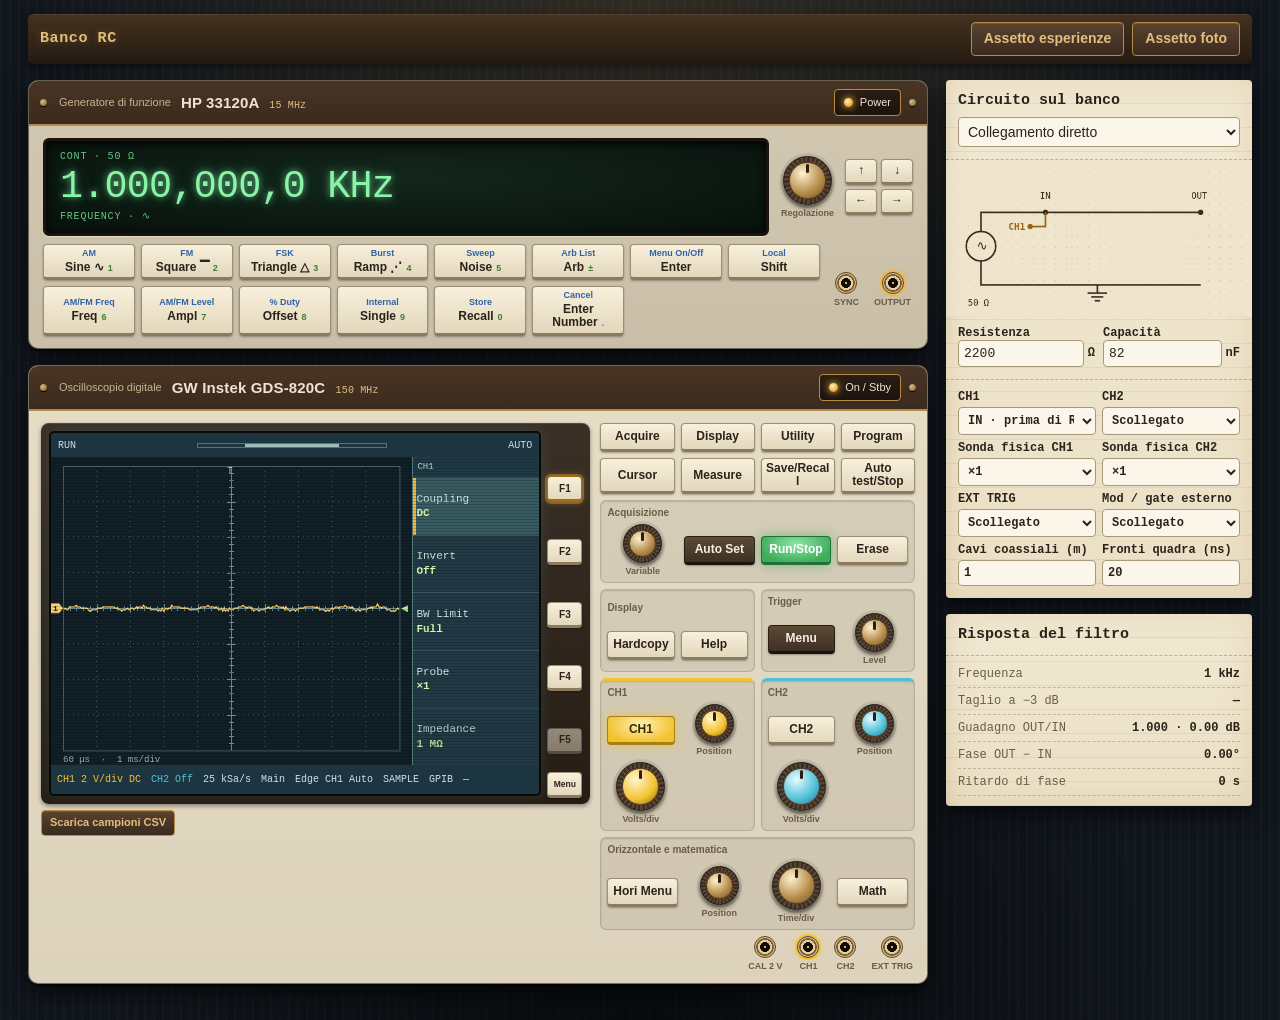
<file: index.html>
<!doctype html>
<html lang="it">
  <head>
    <meta charset="utf-8" />
    <meta name="viewport" content="width=device-width,initial-scale=1" />
    <title>Banco RC</title>
    <meta name="theme-color" content="#3a2a1f" />
    <link rel="manifest" href="manifest.webmanifest" />
    <link rel="icon" href="icons/icon.svg" type="image/svg+xml" />
    <link rel="apple-touch-icon" href="icons/icon-192.png" />
    <link rel="stylesheet" href="style.css" />
    <script defer src="physics.js"></script>
    <script defer src="bench.js"></script>
    <script defer src="pwa.js"></script>
  </head>
  <body>
    <main class="bench">
      <header class="toolbar">
        <span class="product">Banco RC</span>
        <div class="toolbar-actions">
          <button type="button" id="lab-preset">Assetto esperienze</button
          ><button type="button" id="reset-lab">Assetto foto</button>
        </div>
      </header>
      <div class="workbench">
        <div class="stack">
          <section class="instrument generator" aria-labelledby="gen-title">
            <header class="rail">
              <span>Generatore di funzione</span>
              <h2 id="gen-title">HP 33120A <small>15 MHz</small></h2>
              <button id="g-power" class="power" title="Accensione generatore">
                <i></i> Power
              </button>
            </header>
            <div class="gen-body">
              <div class="generator-screen" id="generator-screen">
                <div class="g-status" id="g-status"></div>
                <output class="g-reading" id="g-reading"></output>
                <div class="g-bottom" id="g-bottom"></div>
              </div>
              <div class="gen-manual" id="gen-manual"></div>
            </div>
            <div class="gen-bottom">
              <div class="gen-keys" id="gen-keys"></div>
              <div class="g-jacks" id="g-jacks"></div>
            </div>
          </section>
          <section class="instrument scope" aria-labelledby="scope-title">
            <header class="rail">
              <span>Oscilloscopio digitale</span>
              <h2 id="scope-title">
                GW Instek GDS-820C <small>150 MHz</small>
              </h2>
              <button id="s-power" class="power" title="Accensione o standby">
                <i></i> On / Stby
              </button>
            </header>
            <div class="scope-body">
              <div class="scope-left">
                <div class="scope-monitor">
                  <div class="lcd" id="lcd">
                    <div class="lcd-top">
                      <span id="run-state">RUN</span
                      ><span class="memory" aria-hidden="true"></span
                      ><span id="trigger-state"></span>
                    </div>
                    <div class="lcd-body">
                      <canvas
                        id="trace"
                        aria-label="Graticolo e forme d’onda di CH1 e CH2"
                      ></canvas>
                      <div id="screen-menu" class="screen-menu"></div>
                      <pre
                        class="help-pane"
                        id="help-pane"
                        hidden
                        tabindex="0"
                      ></pre>
                    </div>
                    <div class="lcd-status" id="lcd-status"></div>
                  </div>
                  <div id="scope-soft" class="scope-soft"></div>
                </div>
                <div class="under-screen">
                  <button id="csv" type="button">Scarica campioni CSV</button>
                </div>
              </div>
              <div class="scope-controls" id="scope-controls"></div>
            </div>
            <div class="scope-jacks" id="scope-jacks"></div>
          </section>
        </div>
        <aside class="sidebar">
          <section class="lab-card">
            <header>
              <h2>Circuito sul banco</h2>
              <label for="circuit" class="sr-only"
                >Configurazione circuito</label
              ><select id="circuit">
                <option value="rc">Passa-basso RC</option>
                <option value="direct">Collegamento diretto</option>
                <option value="open">Uscita scollegata</option>
              </select>
            </header>
            <canvas
              id="schematic"
              width="560"
              height="286"
              role="img"
              aria-label="Schema elettrico con resistenza in serie, condensatore verso massa e nodi IN e OUT"
            ></canvas>
            <div class="parameter-row" id="parameters">
              <label
                >Resistenza
                <span
                  ><input
                    id="resistance"
                    type="number"
                    min="1"
                    max="10000000"
                    step="any"
                    value="2200"
                  />
                  Ω</span
                ></label
              ><label
                >Capacità
                <span
                  ><input
                    id="capacitance"
                    type="number"
                    min="0.001"
                    max="10000000"
                    step="any"
                    value="82"
                  />
                  nF</span
                ></label
              >
            </div>
            <div class="patch" id="patch"></div>
          </section>
          <section class="lab-card">
            <header><h2>Risposta del filtro</h2></header>
            <dl class="results" id="response"></dl>
          </section>
        </aside>
      </div>
      <p id="notice" class="notice" role="status" hidden></p>
    </main>
  </body>
</html>
</file>
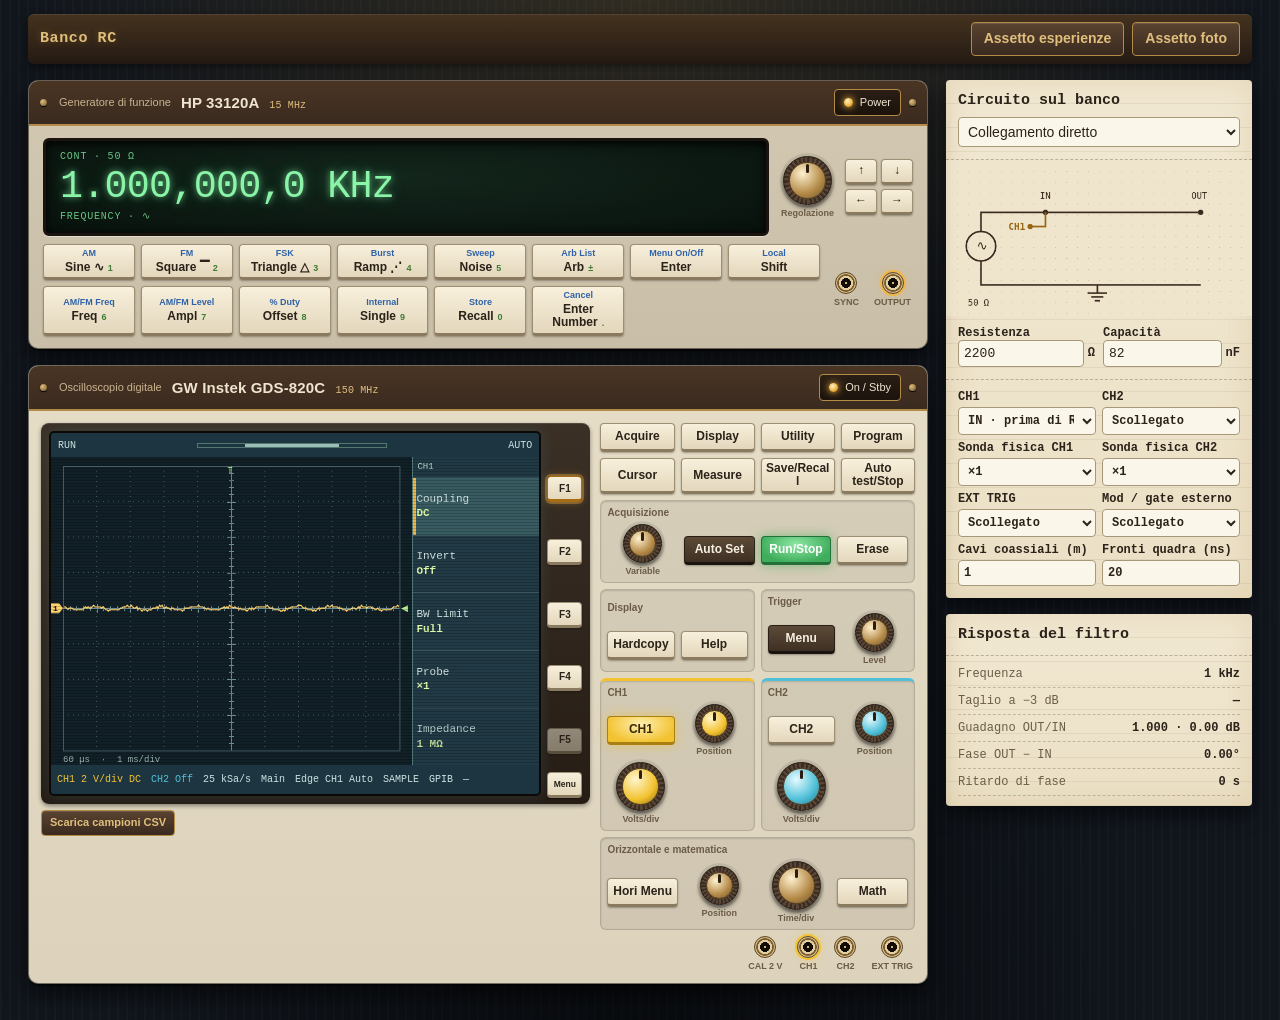
<file: banco-rc.html>
<!doctype html>
<html lang="it">
  <head>
    <meta charset="utf-8" />
    <meta name="viewport" content="width=device-width,initial-scale=1" />
    <title>Banco RC</title>
    <meta name="theme-color" content="#3a2a1f" />
    <style>
/* Banco RC: laboratorio retrò in penombra. Legno scuro, bachelite crema,
   ottone, spie a incandescenza e fosfori verdi. Solo estetica: la
   disposizione dei comandi resta quella degli strumenti. */
:root {
  color-scheme: dark;
  --night: #11161d;
  --wood: #3a2a1f;
  --wood-dark: #241a13;
  --brass: #b48a48;
  --brass-light: #e0bf7d;
  --lamp: #f2b544;
  --lamp-soft: #f2b54455;
  --bakelite: #efe5cf;
  --bakelite-edge: #9d8f74;
  --hp-panel: #c9bea7;
  --gw-panel: #ddd3bc;
  --parchment: #ebe0c5;
  --ink: #2b2219;
  --ink-quiet: #6b5c47;
  --shift: #2f62a8;
  --digit: #3e7d34;
  --vfd: #8af5a8;
  --ch1: #f2c230;
  --ch2: #4fc0d8;
  --run: #3fae5c;
  --stop: #d2483c;
  --screen: #111e27;
  --ui: "Trebuchet MS", "Gill Sans", "Segoe UI", sans-serif;
  --type: "Courier New", Courier, monospace;
  --display: ui-monospace, "SF Mono", Consolas, monospace;
}
* {
  box-sizing: border-box;
}
body {
  margin: 0;
  min-height: 100vh;
  color: var(--bakelite);
  font: 14px/1.4 var(--ui);
  background-color: var(--night);
  background-image:
    radial-gradient(ellipse 70% 55% at 50% 0%, #f2b54424, transparent 70%),
    radial-gradient(ellipse at 50% 120%, #00000099, transparent 60%),
    repeating-linear-gradient(90deg, #ffffff05 0 2px, transparent 2px 9px);
}
button,
input,
select {
  font: inherit;
  color: inherit;
  border-radius: 4px;
}
button {
  cursor: pointer;
}
button:disabled {
  cursor: default;
}
button:focus-visible,
a:focus-visible,
input:focus-visible,
select:focus-visible {
  outline: 2px solid var(--lamp);
  outline-offset: 2px;
  box-shadow: 0 0 0 5px var(--lamp-soft);
}
.bench {
  max-width: 1450px;
  margin: auto;
  padding: 14px 28px 36px;
}

/* Barra superiore: un listello di legno con due interruttori in ottone. */
.toolbar {
  display: flex;
  align-items: center;
  justify-content: space-between;
  gap: 12px;
  margin-bottom: 16px;
  padding: 8px 12px;
  border-radius: 6px;
  background: linear-gradient(#45321f, var(--wood-dark));
  box-shadow:
    inset 0 1px 0 #ffffff14,
    0 3px 10px #00000080;
}
.product {
  font: 600 15px var(--type);
  letter-spacing: 0.04em;
  color: var(--brass-light);
  text-shadow: 0 0 8px #f2b54440;
}
.toolbar-actions {
  display: flex;
  gap: 8px;
  flex-wrap: wrap;
}
.toolbar-actions button,
.under-screen button {
  padding: 6px 12px;
  border: 1px solid var(--brass);
  background: linear-gradient(#5a4330, #3a2a1f);
  color: var(--brass-light);
  font-weight: 600;
  box-shadow: inset 0 1px 0 #ffffff1c;
  transition:
    background-color 0.15s,
    box-shadow 0.15s,
    color 0.15s;
}
.toolbar-actions button:hover,
.under-screen button:hover:not(:disabled) {
  color: #fff3d6;
  box-shadow:
    inset 0 1px 0 #ffffff26,
    0 0 10px var(--lamp-soft);
}
.toolbar-actions button:active,
.under-screen button:active:not(:disabled) {
  translate: 0 1px;
  box-shadow: inset 0 2px 4px #00000080;
}
.under-screen button:disabled {
  opacity: 0.45;
}

.workbench {
  display: grid;
  grid-template-columns: minmax(0, 1fr) 306px;
  gap: 18px;
  align-items: start;
}
.stack,
.sidebar {
  display: grid;
  gap: 16px;
  min-width: 0;
}

/* Strumenti: pannelli di bachelite con cornice di legno e viti d'ottone. */
.instrument {
  position: relative;
  min-width: 0;
  overflow: hidden;
  color: var(--ink);
  border-radius: 10px;
  border: 1px solid #00000080;
  box-shadow:
    inset 0 1px 0 #ffffff66,
    0 10px 24px #000000a6,
    0 2px 0 #00000080;
}
.generator {
  background: linear-gradient(#d3c8b1, var(--hp-panel));
}
.scope {
  background: linear-gradient(#e6ddc7, var(--gw-panel));
}
.rail {
  position: relative;
  display: flex;
  align-items: center;
  gap: 10px;
  padding: 8px 14px 8px 30px;
  color: var(--bakelite);
  background: linear-gradient(#4a3524, var(--wood));
  border-bottom: 2px solid var(--brass);
}
.rail::before,
.rail::after {
  content: "";
  position: absolute;
  top: 50%;
  width: 7px;
  height: 7px;
  margin-top: -3.5px;
  border-radius: 50%;
  background: radial-gradient(circle at 35% 35%, var(--brass-light), #6c5228);
  box-shadow: 0 1px 1px #000;
}
.rail::before {
  left: 11px;
}
.rail::after {
  right: 11px;
}
.rail > span {
  font-size: 11px;
  color: #c9b48f;
}
.rail h2 {
  margin: 0;
  font: 700 15px var(--ui);
  letter-spacing: 0.01em;
}
.rail small {
  margin-left: 6px;
  font: 10px var(--type);
  color: var(--brass-light);
  white-space: nowrap;
}
.power {
  margin-left: auto;
  margin-right: 12px;
  display: flex;
  align-items: center;
  gap: 7px;
  padding: 5px 9px;
  font-size: 11px;
  white-space: nowrap;
  color: var(--bakelite);
  background: linear-gradient(#2a1e15, #1b130d);
  border: 1px solid var(--brass);
}
.power i {
  width: 9px;
  height: 9px;
  border-radius: 50%;
  background: #4b2c22;
  box-shadow: inset 0 1px 2px #000;
  transition:
    background-color 0.2s,
    box-shadow 0.2s;
}
.power.live i {
  background: radial-gradient(circle at 40% 35%, #fff2c8, var(--lamp) 55%, #b46d12);
  box-shadow:
    0 0 6px var(--lamp),
    0 0 14px var(--lamp-soft);
}

/* Generatore: display a fluorescenza e legende blu (Shift) e verdi (cifre). */
.gen-body {
  display: grid;
  grid-template-columns: minmax(0, 1fr) auto;
  gap: 12px;
  padding: 12px 14px 8px;
}
.generator-screen {
  display: flex;
  flex-direction: column;
  justify-content: space-between;
  min-height: 91px;
  padding: 9px 14px;
  font-family: var(--display);
  color: var(--vfd);
  background: radial-gradient(ellipse at 50% 40%, #13261c, #08110c);
  border: 3px solid #1b130d;
  border-radius: 6px;
  box-shadow:
    inset 0 2px 10px #000,
    0 1px 0 #ffffff66;
}
.g-status,
.g-bottom {
  min-height: 1.18em;
  font-size: 10px;
  letter-spacing: 0.08em;
  color: #67c486;
}
.g-reading {
  font-size: clamp(23px, 3vw, 39px);
  line-height: 1.2;
  letter-spacing: -0.02em;
  text-shadow:
    0 0 6px #8af5a8aa,
    0 0 18px #3ddc7a55;
  overflow-wrap: anywhere;
}
.g-reading .flash {
  animation: digit-flash 1s steps(1) infinite;
}
@keyframes digit-flash {
  50% {
    opacity: 0.25;
  }
}
@media (prefers-reduced-motion: reduce) {
  .g-reading .flash {
    animation: none;
    text-decoration: underline;
  }
}
.gen-manual {
  display: flex;
  align-items: center;
  gap: 11px;
}
.gen-bottom {
  display: grid;
  grid-template-columns: minmax(0, 1fr) auto;
  gap: 12px;
  padding: 0 14px 12px;
}
.gen-keys {
  display: grid;
  grid-template-columns: repeat(8, minmax(0, 1fr));
  gap: 6px;
}

/* Tasti in bachelite: si abbassano quando premuti, si accendono come spie. */
.key {
  min-width: 0;
  min-height: 33px;
  padding: 3px 4px;
  font: 600 clamp(9px, 1vw, 12px) / 1.1 var(--ui);
  color: var(--ink);
  overflow-wrap: anywhere;
  background: linear-gradient(#f8f0dc, #e3d7bc);
  border: 1px solid var(--bakelite-edge);
  border-bottom: 3px solid #8a7b60;
  box-shadow: 0 1px 2px #0000004d;
  transition:
    background 0.12s,
    color 0.12s,
    box-shadow 0.12s,
    border-color 0.12s;
}
.key:hover:not(:disabled) {
  background: linear-gradient(#fff8e8, #ece1c7);
  box-shadow:
    0 1px 2px #0000004d,
    0 0 0 2px #f2b54433;
}
.key:active:not(:disabled) {
  translate: 0 2px;
  border-bottom-width: 1px;
  box-shadow: inset 0 2px 4px #00000059;
}
.key:disabled {
  opacity: 0.5;
}
.key .alt {
  display: block;
  margin-bottom: 3px;
  font: 600 9px var(--ui);
  color: var(--shift);
  transition:
    color 0.12s,
    background-color 0.12s;
}
.key .digit {
  margin-left: 4px;
  font: 700 9px var(--ui);
  color: var(--digit);
  transition:
    color 0.12s,
    background-color 0.12s;
}
/* Shift acceso: le funzioni blu si illuminano, le principali si attenuano. */
.generator.shift .gen-keys .key {
  color: #8d8270;
}
.generator.shift .gen-keys .key .alt {
  color: #fff;
  background: var(--shift);
  border-radius: 3px;
  box-shadow: 0 0 8px #2f62a899;
}
/* Enter Number: le cifre verdi diventano i tasti del tastierino. */
.generator.entry .gen-keys .key .digit {
  padding: 0 4px;
  color: #fff;
  background: var(--digit);
  border-radius: 3px;
  box-shadow: 0 0 8px #3e7d3499;
}
.key.slate {
  color: #f6f0e2;
  background: linear-gradient(#5d4a37, #3e3024);
  border-color: #2a1f16;
  border-bottom-color: #1b130d;
}
.key.slate:hover:not(:disabled) {
  background: linear-gradient(#6b5641, #47372a);
}
/* Spie: ambra per i tasti attivi, verde e rosso per Run/Stop. */
.key.active {
  color: #2b1a05;
  background: radial-gradient(ellipse at 50% 30%, #ffe3a3, var(--lamp) 70%);
  border-color: #a66d14;
  box-shadow:
    0 0 10px var(--lamp-soft),
    inset 0 0 6px #fff4d088;
}
.key.active .alt,
.key.active .digit {
  color: #4a2e08;
}
#g-shift.active {
  color: #fff;
  background: radial-gradient(ellipse at 50% 30%, #6d9be0, var(--shift) 75%);
  border-color: #1f467d;
  box-shadow: 0 0 12px #2f62a8aa;
}
#g-shift.active .alt {
  color: #e2ecff;
}
#s-run.active {
  color: #fff;
  background: radial-gradient(ellipse at 50% 30%, #8ee6a4, var(--run) 75%);
  border-color: #23703a;
  box-shadow: 0 0 12px #3fae5c99;
}
#s-run.stopped {
  color: #fff;
  background: radial-gradient(ellipse at 50% 30%, #f29a8f, var(--stop) 75%);
  border-color: #8a2a22;
  box-shadow: 0 0 12px #d2483c99;
}
.key.ch1.active {
  color: #3b2c05;
  background: radial-gradient(ellipse at 50% 30%, #fff0b0, var(--ch1) 75%);
  border-color: #a77f12;
  box-shadow: 0 0 12px #f2c23099;
}
.key.ch2.active {
  color: #0c3440;
  background: radial-gradient(ellipse at 50% 30%, #bff0fb, var(--ch2) 75%);
  border-color: #2b7f93;
  box-shadow: 0 0 12px #4fc0d899;
}
#s-math.active {
  color: #3a0f38;
  background: radial-gradient(ellipse at 50% 30%, #fbd6f9, #e59ce1 75%);
  border-color: #a25a9e;
  box-shadow: 0 0 12px #e59ce199;
}
.arrowpad {
  display: grid;
  grid-template-columns: repeat(2, 32px);
  gap: 4px;
}
.arrowpad .key {
  min-height: 26px;
}

/* Manopole zigrinate con cappuccio in ottone; colorate sui canali. */
.knob-wrap {
  display: flex;
  flex-direction: column;
  align-items: center;
  justify-content: center;
  gap: 3px;
  min-width: 0;
  text-align: center;
}
.dial {
  position: relative;
  flex: 0 0 auto;
  width: 39px;
  height: 39px;
  border-radius: 50%;
  border: 1px solid #1f1710;
  background: repeating-conic-gradient(#3b2d22 0deg 6deg, #5a4636 6deg 12deg);
  box-shadow:
    0 3px 4px #0000008c,
    0 0 0 3px #00000014;
  touch-action: none;
  cursor: grab;
  transform: rotate(var(--angle, 0deg));
  transition: box-shadow 0.15s;
}
.dial:active {
  cursor: grabbing;
}
.dial:hover {
  box-shadow:
    0 3px 4px #0000008c,
    0 0 0 3px var(--lamp-soft);
}
.dial.large {
  width: 49px;
  height: 49px;
}
.dial::before {
  content: "";
  position: absolute;
  inset: 5px;
  border-radius: 50%;
  background: radial-gradient(circle at 35% 30%, #fff1cf, var(--brass) 60%, #6e5429);
  border: 1px solid #5b4422;
}
.dial::after {
  content: "";
  position: absolute;
  top: 7px;
  left: calc(50% - 1.5px);
  width: 3px;
  height: 9px;
  border-radius: 3px;
  background: #2b1d10;
}
.section-ch1 .dial::before {
  background: radial-gradient(circle at 35% 30%, #fff6cf, var(--ch1) 60%, #8f6d0c);
}
.section-ch2 .dial::before {
  background: radial-gradient(circle at 35% 30%, #e6fbff, var(--ch2) 60%, #22758a);
}
.knob-wrap span {
  font: 600 9px var(--ui);
  color: var(--ink-quiet);
}

/* Connettori BNC: l'anello si accende col colore del segnale collegato. */
.g-jacks,
.scope-jacks {
  display: flex;
  align-items: center;
  gap: 11px;
}
.jack {
  display: flex;
  flex-direction: column;
  align-items: center;
  gap: 3px;
  padding: 2px;
  border: 0;
  background: none;
  font: 700 9px var(--ui);
  color: var(--ink-quiet);
  white-space: nowrap;
}
.jack i {
  width: 22px;
  height: 22px;
  border-radius: 50%;
  border: 1px solid #5b4422;
  background: radial-gradient(
    circle,
    #d8b36b 0 8%,
    #120c08 9% 34%,
    #e3cf9f 36% 49%,
    #7a5c30 52% 60%,
    #d6bd85 64% 77%,
    #6e5429 78%
  );
  transition: box-shadow 0.2s;
}
.jack:hover i {
  box-shadow: 0 0 0 3px var(--lamp-soft);
}
.jack.connected i {
  box-shadow:
    0 0 0 2px var(--lamp),
    0 0 10px var(--lamp-soft);
}
#bnc-ch1.connected i {
  box-shadow:
    0 0 0 2px var(--ch1),
    0 0 10px #f2c23088;
}
#bnc-ch2.connected i {
  box-shadow:
    0 0 0 2px var(--ch2),
    0 0 10px #4fc0d888;
}

/* Oscilloscopio: cornice scura e schermo con righe di scansione. */
.scope-body {
  display: grid;
  grid-template-columns: minmax(0, 1fr) 36%;
  gap: 10px;
  padding: 12px 12px 0;
}
.scope-monitor {
  display: grid;
  grid-template-columns: minmax(0, 1fr) 35px;
  gap: 6px;
  padding: 8px;
  border-radius: 8px;
  background: linear-gradient(#3b3026, #261d15);
  box-shadow:
    inset 0 1px 0 #ffffff1f,
    0 2px 4px #00000066;
}
.lcd {
  min-width: 0;
  overflow: hidden;
  color: #cce2e3;
  font: 10px var(--display);
  background: var(--screen);
  border: 2px solid #0b0806;
  border-radius: 5px;
  box-shadow:
    0 0 14px #4fc0d826,
    inset 0 0 18px #000000a6;
}
.lcd-top {
  display: flex;
  align-items: center;
  justify-content: space-between;
  gap: 7px;
  height: 24px;
  padding: 0 7px;
  white-space: nowrap;
  background: #1d3540;
}
.memory {
  position: relative;
  width: 40%;
  height: 5px;
  border: 1px solid #52776f;
}
.memory::before {
  content: "";
  position: absolute;
  inset: 0 var(--view-right, 25%) 0 var(--view-left, 25%);
  background: #9abeb7;
}
.lcd-body {
  position: relative;
  display: grid;
  grid-template-columns: minmax(0, 1fr) 26%;
  height: clamp(218px, 24vw, 311px);
}
.lcd-body::after {
  content: "";
  position: absolute;
  inset: 0;
  pointer-events: none;
  background: repeating-linear-gradient(#00000000 0 2px, #0000002e 2px 3px);
}
.no-menu .lcd-body {
  grid-template-columns: minmax(0, 1fr);
}
#trace {
  display: block;
  width: 100%;
  height: 100%;
  min-width: 0;
}
.screen-menu {
  display: grid;
  grid-template-rows: 20px repeat(5, minmax(0, 1fr));
  min-width: 0;
  background: #213945;
  border-left: 1px solid #557e7f;
}
.screen-menu[hidden],
.help-pane[hidden],
.notice[hidden] {
  display: none;
}
.screen-title {
  padding: 5px 4px;
  overflow: hidden;
  font-size: 9px;
  color: #bddecf;
  white-space: nowrap;
  text-overflow: ellipsis;
}
.softrow {
  padding: 2px 3px;
  overflow: hidden;
  text-align: left;
  white-space: normal;
  font: clamp(8px, 0.9vw, 11px) / 1.15 var(--display);
  color: #d5e9e6;
  background: #223a46;
  border: 0;
  border-top: 1px solid #39555e;
  border-radius: 0;
  transition: background-color 0.12s;
}
.softrow:hover:not(:disabled) {
  background: #2c4a57;
}
.softrow b {
  display: block;
  margin-top: 2px;
  font-weight: 550;
  color: #ddf9aa;
  overflow-wrap: anywhere;
}
.softrow.selected {
  background: #385b61;
  box-shadow: inset 3px 0 0 var(--lamp);
}
.softrow:disabled {
  opacity: 0.84;
}
.help-pane {
  position: absolute;
  inset: 0 26% 0 0;
  margin: 0;
  padding: 10px;
  overflow: auto;
  white-space: pre-wrap;
  line-height: 1.6;
  background: #172b35;
}
.no-menu .help-pane {
  right: 0;
}
.lcd-status {
  display: flex;
  flex-wrap: wrap;
  align-items: center;
  gap: 5px 10px;
  min-height: 30px;
  padding: 4px 6px;
  line-height: 1.1;
  background: #1d3540;
}
.lcd-status span:first-child {
  color: var(--ch1);
}
.lcd-status span:nth-child(2) {
  color: var(--ch2);
}
.lcd.off .lcd-top,
.lcd.off .lcd-body,
.lcd.off .lcd-status {
  visibility: hidden;
}
.scope-soft {
  display: grid;
  grid-template-rows: repeat(5, 1fr) 22px;
  gap: 4px;
  align-items: center;
  padding-top: 29px;
}
.scope-soft .key {
  min-height: 26px;
  padding-inline: 0;
  font: 700 10px var(--ui);
  white-space: nowrap;
  overflow-wrap: normal;
}
#menu-toggle {
  font-size: 8.5px;
}
/* Il tasto F accanto alla voce selezionata si accende come la voce. */
.scope-soft .key.selected {
  border-color: #a66d14;
  box-shadow:
    0 0 0 2px var(--lamp-soft),
    0 0 8px var(--lamp-soft);
}
.under-screen {
  display: flex;
  align-items: center;
  gap: 8px;
  padding-top: 6px;
}
.under-screen button {
  padding: 4px 8px;
  font-size: 11px;
}
.scope-controls {
  display: grid;
  grid-template-columns: repeat(4, minmax(0, 1fr));
  align-content: start;
  gap: 6px;
}
.scope-controls .key {
  min-height: 29px;
}
.control-group {
  grid-column: span 2;
  display: grid;
  grid-template-columns: repeat(2, minmax(0, 1fr));
  align-items: center;
  gap: 6px;
  min-width: 0;
  padding: 6px;
  background: #00000010;
  border: 1px solid #00000024;
  border-radius: 6px;
  box-shadow: inset 0 1px 2px #00000026;
}
.control-group.full {
  grid-column: span 4;
  grid-template-columns: repeat(4, minmax(0, 1fr));
}
.control-group h3 {
  grid-column: 1/-1;
  margin: 0;
  font: 700 10px var(--ui);
  color: var(--ink-quiet);
}
.section-ch1 {
  border-top: 3px solid var(--ch1);
}
.section-ch2 {
  border-top: 3px solid var(--ch2);
}
.scope-jacks {
  justify-content: flex-end;
  padding: 4px 12px 10px;
}

/* Schede laterali: fogli di quaderno battuti a macchina. */
.lab-card {
  overflow: hidden;
  color: var(--ink);
  border-radius: 4px;
  background:
    repeating-linear-gradient(#00000000 0 23px, #6b5c4718 23px 24px),
    linear-gradient(#f1e8d2, var(--parchment));
  box-shadow:
    0 8px 20px #00000099,
    inset 0 0 30px #b48a4830;
}
.lab-card header {
  display: grid;
  gap: 8px;
  padding: 12px;
  border-bottom: 1px dashed #6b5c4766;
}
.lab-card h2 {
  margin: 0;
  font: 700 15px var(--type);
}
.lab-card select,
.lab-card input {
  width: 100%;
  min-width: 0;
  padding: 5px;
  color: var(--ink);
  background: #fbf6ea;
  border: 1px solid #a8987a;
}
.lab-card select:hover,
.lab-card input:hover {
  border-color: var(--brass);
}
.lab-card input:invalid {
  border-color: var(--stop);
  box-shadow: 0 0 0 2px #d2483c33;
}
.lab-card label {
  font: 600 12px var(--type);
}
.parameter-row {
  display: grid;
  grid-template-columns: 1fr 1fr;
  gap: 8px;
  padding: 10px 12px 12px;
}
.parameter-row label span {
  display: flex;
  align-items: center;
  gap: 4px;
}
.parameter-row input {
  font: 13px var(--type);
}
#schematic {
  display: block;
  width: 100%;
  height: auto;
}
.patch {
  display: grid;
  grid-template-columns: 1fr 1fr;
  gap: 6px;
  padding: 10px 12px 12px;
  border-top: 1px dashed #6b5c4766;
  font-size: 11px;
}
.patch label {
  display: grid;
  gap: 3px;
}
.results {
  margin: 0;
  padding: 5px 12px 10px;
}
.results div {
  display: flex;
  justify-content: space-between;
  gap: 6px;
  padding: 6px 0;
  border-bottom: 1px dashed #6b5c4755;
}
.results dt {
  font: 12px var(--type);
  color: var(--ink-quiet);
}
.results dd {
  margin: 0;
  font: 700 12px var(--type);
  text-align: right;
  font-variant-numeric: tabular-nums;
}

/* Avvisi: un cartellino che si accende in basso a destra. */
.notice {
  position: fixed;
  left: 14px;
  bottom: 14px;
  z-index: 5;
  max-width: min(400px, 90vw);
  padding: 10px 14px;
  color: var(--bakelite);
  background: linear-gradient(#45321f, var(--wood-dark));
  border: 1px solid var(--brass);
  border-left: 4px solid var(--lamp);
  border-radius: 5px;
  box-shadow: 0 6px 16px #000000b3;
}
.sr-only {
  position: absolute;
  width: 1px;
  height: 1px;
  overflow: hidden;
  clip-path: inset(50%);
}
dialog {
  max-width: min(360px, 90vw);
  padding: 17px;
  color: var(--ink);
  background: linear-gradient(#f1e8d2, var(--parchment));
  border: 1px solid var(--brass);
  border-radius: 6px;
  box-shadow: 0 12px 36px #000000b3;
}
dialog::backdrop {
  background: #0b0f14b3;
}
dialog h2 {
  margin: 0;
  font: 700 18px var(--type);
}
dialog form,
dialog label {
  display: grid;
  gap: 8px;
}
dialog form > div {
  display: flex;
  justify-content: flex-end;
  gap: 8px;
}
dialog input,
dialog select {
  padding: 5px;
  color: var(--ink);
  background: #fbf6ea;
  border: 1px solid #a8987a;
}

@media (max-width: 1200px) {
  .workbench {
    grid-template-columns: minmax(0, 1fr) 250px;
  }
  .bench {
    padding-inline: 20px;
  }
}
@media (max-width: 1000px) {
  .workbench {
    grid-template-columns: 1fr;
  }
  .sidebar {
    grid-template-columns: 1fr 1fr;
  }
  .lcd-body {
    height: clamp(230px, 34vw, 330px);
  }
  .key {
    font-size: 11px;
  }
}
@media (max-width: 620px) {
  .bench {
    padding: 10px 16px 24px;
  }
  .toolbar {
    padding: 6px 8px;
  }
  .toolbar-actions button {
    padding: 5px 8px;
    font-size: 12px;
  }
  .rail > span {
    display: none;
  }
  .gen-keys {
    grid-template-columns: repeat(4, minmax(0, 1fr));
  }
  .gen-body,
  .gen-bottom {
    gap: 6px;
    padding-inline: 8px;
  }
  .generator-screen {
    padding-inline: 7px;
  }
  .scope-body {
    grid-template-columns: 1fr;
    padding-inline: 6px;
  }
  .scope-controls .key {
    min-height: 33px;
  }
  .sidebar {
    grid-template-columns: 1fr;
  }
  .lcd-body {
    height: 230px;
  }
  .screen-title {
    font-size: 8px;
  }
  .softrow {
    font-size: 9px;
  }
}
@media (prefers-reduced-motion: reduce) {
  .key,
  .dial,
  .jack i,
  .power i,
  .softrow {
    transition: none;
  }
}
    </style>
  </head>
  <body>
    <main class="bench">
      <header class="toolbar">
        <span class="product">Banco RC</span>
        <div class="toolbar-actions">
          <button type="button" id="lab-preset">Assetto esperienze</button
          ><button type="button" id="reset-lab">Assetto foto</button>
        </div>
      </header>
      <div class="workbench">
        <div class="stack">
          <section class="instrument generator" aria-labelledby="gen-title">
            <header class="rail">
              <span>Generatore di funzione</span>
              <h2 id="gen-title">HP 33120A <small>15 MHz</small></h2>
              <button id="g-power" class="power" title="Accensione generatore">
                <i></i> Power
              </button>
            </header>
            <div class="gen-body">
              <div class="generator-screen" id="generator-screen">
                <div class="g-status" id="g-status"></div>
                <output class="g-reading" id="g-reading"></output>
                <div class="g-bottom" id="g-bottom"></div>
              </div>
              <div class="gen-manual" id="gen-manual"></div>
            </div>
            <div class="gen-bottom">
              <div class="gen-keys" id="gen-keys"></div>
              <div class="g-jacks" id="g-jacks"></div>
            </div>
          </section>
          <section class="instrument scope" aria-labelledby="scope-title">
            <header class="rail">
              <span>Oscilloscopio digitale</span>
              <h2 id="scope-title">
                GW Instek GDS-820C <small>150 MHz</small>
              </h2>
              <button id="s-power" class="power" title="Accensione o standby">
                <i></i> On / Stby
              </button>
            </header>
            <div class="scope-body">
              <div class="scope-left">
                <div class="scope-monitor">
                  <div class="lcd" id="lcd">
                    <div class="lcd-top">
                      <span id="run-state">RUN</span
                      ><span class="memory" aria-hidden="true"></span
                      ><span id="trigger-state"></span>
                    </div>
                    <div class="lcd-body">
                      <canvas
                        id="trace"
                        aria-label="Graticolo e forme d’onda di CH1 e CH2"
                      ></canvas>
                      <div id="screen-menu" class="screen-menu"></div>
                      <pre
                        class="help-pane"
                        id="help-pane"
                        hidden
                        tabindex="0"
                      ></pre>
                    </div>
                    <div class="lcd-status" id="lcd-status"></div>
                  </div>
                  <div id="scope-soft" class="scope-soft"></div>
                </div>
                <div class="under-screen">
                  <button id="csv" type="button">Scarica campioni CSV</button>
                </div>
              </div>
              <div class="scope-controls" id="scope-controls"></div>
            </div>
            <div class="scope-jacks" id="scope-jacks"></div>
          </section>
        </div>
        <aside class="sidebar">
          <section class="lab-card">
            <header>
              <h2>Circuito sul banco</h2>
              <label for="circuit" class="sr-only"
                >Configurazione circuito</label
              ><select id="circuit">
                <option value="rc">Passa-basso RC</option>
                <option value="direct">Collegamento diretto</option>
                <option value="open">Uscita scollegata</option>
              </select>
            </header>
            <canvas
              id="schematic"
              width="560"
              height="286"
              role="img"
              aria-label="Schema elettrico con resistenza in serie, condensatore verso massa e nodi IN e OUT"
            ></canvas>
            <div class="parameter-row" id="parameters">
              <label
                >Resistenza
                <span
                  ><input
                    id="resistance"
                    type="number"
                    min="1"
                    max="10000000"
                    step="any"
                    value="2200"
                  />
                  Ω</span
                ></label
              ><label
                >Capacità
                <span
                  ><input
                    id="capacitance"
                    type="number"
                    min="0.001"
                    max="10000000"
                    step="any"
                    value="82"
                  />
                  nF</span
                ></label
              >
            </div>
            <div class="patch" id="patch"></div>
          </section>
          <section class="lab-card">
            <header><h2>Risposta del filtro</h2></header>
            <dl class="results" id="response"></dl>
          </section>
        </aside>
      </div>
      <p id="notice" class="notice" role="status" hidden></p>
    </main>
    <script>
"use strict";

const Physics = (() => {
  const TAU = 2 * Math.PI;
  const clamp = (x, min, max) => Math.min(max, Math.max(min, x));
  const frac = (x) => x - Math.floor(x);
  const mix = (a, b, f) => a + (b - a) * f;

  // Costanti fisiche del banco.
  // GDS-820C: ingresso 1 MΩ ±2 % con circa 22 pF (manuale, cap. 8).
  // Cavo coassiale RG-58 C/U: circa 101 pF/m (valore nominale di catalogo).
  // Sonda ×10 compensata: 10 MΩ con 10–15 pF alla punta (dispense del corso).
  // Accoppiamento AC: banda da 10 Hz a −3 dB (manuale, cap. 8).
  // Cavo RG-58: 50 Ω, fattore di velocità 0,66, cioè circa 5 ns/m.
  const SCOPE_R = 1e6,
    SCOPE_C = 22e-12,
    CABLE_C_PER_M = 101e-12,
    CABLE_DELAY_PER_M = 1 / (0.66 * 299792458),
    PROBE_TIP_C = 13e-12,
    AC_CORNER_HZ = 10;
  // Fronti del generatore (User's Guide, cap. 8): quadra < 20 ns,
  // triangolo, rampa e arbitrarie 40 ns tipici. La sinusoide è piatta.
  const EDGE_DEFAULT = 20e-9,
    EDGE_SLOW = 40e-9;
  const cableDelay = (lab) => (lab.cable ?? 1) * CABLE_DELAY_PER_M;
  function edgeTau(g, lab) {
    if (g.wave === "SQUARE") return (lab.genEdge ?? EDGE_DEFAULT) / 2.2;
    if (["TRIANGLE", "RAMP", "ARB"].includes(g.wave)) return EDGE_SLOW / 2.2;
    return 0;
  }

  const defaults = {
    "EXP RISE": (p) => Math.exp(5 * (p - 1)),
    "EXP FALL": (p) => Math.exp(-5 * p),
    "NEG RAMP": (p) => 1 - 2 * p,
    SINC: (p) => {
      const x = 6 * (2 * p - 1) * Math.PI;
      return Math.abs(x) < 1e-9 ? 1 : Math.sin(x) / x;
    },
    CARDIAC: (p) => {
      const peaks = [
        [0.18, 0.13, 0.038],
        [0.38, -0.14, 0.017],
        [0.41, 1, 0.014],
        [0.44, -0.24, 0.02],
        [0.68, 0.25, 0.065],
      ];
      return peaks.reduce(
        (sum, [center, height, width]) =>
          sum + height * Math.exp(-((p - center) ** 2) / (2 * width ** 2)),
        0,
      );
    },
  };
  const factoryArbs = Object.fromEntries(
    Object.entries(defaults).map(([name, fn]) => [
      name,
      Array.from({ length: 512 }, (_, i) => fn(i / 511)),
    ]),
  );
  const normalizations = new WeakMap();
  function arbValue(points, p) {
    if (!normalizations.has(points)) {
      // Ciclo, non Math.min(...points): array lunghi superano lo stack.
      let lo = Infinity,
        hi = -Infinity;
      for (const v of points) {
        lo = Math.min(lo, v);
        hi = Math.max(hi, v);
      }
      normalizations.set(points, [lo, hi]);
    }
    const [lo, hi] = normalizations.get(points);
    const i = p * points.length;
    return hi === lo
      ? 0
      : (2 *
          (mix(
            points[Math.floor(i)],
            points[(Math.floor(i) + 1) % points.length],
            frac(i),
          ) -
            lo)) /
          (hi - lo) -
          1;
  }
  function noise(i) {
    let n = (i | 0) ^ 0x11fb972c;
    n = Math.imul(n ^ (n >>> 16), 0x45d9f3b);
    n = Math.imul(n ^ (n >>> 16), 0x45d9f3b);
    return ((n ^ (n >>> 16)) >>> 0) / 2147483648 - 1;
  }
  function shape(name, phase, duty = 50, points = factoryArbs["EXP RISE"]) {
    const p = frac(phase);
    switch (name) {
      case "SINE":
        return Math.sin(TAU * p);
      case "SQUARE":
        return p < duty / 100 ? 1 : -1;
      case "TRIANGLE":
        return 1 - 4 * Math.abs(p - 0.5);
      case "RAMP":
        return 2 * p - 1;
      case "ARB":
        return arbValue(points, p);
      case "NOISE":
        return noise(Math.floor(phase));
      default:
        return 0;
    }
  }
  function source(g, t, external) {
    if (!g.on) return 0;
    const { freq, amp, offset, wave, mode, settings } = g;
    const scale = g.term === "50 Ω" ? 2 : 1;
    const modTime = g.singleMode ? t - g.firedAt : t;
    const fmFreq = g.fmFreq ?? g.modFreq;
    let phase = t * freq,
      amplitude = amp / 2;
    if (mode === "AM") {
      const m =
        settings.amSource === "INT"
          ? shape(settings.amShape, t * g.modFreq)
          : external(t);
      // Profondità 0 %: metà dell'ampiezza impostata; 100 %: l'ampiezza
      // impostata al picco della modulante (User's Guide, «Modulation Depth»).
      amplitude *= (1 + (g.depth / 100) * m) / 2;
    }
    if (mode === "FM") {
      // Integrale della modulante: la fase resta continua.
      const cycles = t * fmFreq;
      const integral = periodicPrimitive(settings.fmShape, cycles);
      phase += (g.deviation * integral) / fmFreq;
    }
    if (mode === "FSK") {
      if (settings.fskSource === "INT") {
        const elapsed = t * settings.fskRate;
        const high =
          (Math.floor(elapsed / 2) + Math.max(0, frac(elapsed / 2) * 2 - 1)) /
          settings.fskRate;
        phase += (settings.fskFreq - freq) * high;
      } else {
        const elapsed = t * (external.periodHz ?? 0);
        if (elapsed) {
          const high =
            (Math.floor(elapsed) / 2 + Math.min(0.5, frac(elapsed))) /
            external.periodHz;
          phase += (settings.fskFreq - freq) * high;
        }
      }
    }
    if (mode === "BURST") {
      const elapsed = g.singleMode
        ? modTime
        : frac(t * settings.burstRate) / settings.burstRate;
      const start = settings.burstPhase / 360;
      if (settings.burstSource === "EXT") {
        phase = t * freq + start;
        if (external(t) <= 0) phase = start;
      } else {
        phase =
          elapsed < 0 || elapsed * freq >= settings.burstCount
            ? start
            : elapsed * freq + start;
      }
    }
    if (mode === "SWEEP") {
      const { startFreq, stopFreq, sweepTime, sweepMode } = settings;
      const x = g.singleMode
        ? clamp(modTime, 0, sweepTime)
        : frac(t / sweepTime) * sweepTime;
      const logRatio = Math.log(stopFreq / startFreq);
      phase =
        sweepMode === "LOG" && Math.abs(logRatio) > 1e-10
          ? (startFreq * sweepTime * Math.expm1((logRatio * x) / sweepTime)) /
            logRatio
          : startFreq * x + ((stopFreq - startFreq) * x * x) / (2 * sweepTime);
      const totalPhase =
        sweepMode === "LOG" && Math.abs(logRatio) > 1e-10
          ? (sweepTime * (stopFreq - startFreq)) / logRatio
          : (sweepTime * (startFreq + stopFreq)) / 2;
      phase += g.singleMode
        ? Math.min(0, modTime) * startFreq +
          Math.max(0, modTime - sweepTime) * stopFreq
        : Math.floor(t / sweepTime) * totalPhase;
    }
    if (wave === "NOISE") phase = t * 20e6;
    return (
      scale *
      (offset +
        amplitude *
          shape(wave, phase, g.duty, g.arbs[g.arb] ?? factoryArbs[g.arb]))
    );
  }
  const primitives = {};
  function periodicPrimitive(name, phase) {
    if (name === "SINE") return (1 - Math.cos(TAU * phase)) / TAU;
    if (!primitives[name]) {
      const values = [0];
      for (let i = 0; i < 1024; i++)
        values.push(values.at(-1) + shape(name, (i + 0.5) / 1024) / 1024);
      primitives[name] = values;
    }
    const values = primitives[name];
    const pos = 1024 * frac(phase),
      i = Math.floor(pos);
    return (
      Math.floor(phase) * values.at(-1) +
      mix(values[i], values[i + 1], frac(pos))
    );
  }

  const cAdd = (a, b) => [a[0] + b[0], a[1] + b[1]];
  const cMul = (a, b) => [a[0] * b[0] - a[1] * b[1], a[0] * b[1] + a[1] * b[0]];
  const cDiv = (a, b) => {
    const d = b[0] * b[0] + b[1] * b[1];
    return [(a[0] * b[0] + a[1] * b[1]) / d, (a[1] * b[0] - a[0] * b[1]) / d];
  };
  const polar = (z) => ({
    gain: Math.hypot(...z),
    phase: Math.atan2(z[1], z[0]),
  });

  // Carico di un ingresso: cavo BNC diretto (×1) oppure sonda compensata.
  function inputLoad(probe) {
    return probe === 1
      ? { conductance: 1 / SCOPE_R, cap: SCOPE_C, cable: true }
      : { conductance: 1 / (probe * SCOPE_R), cap: PROBE_TIP_C, cable: false };
  }
  function load(lab, node) {
    const cable = CABLE_C_PER_M * (lab.cable ?? 1);
    const direct = lab.circuit === "direct";
    const here = (n) => n === node || (direct && node === "in" && n === "out");
    // Nel collegamento diretto il cavo del generatore entra nel primo canale.
    let shared = direct && node === "in";
    let conductance = 0,
      cap = 0;
    for (const c of lab.channels) {
      if (!here(c.node)) continue;
      const input = inputLoad(c.probe);
      conductance += input.conductance;
      cap += input.cap;
      if (input.cable) {
        if (shared) shared = false;
        else cap += cable;
      }
    }
    if (here(lab.ext)) {
      conductance += 1 / SCOPE_R;
      cap += SCOPE_C + cable;
    }
    // Il cavo del generatore è una linea adattata (Rs = Z0 = 50 Ω): al suo
    // capo il nodo vede di nuovo 50 Ω con la tensione ritardata, senza la
    // capacità del cavo. I cavi verso l'oscilloscopio sono tronchi aperti:
    // fino a circa 20 MHz per 1–2 m equivalgono alla loro capacità.
    return { conductance, cap };
  }

  function transfer(lab, hz) {
    if (lab.circuit === "open")
      return [
        [0, 0],
        [0, 0],
      ];
    const delay = TAU * hz * cableDelay(lab);
    const lag = [Math.cos(delay), -Math.sin(delay)];
    return nodeTransfer(lab, hz).map((h) => cMul(h, lag));
  }
  function nodeTransfer(lab, hz) {
    const input = load(lab, "in"),
      output = load(lab, "out");
    const w = TAU * hz;
    const yi = [input.conductance, w * input.cap];
    if (lab.circuit === "direct") {
      const h = cDiv([1, 0], cAdd([1, 0], cMul([50, 0], yi)));
      return [h, h];
    }
    const yo = [output.conductance, w * (output.cap + lab.c)];
    const ratio = cDiv([1, 0], cAdd([1, 0], cMul([lab.r, 0], yo)));
    const h1 = cDiv(
      [1, 0],
      cAdd([1, 0], cMul([50, 0], cAdd(yi, cMul(yo, ratio)))),
    );
    return [h1, cMul(h1, ratio)];
  }

  function response(lab, hz) {
    const pair = transfer(lab, hz);
    const ratio = pair[0][0] || pair[0][1] ? cDiv(pair[1], pair[0]) : [0, 0];
    const out = load(lab, "out");
    return {
      ...polar(ratio),
      cutoff:
        lab.circuit === "rc"
          ? (1 / lab.r + out.conductance) / (TAU * (lab.c + out.cap))
          : Infinity,
    };
  }

  // Integratore esatto del circuito per un ingresso costante su ogni passo:
  // transitions(lab)(dt) restituisce il passo di durata dt.
  function transitions(lab) {
    const input = load(lab, "in"),
      output = load(lab, "out");
    if (lab.circuit === "open") return () => () => [0, 0];
    const dc = nodeTransfer(lab, 0).map((z) => z[0]);
    if (lab.circuit === "direct")
      return (dt) => {
        const q = input.cap
          ? Math.exp((-dt * (0.02 + input.conductance)) / input.cap)
          : 0;
        return (state, u) => {
          const v = dc[0] * u + q * (state[0] - dc[0] * u);
          return [v, v];
        };
      };
    const gr = 1 / lab.r,
      gi = 0.02 + input.conductance + gr;
    const go = gr + output.conductance,
      co = output.cap + lab.c;
    if (!input.cap)
      return (dt) => {
        const q = Math.exp((-dt * (go - (gr * gr) / gi)) / co);
        return (state, u) => {
          const v = dc[1] * u + q * (state[1] - dc[1] * u);
          return [(0.02 * u + gr * v) / gi, v];
        };
      };
    const a = -gi / input.cap,
      b = gr / input.cap,
      c = gr / co,
      d = -go / co;
    const distance = Math.hypot(a - d, 2 * Math.sqrt(b * c));
    const fast = (a + d - distance) / 2;
    const slow = (gi * go - gr * gr) / (input.cap * co * fast);
    return (dt) => {
      const fastFactor = Math.exp(dt * fast),
        slowFactor = Math.exp(dt * slow);
      const k = (slowFactor - fastFactor) / (slow - fast);
      const e00 = fastFactor + k * (a - fast),
        e11 = fastFactor + k * (d - fast);
      return (state, u) => {
        const x = state[0] - dc[0] * u,
          y = state[1] - dc[1] * u;
        return [dc[0] * u + e00 * x + k * b * y, dc[1] * u + k * c * x + e11 * y];
      };
    };
  }
  const stepper = (lab, dt) => transitions(lab)(dt);

  // Stato iniziale del regime periodico: run(stato) dà lo stato dopo un
  // periodo; il sistema è lineare, quindi bastano tre prove.
  function periodicStart(run) {
    const v = run([0, 0]),
      x = run([1, 0]),
      y = run([0, 1]);
    const a = 1 - (x[0] - v[0]),
      b = -(y[0] - v[0]),
      c = -(x[1] - v[1]),
      d = 1 - (y[1] - v[1]);
    const det = a * d - c * b;
    return Math.abs(det) > 1e-14
      ? [(d * v[0] - b * v[1]) / det, (a * v[1] - c * v[0]) / det]
      : [0, 0];
  }

  // Costante di tempo più rapida del circuito, per scegliere il passo.
  function fastestTau(lab) {
    if (lab.circuit === "open") return Infinity;
    const cap = load(lab, "in").cap;
    return cap ? 50 * cap : Infinity;
  }

  // Regime periodico ai nodi IN e OUT su un periodo del generatore.
  const TABLE_POINTS = 131072,
    REFINED_CELLS = 16384;
  function steadyTable(g, lab, minTau = Infinity) {
    const period = 1 / g.freq;
    const tau = Math.min(minTau, fastestTau(lab));
    const wanted = Number.isFinite(tau) ? period / (tau / 4) : 0;
    const points = clamp(2 ** Math.ceil(Math.log2(Math.max(1, wanted))), 2048, TABLE_POINTS);
    if (wanted > TABLE_POINTS) {
      const refined = refinedTable(g, lab, period, REFINED_CELLS, tau / 4);
      if (refined) return refined;
    }
    const dt = period / points;
    const advance = stepper(lab, dt);
    const delay = cableDelay(lab);
    let forcing = Float64Array.from({ length: points }, (_, i) =>
      source(g, (i + 0.5) * dt - delay, () => 0),
    );
    const tg = edgeTau(g, lab);
    if (tg && dt < 20 * tg) forcing = firstOrder(forcing, dt, tg, false, null);
    const run = (state) => {
      for (const value of forcing) state = advance(state, value);
      return state;
    };
    let state = periodicStart(run);
    const values = [new Float64Array(points), new Float64Array(points)];
    for (let i = 0; i < points; i++) {
      values[0][i] = state[0];
      values[1][i] = state[1];
      state = advance(state, forcing[i]);
    }
    return { period, dt, values };
  }

  // Regime periodico su una griglia non uniforme, per i periodi lunghi:
  // una griglia regolare per le parti lente più punti fitti dopo ogni salto
  // della sorgente (fronti della quadra, ritorno della rampa), con passi che
  // partono da `fine` e crescono del 4 % del tempo trascorso dal salto.
  // Così fronti e curve di carica restano risolti a ogni frequenza; con la
  // sola griglia regolare si allargherebbero fino al suo passo (con 131072
  // punti, 7,6 µs a 1 Hz e 763 µs a 10 mHz).
  function refinedTable(g, lab, period, cells, fine) {
    const dt = period / cells;
    const delay = cableDelay(lab);
    const raw = (t) => source(g, t - delay, () => 0);
    const grid = new Float64Array(cells + 1);
    let lo = Infinity,
      hi = -Infinity;
    for (let k = 0; k <= cells; k++) {
      grid[k] = raw(k * dt);
      lo = Math.min(lo, grid[k]);
      hi = Math.max(hi, grid[k]);
    }
    // Salto: più di un quarto dell'escursione in una sola cella.
    const threshold = 0.25 * (hi - lo);
    if (!(threshold > 0)) return null;
    const jumps = [];
    for (let k = 0; k < cells; k++) {
      if (Math.abs(grid[k + 1] - grid[k]) <= threshold) continue;
      if (jumps.length === 64) return null;
      // Istante del salto per bisezione, a meno di un millesimo di `fine`.
      let a = k * dt,
        b = (k + 1) * dt;
      for (let i = 0; i < 80 && b - a > fine * 1e-3; i++) {
        const m = (a + b) / 2,
          v = raw(m);
        if (Math.abs(v - grid[k]) <= Math.abs(v - grid[k + 1])) a = m;
        else b = m;
      }
      jumps.push(b);
    }
    if (!jumps.length) return null;
    // Punti fitti dopo ogni salto, riportati nel periodo e ordinati.
    const extra = [];
    for (const t of jumps) {
      let s = 0;
      for (let h = fine; h < dt; h = Math.max(fine, 0.04 * s)) {
        const x = t + s;
        extra.push(x - Math.floor(x / period) * period);
        s += h;
      }
    }
    extra.sort((a, b) => a - b);
    // Fusione con la griglia regolare, senza punti quasi coincidenti.
    const gap = fine * 1e-3;
    const merged = new Float64Array(cells + extra.length);
    let n = 0;
    for (let k = 0, e = 0; k < cells || e < extra.length; ) {
      const t =
        e === extra.length || (k < cells && k * dt <= extra[e]) ? k++ * dt : extra[e++];
      if (!n || t - merged[n - 1] > gap) merged[n++] = t;
    }
    while (period - merged[n - 1] <= gap) n--;
    const times = merged.subarray(0, n);
    // Durata di ogni passo; quelli della griglia regolare valgono dt esatto.
    const span = new Float64Array(n);
    for (let j = 0; j < n; j++) {
      const h = (j + 1 < n ? times[j + 1] : period) - times[j];
      span[j] = Math.abs(h - dt) <= 1e-9 * dt ? dt : h;
    }
    // Ingresso costante su ogni passo: media della sorgente filtrata dai
    // fronti del generatore (primo ordine), esatta per sorgente costante.
    const forcing = new Float64Array(n);
    for (let j = 0; j < n; j++) forcing[j] = raw(times[j] + span[j] / 2);
    const tg = edgeTau(g, lab);
    if (tg) {
      const mid = forcing.slice(),
        regularDecay = Math.exp(-dt / tg);
      let w = mid[n - 1];
      for (let pass = 0; pass < 2; pass++)
        for (let j = 0; j < n; j++) {
          const h = span[j],
            m = mid[j],
            e = h === dt ? regularDecay : Math.exp(-h / tg);
          forcing[j] = m + ((w - m) * (1 - e) * tg) / h;
          w = m + (w - m) * e;
        }
    }
    const transition = transitions(lab),
      regular = transition(dt),
      memo = new Map(),
      advance = new Array(n);
    for (let j = 0; j < n; j++) {
      const h = span[j];
      if (h !== dt && !memo.has(h)) memo.set(h, transition(h));
      advance[j] = h === dt ? regular : memo.get(h);
    }
    const run = (state) => {
      for (let j = 0; j < n; j++) state = advance[j](state, forcing[j]);
      return state;
    };
    let state = periodicStart(run);
    const values = [new Float64Array(n), new Float64Array(n)];
    for (let j = 0; j < n; j++) {
      values[0][j] = state[0];
      values[1][j] = state[1];
      state = advance[j](state, forcing[j]);
    }
    // Passo che porta a ogni punto, per i filtri dello stadio d'ingresso, e
    // primo punto di ogni cella regolare, per la ricerca nella tabella.
    const steps = new Float64Array(n);
    for (let j = 0; j < n; j++) steps[j] = span[(j + n - 1) % n];
    const cellStart = new Int32Array(cells + 1);
    for (let k = 0, j = 0; k <= cells; k++) {
      while (j + 1 < n && times[j + 1] <= k * dt) j++;
      cellStart[k] = j;
    }
    return { period, dt, values, times, steps, cellStart, cells };
  }

  // Evoluzione non periodica (modulazioni, rumore) su un intervallo.
  function transientTable(g, lab, t0, t1, external, minTau = Infinity) {
    const highest =
      g.wave === "NOISE"
        ? 20e6
        : Math.max(
            g.freq,
            g.freq + g.deviation * (g.mode === "FM"),
            g.mode === "FSK" ? g.settings.fskFreq : 0,
            g.mode === "SWEEP" ? g.settings.startFreq : 0,
            g.mode === "SWEEP" ? g.settings.stopFreq : 0,
          );
    const warm = Math.min(lab.r * lab.c * 5, t1 - t0);
    const start = t0 - warm;
    const tau = Math.min(minTau, fastestTau(lab));
    const byEdges = Number.isFinite(tau) ? (t1 - start) / (tau / 2) : 0;
    const n = clamp(
      Math.ceil(Math.max((t1 - start) * highest * 36, byEdges)),
      1024,
      40000,
    );
    const dt = (t1 - start) / n;
    const advance = stepper(lab, dt);
    const dc = nodeTransfer(lab, 0).map((z) => z[0]);
    const delay = cableDelay(lab);
    // Stato iniziale: punto di lavoro in continua per il valor medio della
    // sorgente, così anche le costanti di tempo lunghe partono a regime.
    let mean = 0;
    for (let i = 0; i < 4096; i++)
      mean += source(g, start + ((i + 0.5) * (t1 - start)) / 4096, external) / 4096;
    let state = dc.map((h) => h * mean);
    const values = [new Float64Array(n + 1), new Float64Array(n + 1)];
    const tg = edgeTau(g, lab),
      edge = tg && dt < 20 * tg ? Math.exp(-dt / tg) : 0;
    let u = mean;
    for (let i = 0; i <= n; i++) {
      if (i) {
        const raw = source(g, start + (i - 0.5) * dt - delay, external);
        u = edge ? edge * u + (1 - edge) * raw : raw;
        state = advance(state, u);
      }
      values[0][i] = state[0];
      values[1][i] = state[1];
    }
    return { start, dt, values };
  }

  const periodicLookup = (values, period) => {
    const n = values.length;
    return (t) => {
      const p = frac(t / period) * n,
        i = Math.floor(p) % n;
      return mix(values[i], values[(i + 1) % n], p - Math.floor(p));
    };
  };
  // Lettura di una tabella periodica, uniforme o non uniforme.
  function tableLookup(table, values) {
    if (!table.times) return periodicLookup(values, table.period);
    const { period, times, cellStart, cells } = table;
    const n = times.length,
      width = period / cells;
    return (t) => {
      const x = frac(t / period) * period;
      const k = Math.min(cells - 1, Math.floor(x / width));
      let lo = cellStart[k],
        hi = cellStart[k + 1];
      while (lo > 0 && times[lo] > x) lo--;
      if (times[hi] <= x) lo = hi;
      else
        while (hi - lo > 1) {
          const m = (lo + hi) >> 1;
          if (times[m] <= x) lo = m;
          else hi = m;
        }
      const next = lo + 1 < n ? times[lo + 1] : period;
      return mix(values[lo], values[(lo + 1) % n], (x - times[lo]) / (next - times[lo]));
    };
  }
  const linearLookup = (values, start, dt) => (t) => {
    const p = clamp((t - start) / dt, 0, values.length - 1 - 1e-9);
    const i = Math.floor(p);
    return mix(values[i], values[i + 1], p - i);
  };

  function steady(g, lab) {
    const scale = g.term === "50 Ω" ? 2 : 1;
    if (!g.on || lab.circuit === "open") return () => [0, 0];
    if (g.wave === "SINE") {
      const dc = transfer(lab, 0).map((z) => scale * g.offset * z[0]);
      const ac = transfer(lab, g.freq).map(polar);
      return (t) =>
        ac.map(
          ({ gain, phase }, i) =>
            dc[i] +
            ((scale * g.amp) / 2) * gain * Math.sin(TAU * g.freq * t + phase),
        );
    }
    const table = steadyTable(g, lab);
    const a = tableLookup(table, table.values[0]),
      b = tableLookup(table, table.values[1]);
    return (t) => [a(t), b(t)];
  }

  function signal(g, lab, t0, t1, external) {
    if (g.mode === "CONT" && g.wave !== "NOISE") return steady(g, lab);
    if (!g.on) return () => [0, 0];
    const table = transientTable(g, lab, t0, t1, external);
    const a = linearLookup(table.values[0], table.start, table.dt),
      b = linearLookup(table.values[1], table.start, table.dt);
    return (t) => [a(t), b(t)];
  }

  // Stadio d'ingresso dell'oscilloscopio: accoppiamento AC (passa-alto a
  // 10 Hz) e banda analogica (passa-basso del primo ordine a 150 MHz o al
  // limite di 20 MHz). Il primo ordine dà un tempo di salita 0,35/B: 2,3 ns.
  function frontEndGain(spec, hz) {
    let h = [1, 0];
    if (spec.ac) {
      const x = hz / AC_CORNER_HZ;
      h = cDiv([0, x], [1, x]);
    }
    return cDiv(h, [1, hz / spec.bw]);
  }
  // Filtro del primo ordine su campioni a passo dt, oppure a passi diversi
  // se dt è un array (dt[i] = durata del passo che arriva al campione i).
  function firstOrder(u, dt, tau, highpass, init) {
    const n = u.length,
      out = new Float64Array(n);
    const decay = new Float64Array(n);
    if (typeof dt === "number") decay.fill(Math.exp(-dt / tau));
    else
      for (let i = 0, last = NaN, value = 0; i < n; i++) {
        if (dt[i] !== last) value = Math.exp(-(last = dt[i]) / tau);
        decay[i] = value;
      }
    let x = init;
    if (init === null) {
      // Regime periodico: x(0) = x(T).
      let r = 0,
        total = 0;
      for (let i = 0; i < n; i++) r = decay[i] * r + (1 - decay[i]) * u[i];
      if (typeof dt === "number") total = n * dt;
      else for (const h of dt) total += h;
      x = r / -Math.expm1(-total / tau);
    }
    for (let i = 0; i < n; i++) {
      x = decay[i] * x + (1 - decay[i]) * u[i];
      out[i] = highpass ? u[i] - x : x;
    }
    return out;
  }
  function frontEndTable(u, dt, spec, periodic, bias = 0) {
    let y = u;
    if (spec.ac)
      y = firstOrder(y, dt, 1 / (TAU * AC_CORNER_HZ), true, periodic ? null : bias);
    const tl = 1 / (TAU * spec.bw);
    if (typeof dt !== "number" || dt < 20 * tl)
      y = firstOrder(y, dt, tl, false, periodic ? null : y[0]);
    return y;
  }

  const videoStandards = {
    ntsc: { lines: 525, fields: 60000 / 1001 },
    pal: { lines: 625, fields: 50 },
    secam: { lines: 625, fields: 50 },
  };
  function videoAt(kind, t) {
    const { lines, fields } = videoStandards[kind];
    const lineTime = 2 / (lines * fields);
    const phase = frac(t / lineTime);
    if (phase < 0.074) return -0.3;
    if (phase < 0.18 || phase > 0.97) return 0;
    return 0.1 + 0.55 * Math.sin((Math.PI * (phase - 0.18)) / 0.79) ** 2;
  }
  // Uscita di compensazione sonde: onda quadra 0–2 V a 1 kHz.
  const calibrationAt = (t) => (frac(1000 * t) < 0.5 ? 2 : 0);

  function periodicNode(fn, period, spec, points = 4096) {
    const dt = period / points;
    const u = Float64Array.from({ length: points }, (_, i) => fn(i * dt));
    return periodicLookup(frontEndTable(u, dt, spec, true), period);
  }

  // Tensione all'ingresso BNC di ogni canale dopo lo stadio analogico.
  // specs[i] = { node, ac, bw }. Restituisce t → [v0, v1, ...].
  function analog(g, lab, specs, t0, t1, external) {
    const scale = g.term === "50 Ω" ? 2 : 1;
    const minTau = Math.min(...specs.map((spec) => 1 / (TAU * spec.bw)));
    const on = g.on && lab.circuit !== "open";
    const periodic = g.mode === "CONT" && g.wave !== "NOISE";
    const dc = transfer(lab, 0).map((z) => scale * g.offset * z[0]);
    let table = null,
      transient = null;
    const fns = specs.map((spec) => {
      const node = spec.node;
      if (node === "cal")
        return periodicNode(calibrationAt, 1e-3, spec);
      if (node in videoStandards) {
        const { lines, fields } = videoStandards[node];
        return periodicNode((t) => videoAt(node, t), 2 / (lines * fields), spec, 2048);
      }
      if (node !== "in" && node !== "out") return () => 0;
      if (!on) return () => 0;
      const k = node === "in" ? 0 : 1;
      if (periodic && g.wave === "SINE") {
        const h = cMul(transfer(lab, g.freq)[k], frontEndGain(spec, g.freq));
        const { gain, phase } = polar(h);
        const a = ((scale * g.amp) / 2) * gain,
          w = TAU * g.freq,
          d = spec.ac ? 0 : dc[k];
        return (t) => d + a * Math.sin(w * t + phase);
      }
      if (periodic) {
        table ??= steadyTable(g, lab, minTau);
        const y = frontEndTable(table.values[k], table.steps ?? table.dt, spec, true);
        return tableLookup(table, y);
      }
      transient ??= transientTable(g, lab, t0, t1, external, minTau);
      const u = transient.values[k];
      const y = frontEndTable(u, transient.dt, spec, false, u.reduce((a, b) => a + b, 0) / u.length);
      return linearLookup(y, transient.start, transient.dt);
    });
    return (t) => fns.map((fn) => fn(t));
  }

  function crossings(values, level, rising, dt, start = 0) {
    const result = [];
    for (let i = 1; i < values.length; i++) {
      const a = values[i - 1],
        b = values[i];
      if (rising ? a < level && b >= level : a > level && b <= level)
        result.push(start + (i - 1 + (level - a) / (b - a)) * dt);
    }
    return result;
  }
  // Passaggi per un livello con isteresi: un nuovo passaggio conta solo dopo
  // che il segnale è tornato oltre la banda dal lato opposto.
  function crossingsWithHysteresis(values, level, rising, dt, band) {
    const result = [];
    let armed = false;
    for (let i = 1; i < values.length; i++) {
      const a = values[i - 1],
        b = values[i];
      if (rising ? b < level - band : b > level + band) armed = true;
      if (armed && (rising ? a < level && b >= level : a > level && b <= level)) {
        result.push((i - 1 + (level - a) / (b - a)) * dt);
        armed = false;
      }
    }
    return result;
  }
  function measures(values, dt, measuredPeriod) {
    if (values.length < 2) return {};
    let lo = Infinity,
      hi = -Infinity,
      sum = 0,
      square = 0;
    for (const v of values) {
      lo = Math.min(lo, v);
      hi = Math.max(hi, v);
      sum += v;
      square += v * v;
    }
    const vpp = hi - lo,
      middle = (hi + lo) / 2;
    // Vhi e Vlo: livello più frequente di ciascuna metà (media dei campioni
    // della classe). Se l'istogramma non ha un picco netto, come in una rampa,
    // si usano il massimo e il minimo.
    const bins = new Uint32Array(64),
      sums = new Float64Array(64);
    if (vpp)
      for (const v of values) {
        const k = Math.min(63, Math.floor(((v - lo) / vpp) * 64));
        bins[k]++;
        sums[k] += v;
      }
    const level = (from, to, fallback) => {
      let index = from,
        total = 0;
      for (let i = from; i < to; i++) {
        total += bins[i];
        if (bins[i] > bins[index]) index = i;
      }
      const distinct = bins[index] >= Math.max(3, (2.5 * total) / (to - from));
      return distinct ? sums[index] / bins[index] : fallback;
    };
    const vhi = vpp ? level(32, 64, hi) : hi,
      vlo = vpp ? level(0, 32, lo) : lo;
    const hysteresis = 0.1 * vpp;
    const up = crossingsWithHysteresis(values, middle, true, dt, hysteresis),
      down = crossingsWithHysteresis(values, middle, false, dt, hysteresis);
    const period = measuredPeriod ?? up[1] - up[0];
    const positiveEnd = down.find((t) => t > up[0]);
    const negativeEnd = up.find((t) => t > down[0]);
    function transition(rising) {
      const a = crossings(
        values,
        vlo + (rising ? 0.1 : 0.9) * (vhi - vlo),
        rising,
        dt,
      )[0];
      const b = crossings(
        values,
        vlo + (rising ? 0.9 : 0.1) * (vhi - vlo),
        rising,
        dt,
      ).find((t) => t >= a);
      return b - a;
    }
    const first = Math.ceil(up[0] / dt),
      last = Math.ceil(up[1] / dt);
    const average =
      last > first
        ? values.slice(first, last).reduce((a, b) => a + b, 0) / (last - first)
        : sum / values.length;
    return {
      Vpp: vpp,
      Vamp: vhi - vlo,
      Vavg: average,
      Vrms: Math.sqrt(square / values.length),
      Vhi: vhi,
      Vlo: vlo,
      Vmax: hi,
      Vmin: lo,
      Freq: 1 / period,
      Period: period,
      Risetime: transition(true),
      Falltime: transition(false),
      "+Width": positiveEnd - up[0],
      "−Width": negativeEnd - down[0],
      Duty: ((positiveEnd - up[0]) / period) * 100,
    };
  }

  // Spettro di ampiezza (valore efficace per bin) su N campioni qualsiasi,
  // con il guadagno coerente della finestra compensato.
  function spectrum(data, window) {
    const n = data.length;
    if (n < 2) return new Float64Array(1);
    const x = new Float64Array(n);
    let sum = 0;
    for (let i = 0; i < n; i++) {
      const p = (TAU * i) / (n - 1);
      const weight =
        {
          Hanning: 0.5 - 0.5 * Math.cos(p),
          Blackman: 0.42 - 0.5 * Math.cos(p) + 0.08 * Math.cos(2 * p),
          Flattop:
            0.21557895 -
            0.41663158 * Math.cos(p) +
            0.277263158 * Math.cos(2 * p) -
            0.083578947 * Math.cos(3 * p) +
            0.006947368 * Math.cos(4 * p),
        }[window] ?? 1;
      x[i] = (Number.isFinite(data[i]) ? data[i] : 0) * weight;
      sum += weight;
    }
    const cos = Float64Array.from({ length: n }, (_, i) => Math.cos((TAU * i) / n));
    const sin = Float64Array.from({ length: n }, (_, i) => Math.sin((TAU * i) / n));
    const half = Math.floor(n / 2);
    const out = new Float64Array(half + 1);
    for (let k = 0; k <= half; k++) {
      let re = 0,
        im = 0,
        index = 0;
      for (let i = 0; i < n; i++) {
        re += x[i] * cos[index];
        im -= x[i] * sin[index];
        index += k;
        if (index >= n) index -= n;
      }
      out[k] =
        (Math.hypot(re, im) / sum) *
        (k === 0 || (n % 2 === 0 && k === half) ? 1 : Math.SQRT2);
    }
    return out;
  }

  return {
    clamp,
    mix,
    shape,
    factoryArbs,
    load,
    transfer,
    nodeTransfer,
    response,
    signal,
    analog,
    frontEndGain,
    source,
    crossings,
    measures,
    spectrum,
    videoStandards,
    videoAt,
    calibrationAt,
    constants: { SCOPE_R, SCOPE_C, CABLE_C_PER_M, CABLE_DELAY_PER_M, PROBE_TIP_C, AC_CORNER_HZ, EDGE_DEFAULT },
  };
})();

if (typeof module !== "undefined") module.exports = Physics;
    </script>
    <script>
"use strict";
const $ = (id) => document.getElementById(id);
const { clamp, mix } = Physics;
const copy = (value) => structuredClone(value);
const next = (items, value, delta = 1) =>
  items[
    (Math.max(0, items.indexOf(value)) +
      (delta % items.length) +
      items.length) %
      items.length
  ];
const palette = ["#ffd26c", "#76deec", "#f0a5ef", "#aada91", "#f3a77d"];
const timeSteps = Array.from({ length: 11 }, (_, i) =>
  [1, 2.5, 5].map((v) => Number((v * 10 ** (i - 9)).toPrecision(3))),
)
  .flat()
  .filter((v) => v <= 10);
const voltSteps = Array.from({ length: 4 }, (_, i) =>
  [1, 2, 5].map((v) => v * 10 ** (i - 3)),
)
  .flat()
  .filter((v) => v >= 0.002);
const lengths = [500, 1250, 2500, 5000, 12500, 25000, 50000, 125000];
const measureNames = [
  "—",
  "Vpp",
  "Vamp",
  "Vavg",
  "Vrms",
  "Vhi",
  "Vlo",
  "Vmax",
  "Vmin",
  "Freq",
  "Period",
  "Risetime",
  "Falltime",
  "+Width",
  "−Width",
  "Duty",
];
const channel = () => ({
  on: true,
  scale: 0.2,
  pos: 0,
  coupling: "DC",
  invert: false,
  bw: false,
  probe: 1,
});
const scopeDefault = () => ({
  on: true,
  running: true,
  menu: "Cursor",
  menuOn: true,
  channels: [channel(), { ...channel(), coupling: "AC" }],
  time: 0.0005,
  pos: 60e-6,
  horizontal: "Main",
  zoom: 0.00025,
  trigType: "Edge",
  trigSource: "CH1",
  trigMode: "Auto",
  level: 0,
  slope: "Rising",
  trigCoupling: "DC",
  reject: "Off",
  noiseReject: false,
  videoStandard: "NTSC",
  videoField: "Line",
  videoLine: 1,
  pulseWhen: "<",
  pulseWidth: 0.0005,
  delayType: "Time",
  delayTime: 0.001,
  delayEvents: 2,
  delayLevel: "USER",
  startLevel: 0,
  acq: "Average",
  avg: 16,
  recordLength: 500,
  draw: "Vector",
  persist: false,
  contrast: 75,
  grid: "Full",
  math: false,
  operation: "CH1+CH2",
  mathPos: 0,
  fftSource: 0,
  fftWindow: "Hanning",
  fftUnit: 20,
  fftPos: 0,
  fftCursorF: [1, 2],
  fftCursorM: [0, -1],
  selected: "CH1",
  cursorSource: 0,
  cursorTMode: "Off",
  cursorVMode: "Track",
  // Cursori in divisioni dal centro del reticolo: restano fermi sullo schermo
  // e la lettura segue la scala (T1 −800 µs, T2 2 ms, V1 496 mV, V2 352 mV
  // nella foto, a 500 µs/div e 200 mV/div).
  cursorT: [-1.6, 4],
  cursorV: [2.48, 1.76],
  metrics: ["Vpp", "Freq", "Vrms", "Period", "—"],
  slot: 1,
  saveType: "Setup",
  refSource: "CH1",
  refSlot: "A",
  refs: { A: false, B: false },
  refY: { A: 0, B: 0 },
  lang: "English",
  beep: "Off",
  printer: "HP",
  iface: "GPIB",
  addr: 1,
  baud: 9600,
  parity: "None",
  stopBits: 1,
  goSource: 0,
  goTolerance: 10,
  goTemplate: "Auto",
  goPosition: 0,
  goAction: "Continue",
  goWhen: "Violating",
  goActive: false,
  programMode: "Edit",
  programStep: 1,
  programItem: "Memory",
  programCycles: 1,
  programFrom: 1,
  programTo: 1,
  programBound: "From",
});
const genDefault = () => ({
  on: true,
  freq: 870,
  amp: 1,
  offset: 0,
  wave: "SINE",
  mode: "CONT",
  term: "HIGH Z",
  duty: 50,
  modFreq: 100,
  fmFreq: 10,
  depth: 100,
  deviation: 100,
  arb: "EXP RISE",
  arbs: {},
  singleMode: false,
  firedAt: 0,
  settings: {
    amShape: "SINE",
    amSource: "INT",
    fmShape: "SINE",
    burstCount: 1,
    burstRate: 100,
    burstPhase: 0,
    burstSource: "INT",
    fskFreq: 100,
    fskRate: 10,
    fskSource: "INT",
    startFreq: 100,
    stopFreq: 1000,
    sweepTime: 1,
    sweepMode: "LINEAR",
    powerOn: "DEFAULT",
    comma: "ON",
    hpib: 10,
    iface: "HP-IB",
    baud: 9600,
    parity: "NONE",
    calCount: 0,
  },
});
// Stato all'accensione del 33120A (User's Guide, p. 123). Le voci di sistema
// e di interfaccia restano in memoria non volatile.
function factoryGen(previous = genDefault()) {
  const base = genDefault();
  const kept = ["powerOn", "comma", "hpib", "iface", "baud", "parity", "calCount"];
  return {
    ...base,
    on: true,
    freq: 1000,
    amp: 0.1,
    term: "50 Ω",
    arbs: previous.arbs,
    settings: {
      ...base.settings,
      ...Object.fromEntries(kept.map((k) => [k, previous.settings[k]])),
    },
  };
}
const labDefault = () => ({
  circuit: "rc",
  r: 2200,
  c: 82e-9,
  channels: [
    { node: "in", probe: 1 },
    { node: "out", probe: 1 },
  ],
  ext: "none",
  mod: "none",
  cable: 1,
  // Fronti della quadra del 33120A: dichiarati < 20 ns (User's Guide, cap. 8).
  genEdge: 20e-9,
});
let g = genDefault(),
  s = scopeDefault(),
  lab = labDefault();
let menuGroup = 0,
  menuIndex = 0,
  menuLevel = -1,
  menuValue,
  genShift = false,
  digit = 0;
let genField = "amp",
  genUnit = "Vpp",
  genEntry = null,
  genArbDraft,
  genAction = null,
  genReadout = "";
let genQueue = [],
  calibrated = false,
  menuEdited = false;
let preferredRow = 0,
  help = null,
  undo = null,
  capture,
  clearScreen = false;
let cachedRows,
  menuSignature = "",
  noticeTimer,
  runningProgram,
  goCount = [0, 0];
// Lettura della posizione verticale mentre si gira POSITION (manuale,
// figura 5-2): resta a schermo per qualche secondo.
let positionReadout = null;
let lastFrame = 0,
  overlay = [],
  changeRevision = 0;
const epoch = performance.now();
const now = () => (performance.now() - epoch) / 1000;
const marks = {
  SINE: "∿",
  SQUARE: "▔▁",
  TRIANGLE: "△",
  RAMP: "⋰",
  NOISE: "Noise",
  ARB: "Arb",
  DC: "DC",
};

// Minimo e massimo con un ciclo: Math.max(...array) supera lo stack del
// browser con array lunghi (memoria da 125 000 punti).
function rangeOf(list) {
  let lo = Infinity,
    hi = -Infinity;
  for (const v of list) {
    if (v < lo) lo = v;
    if (v > hi) hi = v;
  }
  return [lo, hi];
}
// I dati salvati nel browser possono essere vecchi o danneggiati: si tengono
// solo i campi con il tipo atteso, gli altri tornano al valore predefinito.
function sanitize(defaults, value) {
  if (Array.isArray(defaults)) {
    if (!Array.isArray(value) || value.length !== defaults.length) return structuredClone(defaults);
    return defaults.map((d, i) => sanitize(d, value[i]));
  }
  if (defaults && typeof defaults === "object") {
    const source = value && typeof value === "object" && !Array.isArray(value) ? value : {};
    return Object.fromEntries(Object.keys(defaults).map((k) => [k, sanitize(defaults[k], source[k])]));
  }
  if (typeof defaults === "number") return Number.isFinite(value) ? value : defaults;
  return typeof value === typeof defaults ? value : defaults;
}
const finiteArray = (a, min = 1) =>
  Array.isArray(a) && a.length >= min && a.every((v) => Number.isFinite(v));
function storedArbs() {
  const raw = stored("arbs", {});
  if (!raw || typeof raw !== "object" || Array.isArray(raw)) return {};
  return Object.fromEntries(
    Object.entries(raw)
      .filter(([, points]) => finiteArray(points, 8) && points.length <= 16000)
      .slice(0, 4),
  );
}
function storedRefs() {
  const raw = stored("refs", {});
  const valid = (r) =>
    r && finiteArray(r.points, 2) && r.dt > 0 && Number.isFinite(r.start) && r.scale > 0;
  return Object.fromEntries(["A", "B"].filter((k) => valid(raw?.[k])).map((k) => [k, raw[k]]));
}
function storedGen(value) {
  const clean = sanitize(genDefault(), value);
  if (!["SINE", "SQUARE", "TRIANGLE", "RAMP", "NOISE", "ARB", "DC"].includes(clean.wave)) clean.wave = "SINE";
  if (!["CONT", "AM", "FM", "FSK", "BURST", "SWEEP"].includes(clean.mode)) clean.mode = "CONT";
  if (!["50 Ω", "HIGH Z"].includes(clean.term)) clean.term = "HIGH Z";
  return clean;
}
// Raccolte salvate (configurazioni, stati): sempre un oggetto semplice.
function storedObject(key) {
  const raw = stored(key, {});
  return raw && typeof raw === "object" && !Array.isArray(raw) ? raw : {};
}
function stored(key, fallback) {
  try {
    return JSON.parse(localStorage.getItem("banco-rc-" + key)) ?? fallback;
  } catch {
    return fallback;
  }
}
function save(key, value) {
  try {
    localStorage.setItem("banco-rc-" + key, JSON.stringify(value));
    return true;
  } catch {
    say("Memoria locale non disponibile");
    return false;
  }
}
function say(message) {
  $("notice").textContent = message;
  $("notice").hidden = false;
  clearTimeout(noticeTimer);
  noticeTimer = setTimeout(() => {
    $("notice").hidden = true;
  }, 4200);
}
function changed(reacquire = true) {
  if (reacquire) {
    clearScreen = false;
    lastTrigger = -Infinity;
    changeRevision++;
    if (s.running) {
      pending = null;
      nextArm = 0;
    }
  }
  render();
}
function si(n, unit, digits = 4) {
  if (!Number.isFinite(n)) return "—";
  if (n === 0) return "0 " + unit;
  const scale = [
    [1e9, "G"],
    [1e6, "M"],
    [1e3, "k"],
    [1, ""],
    [1e-3, "m"],
    [1e-6, "µ"],
    [1e-9, "n"],
    [1e-12, "p"],
  ].find(([x]) => Math.abs(n) >= x) ?? [1e-12, "p"];
  return (
    Number((n / scale[0]).toPrecision(digits))
      .toString()
      .replace("e+", "e") +
    " " +
    scale[1] +
    unit
  );
}
function scaleStep(list, x, d) {
  if (!list.length) return x;
  const current = list.reduce(
    (best, value, i) =>
      Math.abs(Math.log(value / x)) < Math.abs(Math.log(list[best] / x))
        ? i
        : best,
    0,
  );
  return list[clamp(current + d, 0, list.length - 1)];
}
function button(label, action, options = {}) {
  const b = document.createElement("button");
  b.type = "button";
  b.className = "key " + (options.className ?? "");
  if (options.id) b.id = options.id;
  if (options.alt) {
    const alt = document.createElement("span");
    alt.className = "alt";
    alt.textContent = options.alt;
    b.append(alt);
  }
  b.append(label);
  if (options.digit) {
    const n = document.createElement("span");
    n.className = "digit";
    n.textContent = options.digit;
    b.append(n);
  }
  if (options.title) b.title = options.title;
  b.addEventListener("click", action);
  return b;
}
function dial(id, label, action, large = false) {
  const wrap = document.createElement("div");
  wrap.className = "knob-wrap";
  const cap = document.createElement("button");
  cap.type = "button";
  cap.id = id;
  cap.className = large ? "dial large" : "dial";
  cap.setAttribute("aria-label", label);
  cap.title = label + " · trascina, usa la rotella o premi le frecce";
  const caption = document.createElement("span");
  caption.textContent = label;
  wrap.append(cap, caption);
  let angle = -22,
    origin,
    travel = 0;
  const turn = (delta) => {
    angle += 15 * delta;
    cap.style.setProperty("--angle", angle + "deg");
    action(delta);
  };
  cap.addEventListener(
    "wheel",
    (e) => {
      e.preventDefault();
      turn(e.deltaY < 0 ? 1 : -1);
    },
    { passive: false },
  );
  cap.addEventListener("keydown", (e) => {
    if (
      [
        "ArrowUp",
        "ArrowRight",
        "ArrowDown",
        "ArrowLeft",
        " ",
        "Enter",
      ].includes(e.key)
    ) {
      e.preventDefault();
      turn(["ArrowDown", "ArrowLeft"].includes(e.key) ? -1 : 1);
    }
  });
  cap.addEventListener("pointerdown", (e) => {
    origin = [e.clientX, e.clientY];
    travel = 0;
    cap.setPointerCapture(e.pointerId);
  });
  cap.addEventListener("pointermove", (e) => {
    if (!origin) return;
    const total = Math.trunc(
      (e.clientX - origin[0] + origin[1] - e.clientY) / 8,
    );
    if (total !== travel) {
      turn(clamp(total - travel, -12, 12));
      travel = total;
    }
  });
  for (const type of ["pointerup", "pointercancel", "lostpointercapture"])
    cap.addEventListener(type, () => {
      origin = null;
    });
  cap.addEventListener("click", (e) => {
    if (travel === 0 && e.detail > 0) turn(e.shiftKey ? -1 : 1);
  });
  return wrap;
}
const genGroups = [
  "A: MOD MENU",
  "B: SWP MENU",
  "C: EDIT MENU",
  "D: SYS MENU",
  "E: I/O MENU",
  "F: CAL MENU",
];
const numberItem = (name, key, min, max, unit, step) => ({
  name,
  key,
  min,
  max,
  unit,
  step,
});
const choice = (name, key, options) => ({ name, key, options });
const command = (name, fn) => ({ name, fn });
const waves = ["SINE", "SQUARE", "TRIANGLE", "RAMP"];
const modulationShapes = [...waves, "NOISE", "ARB"];
function genItems() {
  const arbNames = Object.keys(g.arbs);
  return [
    [
      choice("AM SHAPE", "amShape", modulationShapes),
      choice("AM SOURCE", "amSource", ["INT", "EXT"]),
      choice("FM SHAPE", "fmShape", modulationShapes),
      numberItem("BURST CNT", "burstCount", 1, 50000, "", 1),
      numberItem("BURST RATE", "burstRate", 0.01, 50000, "Hz", 1),
      numberItem("BURST PHAS", "burstPhase", -360, 360, "°", 1),
      choice("BURST SRC", "burstSource", ["INT", "EXT"]),
      numberItem("FSK FREQ", "fskFreq", 0.01, maxFrequency(), "Hz", 10),
      numberItem("FSK RATE", "fskRate", 0.01, 50000, "Hz", 1),
      choice("FSK SRC", "fskSource", ["INT", "EXT"]),
    ],
    [
      numberItem("START F", "startFreq", 0.01, maxFrequency(), "Hz", 10),
      numberItem("STOP F", "stopFreq", 0.01, maxFrequency(), "Hz", 10),
      numberItem("SWP TIME", "sweepTime", 0.001, 500, "s", 0.01),
      choice("SWP MODE", "sweepMode", ["LINEAR", "LOG"]),
    ],
    [
      command("NEW ARB", () => openArb()),
      ...(genArbDraft
        ? [
            command("POINTS", () => openArb("points")),
            command("LINE EDIT", () => openArb("line")),
            command("POINT EDIT", () => openArb("point")),
            command("INVERT", () => {
              genArbDraft = genArbDraft.map((x) => -x);
              say("Campioni invertiti");
            }),
            command("SAVE AS", () => openArb("save")),
          ]
        : []),
      command("DELETE", () =>
        arbNames.length
          ? openArb("delete")
          : say("Nessuna forma d’onda utente"),
      ),
    ],
    [
      choice("OUT TERM", "term", ["50 Ω", "HIGH Z"]),
      choice("POWER ON", "powerOn", ["DEFAULT", "LAST STATE"]),
      command("ERROR", () =>
        setGenMessage(genQueue.length ? genQueue.shift() : "0  NO ERROR"),
      ),
      command("TEST", () => setGenMessage("VIRTUAL TEST OK")),
      choice("COMMA", "comma", ["OFF", "ON"]),
      command("REVISION", () => setGenMessage("WEB · FW N/D")),
    ],
    [
      numberItem("HPIB ADDR", "hpib", 0, 30, "", 1),
      choice("INTERFACE", "iface", ["HP-IB", "RS-232"]),
      choice("BAUD RATE", "baud", [300, 600, 1200, 2400, 4800, 9600]),
      choice("PARITY", "parity", ["NONE", "EVEN", "ODD"]),
      command("LANGUAGE", () => setGenMessage("SCPI")),
    ],
    [
      command(calibrated ? "UNSECURED" : "SECURED", setCalibrationLock),
      ...(calibrated
        ? [
            command("CALIBRATE", () => {
              g.settings.calCount++;
              setGenMessage("VIRTUAL CAL");
            }),
          ]
        : []),
      command("CAL COUNT", () => setGenMessage(String(g.settings.calCount))),
      command("MESSAGE", () => setGenMessage("WEB SIM")),
    ],
  ];
}
function maxFrequency() {
  const points = g.arbs[g.arb]?.length ?? 0;
  const limit =
    {
      SINE: 15e6,
      SQUARE: 15e6,
      TRIANGLE: 1e5,
      RAMP: 1e5,
      ARB: points >= 12288 ? 200e3 : points >= 8193 ? 2.5e6 : 5e6,
    }[g.wave] ?? 15e6;
  // In burst la portante non supera 5 MHz (User's Guide, cap. 8).
  return g.mode === "BURST" ? Math.min(limit, 5e6) : limit;
}
// Le forme arbitrarie che non usano tutta la scala del DAC hanno un'ampiezza
// massima ridotta: la SINC arriva a 6,084 Vpp su 50 Ω (User's Guide, p. 59).
function arbAmplitudeFactor() {
  if (g.wave !== "ARB") return 1;
  const points = g.arbs[g.arb] ?? Physics.factoryArbs[g.arb];
  const [lo, hi] = rangeOf(points);
  // Una forma piatta non ha escursione da limitare: si usa la scala piena.
  return hi - lo > 1e-12 ? Math.min(1, (hi - lo) / 2) : 1;
}
// Vincoli fra ampiezza e offset: |Voffset| + Vpp/2 ≤ Vmax e |Voffset| ≤ 2·Vpp,
// con Vmax = 5 V su 50 Ω e 10 V ad alta impedenza (User's Guide, pp. 60–62).
function rangeG(field) {
  const half = g.term === "HIGH Z" ? 10 : 5;
  const offset = Math.abs(g.offset);
  const offsetLimit =
    g.wave === "DC" ? half : Math.min(half - g.amp / 2, 2 * g.amp);
  return {
    freq: [0.0001, maxFrequency()],
    amp: [
      Math.max(g.term === "HIGH Z" ? 0.1 : 0.05, offset / 2),
      // Arrotondato per difetto alla risoluzione del display (SINC: 6,084 Vpp).
      Math.min(Math.floor(2 * half * arbAmplitudeFactor() * 1000) / 1000, 2 * (half - offset)),
    ],
    offset: [-offsetLimit, offsetLimit],
    duty: g.freq <= 5e6 ? [20, 80] : [40, 60],
    modFreq: [0.01, 20000],
    fmFreq: [0.01, 10000],
    depth: [0, 120],
    deviation: [0.01, Math.max(0.01, Math.min(g.freq, 15e6 - g.freq))],
  }[field];
}
function editGen(field, value) {
  if (!Number.isFinite(value)) {
    genQueue.push("DATA OUT OF RANGE");
    return;
  }
  const [lo, hi] = rangeG(field);
  // Dal pannello lo strumento corregge il valore e mostra MAX o MIN VALUE.
  if (value > hi * (1 + 1e-12)) setGenMessage("MAX VALUE");
  else if (value < lo * (1 - 1e-12) - 1e-15) setGenMessage("MIN VALUE");
  g[field] = Number(clamp(value, lo, hi).toPrecision(10));
  if (field === "freq") {
    g.duty = clamp(g.duty, ...rangeG("duty"));
    g.deviation = clamp(g.deviation, ...rangeG("deviation"));
    g.settings.startFreq = Math.min(g.settings.startFreq, maxFrequency());
    g.settings.stopFreq = Math.min(g.settings.stopFreq, maxFrequency());
  }
}
function genUnits() {
  if (["freq", "modFreq", "fmFreq", "deviation"].includes(genField))
    return [
      ["MHz", 1e6],
      ["kHz", 1e3],
      ["Hz", 1],
    ];
  // Le frecce confermano in V; con Shift in mV (User's Guide, pp. 20–21:
  // 50 mVrms si ottengono con «Shift ↓»).
  const milli = genShift ? 0.001 : 1,
    m = genShift ? "m" : "";
  if (genField === "amp")
    return [
      [m + "Vpp", milli],
      [m + "Vrms", milli],
      ["dBm", 1],
    ];
  if (genField === "offset")
    return [
      [m + "V", milli],
      [m + "V", milli],
      [m + "V", milli],
    ];
  return [
    ["%", 1],
    ["%", 1],
    ["%", 1],
  ];
}
function waveRms() {
  switch (g.wave) {
    case "SINE":
      return 1 / (2 * Math.SQRT2);
    case "SQUARE":
      return 0.5;
    case "ARB": {
      const points = g.arbs[g.arb] ?? Physics.factoryArbs[g.arb];
      return (
        0.5 *
        Math.sqrt(
          points.reduce(
            (sum, _, i) =>
              sum +
              Physics.shape("ARB", i / points.length, g.duty, points) ** 2,
            0,
          ) / points.length,
        )
      );
    }
    default:
      return 1 / (2 * Math.sqrt(3));
  }
}
function commitNumber(index, current = false) {
  if (!genEntry) return;
  const unit = current ? genUnit : genUnits()[index][0];
  const factor = current ? 1 : genUnits()[index][1];
  const raw = Number(genEntry.replace(",", "."));
  if (genEntry.trim() && Number.isFinite(raw)) {
    let value = raw * factor;
    if (/rms/i.test(unit)) value /= waveRms();
    if (unit === "dBm") {
      if (g.term === "HIGH Z") {
        setGenMessage("dBm REQUIRES 50 Ω");
        genEntry = null;
        return;
      }
      value = Math.sqrt(50 * 0.001 * 10 ** (raw / 10)) / waveRms();
    }
    editGen(genField, value);
    if (genField === "amp") genUnit = unit.replace(/^m/, "");
  }
  genEntry = null;
}
function setGenMessage(message) {
  genReadout = message;
}
function chooseGenWave(wave) {
  g.wave = wave;
  if (["NOISE", "DC"].includes(wave)) {
    g.mode = "CONT";
    genField = wave === "DC" ? "offset" : "amp";
  }
  const before = [g.freq, g.amp];
  editGen("freq", g.freq);
  // Cambiando funzione ampiezza e offset si adattano ai nuovi limiti.
  if (wave !== "DC") {
    g.amp = clamp(g.amp, ...rangeG("amp"));
    g.offset = clamp(g.offset, ...rangeG("offset"));
  }
  const moved = (a, b) => Math.abs(a - b) > 1e-9 * Math.max(1, Math.abs(b));
  if (moved(g.freq, before[0])) setGenMessage("FREQ LIMIT");
  else if (moved(g.amp, before[1])) setGenMessage("AMPL LIMIT");
  else if (genReadout === "MAX VALUE") genReadout = "";
}
function currentGenItem() {
  return genItems()[menuGroup][menuIndex];
}
function enterGen() {
  if (genAction) {
    if (genAction.type === "state") {
      const states = storedObject("genStates");
      if (genAction.store) {
        states[genAction.slot] = g;
        if (save("genStates", states)) say("Stato generatore salvato");
      } else {
        const saved =
          genAction.slot === 0
            ? stored("genLast", null)
            : states[genAction.slot];
        if (saved) {
          const arbs = g.arbs;
          g = { ...storedGen(saved), on: true, arbs };
          if (
            !Object.hasOwn(arbs, g.arb) &&
            !Object.hasOwn(Physics.factoryArbs, g.arb)
          )
            g.arb = "SINC";
        } else say("Memoria vuota");
      }
    } else if (genAction.type === "arb") {
      g.arb = genAction.name;
      chooseGenWave("ARB");
    }
    genAction = null;
    return;
  }
  if (genEntry !== null) {
    commitNumber(2, true);
    return;
  }
  if (menuLevel < 0) return;
  if (menuLevel !== 2) {
    moveGenMenu(1);
    return;
  }
  const item = currentGenItem();
  if (item.fn) item.fn();
  else if (item.key === "term") {
    const factor = menuValue === g.term ? 1 : menuValue === "HIGH Z" ? 2 : 0.5;
    g.term = menuValue;
    g.amp *= factor;
    g.offset *= factor;
    if (g.term === "HIGH Z" && genUnit === "dBm") genUnit = "Vpp";
  } else g.settings[item.key] = menuValue;
  if (!item.fn) setGenMessage("ENTERED");
  menuEdited = false;
  menuLevel = -1;
}
function moveGenMenu(d) {
  menuLevel = clamp(menuLevel + d, 0, 2);
  if (menuLevel === 2) {
    const item = currentGenItem();
    menuValue = item.key === "term" ? g.term : g.settings[item.key];
  }
}
function genRotate(d) {
  if (!g.on) return;
  genReadout = "";
  if (genAction?.type === "state")
    genAction.slot = clamp(genAction.slot + d, genAction.store ? 1 : 0, 3);
  else if (genAction?.type === "arb")
    genAction.name = next(
      [...Object.keys(Physics.factoryArbs), ...Object.keys(g.arbs)],
      genAction.name,
      d,
    );
  else if (menuLevel === 0) {
    menuGroup = (menuGroup + (d % 6) + 6) % 6;
    menuIndex = 0;
  } else if (menuLevel === 1)
    menuIndex =
      (menuIndex +
        (d % genItems()[menuGroup].length) +
        genItems()[menuGroup].length) %
      genItems()[menuGroup].length;
  else if (menuLevel === 2) {
    const item = currentGenItem();
    menuEdited = true;
    if (item.options) menuValue = next(item.options, menuValue, d);
    if (item.step)
      menuValue = Number(
        clamp(
          menuValue + d * item.step * 10 ** digit,
          item.min,
          item.max,
        ).toPrecision(10),
      );
  } else if (genEntry === null) {
    const v = g[genField];
    const base = {
      freq: 1,
      amp: 0.01,
      offset: 0.01,
      duty: 1,
      modFreq: 1,
      fmFreq: 1,
      depth: 1,
      deviation: 1,
    }[genField];
    editGen(genField, v + d * base * 10 ** digit);
  }
  changed();
}
function genArrow(key) {
  if (!g.on) return;
  genReadout = "";
  if (genShift && key === "left" && genEntry === null) {
    genShift = false;
    menuLevel = 1;
    changed(false);
    return;
  }
  if (genEntry !== null) {
    if (key === "left") genEntry = genEntry.slice(0, -1);
    else {
      commitNumber(["up", "down", "right"].indexOf(key));
      genShift = false;
    }
  } else if (menuLevel >= 0 && ["up", "down"].includes(key))
    moveGenMenu(key === "up" ? -1 : 1);
  else if (
    (menuLevel >= 0 && (menuLevel < 2 || currentGenItem().options)) ||
    genAction
  ) {
    genRotate(["left", "up"].includes(key) ? -1 : 1);
    return;
  } else if (key === "left" || key === "right")
    digit = clamp(digit + (key === "left" ? 1 : -1), -4, 7);
  changed();
}
function genKey(key, digitKey) {
  if (key === "power") {
    if (g.on) {
      save("genLast", g);
      g.on = false;
    } else {
      const prior = stored("genLast", g);
      const arbs = g.arbs;
      g =
        g.settings.powerOn === "LAST STATE"
          ? { ...storedGen(prior), on: true, arbs }
          : factoryGen(g);
      genField = "freq";
      genUnit = "Vpp";
    }
    menuLevel = -1;
    genEntry = null;
    genShift = false;
    genAction = null;
    genReadout = "";
    changed();
    return;
  }
  if (!g.on) return;
  genReadout = "";
  if (key === "Shift") {
    genShift = !genShift;
    changed(false);
    return;
  }
  if (genShift && key === "Enter") {
    if (menuLevel >= 0) setGenMessage(menuEdited ? "NOT ENTERED" : "EXITING");
    menuEdited = false;
    menuLevel = menuLevel < 0 ? 0 : -1;
    genShift = false;
    genEntry = null;
    genAction = null;
    changed(false);
    return;
  }
  if (genShift && key === "Enter Number") {
    genEntry = null;
    genShift = false;
    genAction = null;
    menuLevel = -1;
    changed(false);
    return;
  }
  if (key === "Enter") {
    enterGen();
    changed();
    return;
  }
  if (genEntry !== null && digitKey) {
    if (digitKey === "±")
      genEntry = genEntry.startsWith("-") ? genEntry.slice(1) : "-" + genEntry;
    else if (
      genEntry.length < 14 &&
      (digitKey !== "." || !genEntry.includes("."))
    )
      genEntry += digitKey;
    changed(false);
    return;
  }
  menuLevel = -1;
  genAction = null;
  const shift = genShift;
  genShift = false;
  if ([...waves, "NOISE", "ARB"].includes(key)) {
    if (shift && key === "ARB") genAction = { type: "arb", name: g.arb };
    else if (shift) {
      const m = {
        SINE: "AM",
        SQUARE: "FM",
        TRIANGLE: "FSK",
        RAMP: "BURST",
        NOISE: "SWEEP",
      }[key];
      if (["DC", "NOISE"].includes(g.wave)) chooseGenWave("SINE");
      g.mode = g.mode === m ? "CONT" : m;
      g.singleMode = false;
      const carrier = g.freq;
      editGen("freq", g.freq);
      if (g.freq !== carrier) setGenMessage("FREQ LIMIT");
      // Il campo «AM/FM» segue la modulazione attiva.
      if (genField === "modFreq" || genField === "fmFreq")
        genField = g.mode === "FM" ? "fmFreq" : "modFreq";
      if (genField === "depth" || genField === "deviation")
        genField = g.mode === "FM" ? "deviation" : "depth";
    } else chooseGenWave(key);
  }
  if (key === "Freq") {
    genField = shift ? (g.mode === "FM" ? "fmFreq" : "modFreq") : "freq";
    digit = 0;
  }
  if (key === "Ampl") {
    genField = shift ? (g.mode === "FM" ? "deviation" : "depth") : "amp";
    digit = 0;
  }
  if (key === "Offset") {
    if (shift && g.wave !== "SQUARE") setGenMessage("SQUARE ONLY");
    else {
      genField = shift ? "duty" : "offset";
      digit = 0;
    }
  }
  if (key === "Single") {
    if (shift) g.singleMode = false;
    else if (["BURST", "SWEEP"].includes(g.mode)) {
      g.singleMode = true;
      g.firedAt = now();
    } else say("Single disponibile per burst e sweep");
  }
  if (key === "Recall")
    genAction = { type: "state", slot: shift ? 1 : 0, store: shift };
  if (key === "Enter Number" && genEntry === null) genEntry = "";
  changed();
}

const fieldLabels = {
  freq: "FREQUENCY",
  amp: "AMPLITUDE",
  offset: "DC OFFSET",
  duty: "% DUTY",
  modFreq: "AM FREQ",
  fmFreq: "FM FREQ",
  depth: "AM DEPTH",
  deviation: "FM DEVIATION",
};
function renderGenerator() {
  $("g-power").classList.toggle("live", g.on);
  $("g-power").setAttribute("aria-pressed", g.on);
  $("g-shift").classList.toggle("active", genShift);
  $("g-shift").setAttribute("aria-pressed", genShift);
  // Stato del pannello per i colori: legende blu con Shift, cifre verdi in
  // Enter Number.
  const panel = $("g-power").closest(".generator");
  panel.classList.toggle("shift", g.on && genShift);
  panel.classList.toggle("entry", g.on && genEntry !== null);
  const status = $("g-status"),
    reading = $("g-reading"),
    bottom = $("g-bottom");
  if (!g.on) {
    status.textContent = "";
    reading.textContent = "";
    bottom.textContent = "";
    return;
  }
  status.textContent = [
    genShift ? "SHIFT" : "",
    g.mode,
    g.singleMode ? "TRIG" : "",
    g.term,
  ]
    .filter(Boolean)
    .join("  ·  ");
  bottom.textContent =
    fieldLabels[genField] +
    "  ·  " +
    marks[g.wave] +
    (g.wave === "ARB" ? " " + g.arb : "");
  if (genReadout) {
    reading.textContent = genReadout;
    return;
  }
  if (genEntry !== null) {
    reading.textContent = genEntry || "0";
    bottom.textContent =
      genUnits()
        .map(([u], i) => ["↑", "↓", "→"][i] + " " + u)
        .join("   ") + (genShift ? "" : "   Shift: mV") + "   ← Cancella";
    return;
  }
  if (genAction?.type === "arb") {
    reading.textContent = genAction.name;
    bottom.textContent = "ARB LIST · ENTER";
    return;
  }
  if (genAction?.type === "state") {
    reading.textContent =
      (genAction.store ? "STORE " : "RECALL ") + genAction.slot;
    bottom.textContent = "STATE MEMORY · ENTER";
    return;
  }
  if (menuLevel >= 0) {
    const item = currentGenItem();
    reading.textContent =
      menuLevel === 0
        ? genGroups[menuGroup]
        : menuLevel === 1
          ? menuIndex + 1 + ": " + item.name
          : item.fn
            ? "ENTER"
            : item.step
              ? si(menuValue, item.unit)
              : String(menuValue);
    bottom.textContent =
      menuLevel === 0
        ? "MENU · ↓ comandi"
        : menuLevel === 1
          ? genGroups[menuGroup] + " · ↓ parametro"
          : item.name + " · ENTER";
    return;
  }
  showWithFlashingDigit(reading, genDisplay(genField, g[genField]));
}
// La cifra lampeggiante è quella che la manopola modifica (User's Guide,
// «Front-Panel Number Entry»): ← e → la spostano.
function showWithFlashingDigit(target, text) {
  const base = { freq: 1, modFreq: 1, fmFreq: 1, deviation: 1, amp: 0.01, offset: 0.01 }[genField];
  const v = Math.abs(g[genField]);
  let factor = null;
  if (base === 1) factor = v >= 1e6 ? 1e6 : v >= 1e3 ? 1e3 : v >= 1 ? 1 : 1e-3;
  else if (genField === "offset" || /pp$/i.test(genUnit)) factor = v >= 1 || v === 0 ? 1 : 1e-3;
  const place = factor && Math.round(Math.log10((base * 10 ** digit) / factor));
  const number = text.split(" ")[0];
  const whole = number.replace(/^[+-]/, "").split(".")[0].length;
  // Indice della cifra con quel peso, contando solo le cifre del numero.
  const target_ = place === null || !factor ? -1 : whole - 1 - place;
  let seen = -1,
    at = -1;
  for (let i = 0; i < number.length && at < 0; i++)
    if (/\d/.test(number[i]) && ++seen === target_) at = i;
  if (at < 0) {
    target.textContent = text;
    return;
  }
  const flash = document.createElement("span");
  flash.className = "flash";
  flash.textContent = text[at];
  target.replaceChildren(text.slice(0, at), flash, text.slice(at + 1));
}
// Formati del display a fluorescenza del 33120A (User's Guide, pp. 19–24):
// frequenza su 8 cifre con separatori «,» per le migliaia dopo il punto
// decimale (menu COMMA), ampiezza e offset su 4 cifre.
function genDisplay(field, v) {
  const group = g.settings.comma === "ON";
  const digits = (x, n) => {
    const whole = Math.max(1, Math.floor(Math.log10(Math.abs(x) || 1)) + 1);
    const text = Math.abs(x).toFixed(Math.max(0, n - whole));
    if (!group || !text.includes(".")) return text;
    const [a, b] = text.split(".");
    return a + "." + b.replace(/(\d{3})(?=\d)/g, "$1,");
  };
  const hz = (x) => {
    const [factor, unit] =
      x >= 1e6 ? [1e6, "MHz"] : x >= 1e3 ? [1e3, "KHz"] : x >= 1 ? [1, "Hz"] : [1e-3, "mHz"];
    return digits(x / factor, 8) + " " + unit;
  };
  const level = (x, suffix) =>
    Math.abs(x) >= 1
      ? digits(x, 4) + " V" + suffix
      : digits(x * 1000, 4) + " mV" + suffix;
  switch (field) {
    case "freq":
    case "modFreq":
    case "fmFreq":
    case "deviation":
      return hz(v);
    case "amp": {
      if (genUnit === "dBm") {
        const dbm = Number((10 * Math.log10((v * waveRms()) ** 2 / (50 * 0.001))).toFixed(2));
        return (dbm < 0 ? "-" : "+") + Math.abs(dbm).toFixed(2) + " dBm";
      }
      const rms = /rms/i.test(genUnit);
      return level(rms ? v * waveRms() : v, rms ? "RMS" : "PP");
    }
    case "offset": {
      const sign = v < 0 ? "-" : "+";
      if (v === 0 || Math.abs(v) >= 1) return sign + Math.abs(v).toFixed(3) + " VDC";
      const mv = Math.abs(v) * 1000;
      return sign + mv.toFixed(mv >= 100 ? 1 : 2).padStart(5, "0") + " mVDC";
    }
    default:
      return v + " %" + (field === "duty" ? " DUTY" : field === "depth" ? " DEPTH" : "");
  }
}
function setCalibrationLock() {
  if (calibrated) {
    calibrated = false;
    setGenMessage("SECURED");
    return;
  }
  const code = window.prompt("Codice di calibrazione virtuale · HP033120");
  if (code === null) return;
  if (code.trim().toUpperCase() !== "HP033120") {
    genQueue.push("CAL CODE INVALID");
    setGenMessage("CAL CODE INVALID");
    return;
  }
  calibrated = true;
  setGenMessage("UNSECURED");
}
function openArb(mode = "new") {
  const dlg = document.createElement("dialog"),
    form = document.createElement("form");
  form.method = "dialog";
  const title = document.createElement("h2");
  title.textContent = {
    new: "New Arb",
    points: "Points",
    line: "Line Edit",
    point: "Point Edit",
    save: "Save As",
    delete: "Delete Arb",
  }[mode];
  form.append(title);
  const field = (label, value, min, max) => {
    const l = document.createElement("label"),
      i = document.createElement("input");
    i.required = true;
    i.value = value;
    if (min !== undefined) {
      i.type = "number";
      i.min = min;
      i.max = max;
      i.step = "any";
    }
    l.append(label, i);
    form.append(l);
    return i;
  };
  const length = genArbDraft?.length ?? 8;
  let commit;
  if (mode === "new" || mode === "delete") {
    const select = document.createElement("select");
    const entries =
      mode === "new"
        ? ["NEW", ...Object.keys(Physics.factoryArbs), ...Object.keys(g.arbs)]
        : Object.keys(g.arbs);
    entries.forEach((n) => select.add(new Option(n, n)));
    form.append(select);
    commit = () => {
      const n = select.value;
      if (mode === "new")
        genArbDraft =
          n === "NEW"
            ? Array(8).fill(0)
            : [...(g.arbs[n] ?? Physics.factoryArbs[n])];
      else {
        delete g.arbs[n];
        if (g.arb === n) g.arb = "EXP RISE";
        save("arbs", g.arbs);
      }
    };
  }
  if (mode === "points") {
    const size = field("Numero di campioni", length, 8, 16000);
    commit = () => {
      const prev = genArbDraft;
      genArbDraft = Array.from(
        { length: Math.round(size.valueAsNumber) },
        (_, i) => prev[i] ?? 0,
      );
    };
  }
  if (mode === "line" || mode === "point") {
    const from = field("Punto iniziale", 1, 1, length),
      a = field("Valore iniziale", 0, -1, 1);
    const to =
      mode === "line" ? field("Punto finale", length, 1, length) : from;
    const b = mode === "line" ? field("Valore finale", 1, -1, 1) : a;
    commit = () => {
      const first = Math.floor(from.valueAsNumber) - 1,
        last = Math.floor(to.valueAsNumber) - 1;
      for (let i = Math.min(first, last); i <= Math.max(first, last); i++)
        genArbDraft[i] = mix(
          a.valueAsNumber,
          b.valueAsNumber,
          (i - first) / (last - first || 1),
        );
    };
  }
  if (mode === "save") {
    const name = field("Nome", "USER1");
    name.maxLength = 8;
    name.pattern = "[A-Za-z0-9_]+";
    commit = () => {
      const n = name.value.toUpperCase();
      if (
        Object.hasOwn(Physics.factoryArbs, n) ||
        (!Object.hasOwn(g.arbs, n) && Object.keys(g.arbs).length >= 4)
      ) {
        say("Nome riservato o memoria Arb piena");
        return;
      }
      g.arbs[n] = [...genArbDraft];
      g.arb = n;
      genArbDraft = null;
      chooseGenWave("ARB");
      save("arbs", g.arbs);
    };
  }
  const actions = document.createElement("div");
  actions.append(button("Annulla", () => dlg.close()));
  const ok = document.createElement("button");
  ok.className = "key slate";
  ok.textContent = "Enter";
  actions.append(ok);
  form.append(actions);
  dlg.append(form);
  document.body.append(dlg);
  form.addEventListener("submit", () => {
    commit();
    changed();
  });
  dlg.addEventListener("close", () => dlg.remove(), { once: true });
  dlg.showModal();
}
function setupGenerator() {
  $("g-power").onclick = () => genKey("power");
  for (const [key, label, alt, num] of [
    ["SINE", "Sine ∿", "AM", "1"],
    ["SQUARE", "Square ▔", "FM", "2"],
    ["TRIANGLE", "Triangle △", "FSK", "3"],
    ["RAMP", "Ramp ⋰", "Burst", "4"],
    ["NOISE", "Noise", "Sweep", "5"],
    ["ARB", "Arb", "Arb List", "±"],
    ["Enter", "Enter", "Menu On/Off"],
    ["Shift", "Shift", "Local"],
    ["Freq", "Freq", "AM/FM Freq", "6"],
    ["Ampl", "Ampl", "AM/FM Level", "7"],
    ["Offset", "Offset", "% Duty", "8"],
    ["Single", "Single", "Internal", "9"],
    ["Recall", "Recall", "Store", "0"],
    ["Enter Number", "Enter Number", "Cancel", "."],
  ])
    $("gen-keys").append(
      button(label, () => genKey(key, num), {
        id: "g-" + key.toLowerCase().replace(" ", "-"),
        alt,
        digit: num,
        title: alt ? key + " · Shift " + alt : key,
      }),
    );
  // Uscita DC: si tiene premuto Offset o un tasto di funzione della prima
  // fila per più di 2 s (User's Guide, p. 24). Non esiste un tasto DC.
  for (const id of ["g-sine", "g-square", "g-triangle", "g-ramp", "g-noise", "g-arb", "g-offset"]) {
    const key = $(id);
    let timer = null;
    const cancel = () => {
      clearTimeout(timer);
      timer = null;
    };
    key.title += " · tieni premuto 2 s per l’uscita DC";
    key.addEventListener("pointerdown", () => {
      cancel();
      timer = setTimeout(() => {
        timer = null;
        key.dataset.held = "1";
        if (!g.on) return;
        genShift = false;
        genEntry = null;
        genAction = null;
        menuLevel = -1;
        chooseGenWave("DC");
        changed();
      }, 2000);
    });
    for (const type of ["pointerup", "pointerleave", "pointercancel"])
      key.addEventListener(type, cancel);
    key.addEventListener(
      "click",
      (e) => {
        if (key.dataset.held) {
          delete key.dataset.held;
          e.stopImmediatePropagation();
        }
      },
      true,
    );
  }
  const arrows = document.createElement("div");
  arrows.className = "arrowpad";
  for (const [key, label, title] of [
    ["up", "↑", "MHz / mVpp"],
    ["down", "↓", "kHz / mVrms"],
    ["left", "←", "Back Space / Recall Menu"],
    ["right", "→", "Hz / dBm"],
  ]) {
    arrows.append(
      button(label, () => genArrow(key), { id: "g-" + key, title }),
    );
  }
  $("gen-manual").append(
    dial("g-dial", "Regolazione", genRotate, true),
    arrows,
  );
}

const cursorLabels = {
  English: ["Cursor", "Source", "Horizontal", "Vertical"],
  Italiano: ["Cursore", "Sorgente", "Orizzontale", "Verticale"],
  繁體中文: ["游標", "訊號源", "水平", "垂直"],
  简体中文: ["光标", "信号源", "水平", "垂直"],
  Français: ["Curseur", "Source", "Horizontal", "Vertical"],
  Deutsch: ["Cursor", "Quelle", "Horizontal", "Vertikal"],
  한국어: ["커서", "소스", "수평", "수직"],
  Русский: ["Курсор", "Источник", "Горизонталь", "Вертикаль"],
  Suomi: ["Kohdistin", "Lähde", "Vaaka", "Pysty"],
  Español: ["Cursor", "Fuente", "Horizontal", "Vertical"],
  Polski: ["Kursor", "Źródło", "Poziomo", "Pionowo"],
};
const messages = {
  Acquire:
    "Sample acquisisce una misura per intervallo. Peak Detect conserva gli estremi. Average riduce il rumore ripetendo l’acquisizione.",
  Display: "Scegli vettori o punti, persistenza, contrasto e graticolo.",
  Cursor:
    "F1 sceglie la sorgente. F2 seleziona T1, T2 o entrambi. F3 seleziona V1, V2 o entrambi. Regola con VARIABLE.",
  Measure:
    "Ogni softkey seleziona una misura. Ripremi per scorrere o usa VARIABLE in entrambe le direzioni.",
  Utility:
    "Impostazioni di interfaccia, lingua, stampante, autocalibrazione e Go/No Go.",
  "Save/Recall":
    "Salva 15 configurazioni o due tracce di riferimento. Usa VARIABLE per regolare la voce selezionata.",
  Program:
    "Ogni passo richiama una configurazione salvata e apre un menu. F5 salva il programma in Edit e lo avvia in Play.",
  "Run/Stop":
    "Ferma o riavvia l’acquisizione. In Single riattiva l’attesa del prossimo trigger.",
  Trigger:
    "Seleziona Edge, Video, Pulse o Delay. Adatta il livello di trigger con LEVEL.",
  Horizontal:
    "Main, Window e Window Zoom controllano la scala temporale. XY mostra CH2 rispetto a CH1.",
  CH1: "Controlla accoppiamento, inversione, limite di banda e attenuazione di CH1.",
  CH2: "Controlla accoppiamento, inversione, limite di banda e attenuazione di CH2.",
  Math: "Somma, differenza o spettro FFT. La FFT visualizza il valore RMS per bin in dBV.",
  Erase: "Pulisce il display e le tracce accumulate.",
  Hardcopy: "Scarica una copia PNG del display.",
  "Auto Set":
    "Imposta scala verticale, scala orizzontale e trigger in base ai segnali presenti.",
  "Auto test/Stop": "Interrompe la riproduzione del programma.",
};
function scopeKey(name, action) {
  if (!s.on) return;
  if (help !== null) {
    help = name;
    render();
    return;
  }
  if (s.goActive && name !== "Utility") s.goActive = false;
  clearScreen = false;
  preferredRow = 0;
  s.menuOn = true;
  if (action) action();
  else s.menu = name;
  changed(
    ![
      "Display",
      "Cursor",
      "Measure",
      "Save/Recall",
      "Utility",
      "Program",
      "Erase",
      "Hardcopy",
    ].includes(name),
  );
}
function toggleChannel(i) {
  scopeKey("CH" + (i + 1), () => {
    const name = "CH" + (i + 1);
    if (s.menu === name || !s.channels[i].on)
      s.channels[i].on = !s.channels[i].on;
    s.menu = name;
    s.selected = name;
  });
}
function setHorizontal(mode) {
  s.horizontal = mode;
  if (mode === "Roll") s.time = Math.max(0.2, s.time);
  if (mode === "Window Zoom") s.zoom = Math.min(s.zoom, s.time / 2);
}
function scopeRows() {
  const row = (label, value, action, knob, acquire = true) => ({
    label,
    value,
    action,
    knob,
    acquire,
  });
  const select = (label, key, options, format = String, acquire = true) =>
    row(
      label,
      format(s[key]),
      () => {
        s[key] = next(options, s[key]);
      },
      (d) => {
        s[key] = next(options, s[key], d);
      },
      acquire,
    );
  const number = (
    label,
    key,
    min,
    max,
    step,
    format = String,
    acquire = true,
  ) =>
    row(
      label,
      format(s[key]),
      () => {},
      (d) => {
        s[key] = clamp(
          s[key] + d * (typeof step === "function" ? step() : step),
          min,
          max,
        );
      },
      acquire,
    );
  const toggle = (label, key, acquire = true) =>
    row(
      label,
      s[key] ? "On" : "Off",
      () => {
        s[key] = !s[key];
      },
      null,
      acquire,
    );
  const info = (label, value) => row(label, value, null);
  const back = (menu) =>
    row(
      "Previous",
      "",
      () => {
        s.menu = menu;
        preferredRow = 0;
      },
      null,
      false,
    );
  const openMenu = (label, menu) =>
    row(
      label,
      "",
      () => {
        s.menu = menu;
        preferredRow = 0;
      },
      null,
      false,
    );
  const volts2 = (x) => si(x, "V"),
    time2 = (x) => si(x, "s");
  const languages = [
    "English",
    "繁體中文",
    "简体中文",
    "Français",
    "Deutsch",
    "Italiano",
    "한국어",
    "Русский",
    "Suomi",
    "Español",
    "Polski",
  ];
  switch (s.menu) {
    case "CH1":
    case "CH2": {
      const ch = s.channels[Number(s.menu.at(-1)) - 1];
      return [
        row("Coupling", ch.coupling, () => {
          ch.coupling = next(["DC", "AC", "GND"], ch.coupling);
        }),
        row("Invert", ch.invert ? "On" : "Off", () => {
          ch.invert = !ch.invert;
        }),
        row("BW Limit", ch.bw ? "20 MHz" : "Full", () => {
          ch.bw = !ch.bw;
        }),
        row("Probe", "×" + ch.probe, () => {
          ch.probe = next([1, 10, 100], ch.probe);
        }),
        info("Impedance", "1 MΩ"),
      ];
    }
    case "Acquire":
      return [
        ["Sample", "Sample"],
        ["Peak Detect", "Peak"],
        ["Average", "Average"],
      ]
        .map(([label, key]) =>
          row(
            label,
            s.acq === key ? (key === "Average" ? "×" + s.avg : "●") : "",
            () => {
              // Già in Average, ogni pressione di F3 passa al numero di medie
              // successivo; VARIABLE lo regola nei due versi.
              if (key === "Average" && s.acq === "Average")
                s.avg = next([2, 4, 8, 16, 32, 64, 128, 256], s.avg);
              s.acq = key;
            },
            key === "Average"
              ? (d) => {
                  s.avg = scaleStep([2, 4, 8, 16, 32, 64, 128, 256], s.avg, d);
                }
              : null,
          ),
        )
        .concat([
          null,
          row(
            "Mem Leng",
            effectiveLength().toLocaleString("it-IT"),
            () => {
              const available = lengths.filter((n) => lengthAvailable(n, s.time));
              s.recordLength = next(available, effectiveLength());
            },
            (d) => {
              const available = lengths.filter((n) => lengthAvailable(n, s.time));
              s.recordLength = next(available, effectiveLength(), d);
            },
          ),
        ]);
    case "Display":
      return [
        select("Type", "draw", ["Vector", "Dot"], String, false),
        toggle("Accumulate", "persist", false),
        row(
          "Refresh",
          "",
          () => {
            overlay = [];
          },
          null,
          false,
        ),
        number("Contrast", "contrast", 0, 100, 2, (n) => n + "%", false),
        select("Graticule", "grid", ["Full", "Axes", "Frame"], String, false),
      ];
    case "Horizontal":
      return ["Main", "Window", "Window Zoom", "Roll", "XY"].map((name) =>
        row(name, s.horizontal === name ? "●" : "", () => setHorizontal(name)),
      );
    case "Trigger": {
      const type = select("Type", "trigType", [
        "Edge",
        "Video",
        "Pulse",
        "Delay",
      ]);
      const src = select(
        "Source",
        "trigSource",
        s.trigType === "Video" || s.trigType === "Delay"
          ? ["CH1", "CH2"]
          : ["CH1", "CH2", "EXT", "Line"],
      );
      const mode = select(
        "Mode",
        "trigMode",
        s.trigSource === "EXT"
          ? ["Auto", "Normal", "Single"]
          : ["Auto", "Auto Level", "Normal", "Single"],
      );
      const slope = select("Slope", "slope", ["Rising", "Falling"]);
      if (s.trigType === "Pulse")
        return [
          type,
          src,
          mode,
          row(
            "When " + s.pulseWhen,
            time2(s.pulseWidth),
            () => {
              s.pulseWhen = next(["<", ">", "=", "≠"], s.pulseWhen);
            },
            (d) => {
              s.pulseWidth = clamp(s.pulseWidth * 1.1 ** d, 20e-9, 10);
            },
          ),
          slope,
        ];
      if (s.trigType === "Video")
        return [
          type,
          src,
          select("Standard", "videoStandard", ["NTSC", "PAL", "SECAM"]),
          slope,
          row(
            s.videoField,
            s.videoField === "Line" ? "All" : s.videoLine,
            () => {
              s.videoField = next(["Line", "Field 1", "Field 2"], s.videoField);
              s.videoLine = 1;
            },
            (d) => {
              s.videoLine = clamp(
                s.videoLine + d,
                1,
                (s.videoStandard === "NTSC" ? 263 : 313) -
                  (s.videoField === "Field 2"),
              );
            },
          ),
        ];
      if (s.trigType === "Delay")
        return [
          type,
          row(
            "By Time",
            time2(s.delayTime),
            () => {
              s.delayType = "Time";
            },
            (d) => {
              s.delayType = "Time";
              s.delayTime = clamp(s.delayTime * 1.1 ** d, 1e-7, 1.3e-3);
            },
          ),
          row(
            "By Event",
            s.delayEvents,
            () => {
              s.delayType = "Event";
            },
            (d) => {
              s.delayType = "Event";
              s.delayEvents = clamp(s.delayEvents + d, 2, 65000);
            },
          ),
          row(
            "Start · " + s.delayLevel,
            s.delayLevel === "USER" ? volts2(s.startLevel) : "",
            () => {
              s.delayLevel = next(["USER", "TTL", "ECL"], s.delayLevel);
            },
            (d) => {
              s.startLevel = clamp(s.startLevel + d * 0.1, -12, 12);
            },
          ),
          row(
            "Main",
            s.trigSource + " · " + s.slope,
            () => {
              s.trigSource = next(["CH1", "CH2"], s.trigSource);
            },
            (d) => {
              if (d) s.slope = next(["Rising", "Falling"], s.slope);
            },
          ),
        ];
      return [type, src, mode, null, openMenu("Slope/Coupling", "Trig Detail")];
    }
    case "Trig Detail":
      return [
        select("Slope", "slope", ["Rising", "Falling"]),
        select("Coupling", "trigCoupling", ["DC", "AC"]),
        select("Rejection", "reject", ["Off", "LF", "HF"]),
        toggle("Noise Rej", "noiseReject"),
        back("Trigger"),
      ];
    case "Cursor": {
      const [, sourceLabel, horizontalLabel, verticalLabel] =
        cursorLabels[s.lang] ?? cursorLabels.English;
      if (s.cursorSource === 2 && !fftActive()) s.cursorSource = 0;
      const onMath = s.cursorSource === 2;
      const c = s.channels[Math.min(1, s.cursorSource)],
        factor = c.probe;
      const fft = onMath ? fftData() : null;
      const hzPerDiv = fft?.hzPerDiv ?? NaN;
      // Cursori a passi di un punto del display: 1/25 di divisione.
      const modeRow = (time) => {
        const key = time ? "cursorTMode" : "cursorVMode",
          values = onMath
            ? time
              ? s.fftCursorF
              : s.fftCursorM
            : time
              ? s.cursorT
              : s.cursorV,
          prefix = time ? "T" : "V";
        return row(
          time ? horizontalLabel : verticalLabel,
          s[key],
          () => {
            s[key] = next([prefix + "1", prefix + "2", "Track", "Off"], s[key]);
          },
          (d) => {
            // Un punto del display per scatto: 1/25 di divisione.
            const step = 1 / DISPLAY_POINTS_PER_DIV;
            for (const i of [0, 1])
              if (s[key] === prefix + (i + 1) || s[key] === "Track")
                values[i] = Number((values[i] + d * step).toPrecision(12));
          },
          false,
        );
      };
      const sources = fftActive() ? [0, 1, 2] : [0, 1];
      const sourceRow = select(
        sourceLabel,
        "cursorSource",
        sources,
        (i) => (i === 2 ? "MATH" : "CH" + (i + 1)),
        false,
      );
      if (onMath) {
        const [f1, f2] = s.fftCursorF.map((v) => v * hzPerDiv);
        const [m1, m2] = s.fftCursorM.map((v) => (v - s.fftPos) * s.fftUnit);
        return [
          sourceRow,
          modeRow(true),
          modeRow(false),
          info(
            "f1 " + si(f1, "Hz") + " · f2 " + si(f2, "Hz"),
            "Δ " + si(Math.abs(f2 - f1), "Hz") + " · Div " + si(hzPerDiv, "Hz"),
          ),
          info(
            "M1 " + m1.toFixed(2) + " dB · M2 " + m2.toFixed(2) + " dB",
            "Δ " + Math.abs(m2 - m1).toFixed(2) + " dB",
          ),
        ];
      }
      // Letture riferite al centro del reticolo (manuale, p. 59).
      const [t1, t2] = s.cursorT.map((v) => v * visibleTime());
      const [v1, v2] = s.cursorV.map((v) => v * c.scale);
      const dt = t2 - t1,
        dv = v2 - v1;
      return [
        sourceRow,
        modeRow(true),
        modeRow(false),
        info(
          "T1 " + time2(t1) + " · T2 " + time2(t2),
          "Δ " + time2(Math.abs(dt)) + " · " + si(1 / Math.abs(dt), "Hz"),
        ),
        info(
          "V1 " +
            volts2(v1 * factor) +
            " · V2 " +
            volts2(v2 * factor),
          "Δ " + volts2(Math.abs(dv * factor)),
        ),
      ];
    }
    case "Measure":
      return s.metrics.map((metric, i) =>
        row(
          metric,
          metric === "—" ? "" : metricsLabel(i),
          () => {
            s.metrics[i] = next(measureNames, metric);
          },
          (d) => {
            s.metrics[i] = next(measureNames, metric, d);
          },
          false,
        ),
      );
    case "Math":
      if (s.operation === "FFT")
        return [
          select("Operation", "operation", ["CH1+CH2", "CH1−CH2", "FFT"], String, false),
          select("Source", "fftSource", [0, 1], (i) => "CH" + (i + 1), false),
          select(
            "Window",
            "fftWindow",
            ["Rectangular", "Blackman", "Hanning", "Flattop"],
            String,
            false,
          ),
          number(
            "Position",
            "fftPos",
            -4,
            4,
            0.04,
            (n) => (n * s.fftUnit).toFixed(1) + " dB",
            false,
          ),
          select("Unit/div", "fftUnit", [20, 10, 5, 2, 1], (n) => n + " dB", false),
        ];
      return [
        select("Operation", "operation", ["CH1+CH2", "CH1−CH2", "FFT"], String, false),
        number(
          "Position",
          "mathPos",
          -8,
          8,
          0.04,
          (n) => n.toFixed(2) + " div",
          false,
        ),
        info("Scale", si(mathScale(), "V") + "/div"),
        null,
        null,
      ];
    case "Save/Recall":
      return s.saveType === "Setup"
        ? [
            select("Type", "saveType", ["Setup", "Waveform"], String, false),
            row("Default Setup", "", factoryScope),
            select(
              "Memory",
              "slot",
              Array.from({ length: 15 }, (_, i) => i + 1),
              (i) => "M" + String(i).padStart(2, "0"),
              false,
            ),
            row("Save", "", saveSetup, null, false),
            row("Recall", "", () => recallSetup(s.slot)),
          ]
        : [
            select("Type", "saveType", ["Setup", "Waveform"], String, false),
            select(
              "Source",
              "refSource",
              ["CH1", "CH2", "MATH"],
              String,
              false,
            ),
            select("Trace", "refSlot", ["A", "B"], (n) => "Ref " + n, false),
            row("Save", "", saveTrace, null, false),
            row(
              "Trace",
              s.refs[s.refSlot] ? "On" : "Off",
              () => {
                if (refData[s.refSlot]) s.refs[s.refSlot] = !s.refs[s.refSlot];
                else say("Traccia di riferimento vuota");
              },
              (d) => {
                s.refY[s.refSlot] += d * 0.1;
              },
              false,
            ),
          ];
    case "Utility":
      return [
        openMenu("Printer Menu", "Printer"),
        openMenu("Interface Menu", "Interface"),
        select("Beep", "beep", ["Off", "Low", "High", "Mixed"], String, false),
        select("Language", "lang", languages, String, false),
        openMenu("More", "Utility More"),
      ];
    case "Utility More":
      return [
        row(
          "Self Cal",
          "Virtual",
          () => say("Autocalibrazione virtuale completata"),
          null,
          false,
        ),
        openMenu("System Inform", "System"),
        openMenu("Go-No Go", "Go-No Go"),
        select("No Go When", "goWhen", ["Violating", "Inside"], String, false),
        back("Utility"),
      ];
    case "Printer":
      return [
        select("Type", "printer", ["HP"], String, false),
        row("Hardcopy", "PNG", hardcopy, null, false),
        null,
        null,
        back("Utility"),
      ];
    case "Interface":
      return [
        select("Type", "iface", ["RS232", "USB", "GPIB"], String, false),
        s.iface === "GPIB"
          ? number("Addr", "addr", 1, 30, 1, String, false)
          : s.iface === "RS232"
            ? select(
                "Baud",
                "baud",
                [2400, 4800, 9600, 19200, 38400],
                String,
                false,
              )
            : null,
        s.iface === "RS232"
          ? select("Stop bit", "stopBits", [1, 2], String, false)
          : null,
        s.iface === "RS232"
          ? select("Parity", "parity", ["Odd", "Even", "None"], String, false)
          : null,
        back("Utility"),
      ];
    case "System":
      return [
        info("Model", "GDS-820C"),
        info("Firmware", "N/D · Virtual"),
        info("Bandwidth", "150 MHz"),
        info("Memory", "125 kpts"),
        back("Utility More"),
      ];
    case "Go-No Go":
      return [
        openMenu("Template Edit", "Template"),
        select("Source", "goSource", [0, 1], (i) => "CH" + (i + 1), false),
        select(
          "No Go",
          "goAction",
          ["Stop", "Continue", "Beep+Stop", "Beep+Continue"],
          String,
          false,
        ),
        row("Go-No Go", s.goActive ? "On" : "Off", switchGo, null, false),
        row(
          "Ratio",
          goCount.join(" / "),
          () => {
            goCount = [0, 0];
          },
          null,
          false,
        ),
      ];
    case "Template": {
      const type = select(
        "Template",
        "goTemplate",
        ["Max", "Min", "Auto"],
        String,
        false,
      );
      if (s.goTemplate === "Auto")
        return [
          type,
          select("Source", "goSource", [0, 1], (i) => "CH" + (i + 1), false),
          number(
            "Tolerance",
            "goTolerance",
            0.4,
            40,
            0.4,
            (n) => n.toFixed(1) + "%",
            false,
          ),
          row("Save & Create", "", () => createTemplate("Auto"), null, false),
          back("Go-No Go"),
        ];
      const ref = s.goTemplate === "Max" ? "A" : "B";
      return [
        type,
        info("Source", "Ref " + ref),
        number(
          "Position",
          "goPosition",
          -4,
          4,
          0.04,
          (n) => n.toFixed(2) + " div",
          false,
        ),
        row("Save", "", () => createTemplate(ref), null, false),
        back("Go-No Go"),
      ];
    }
    case "Program":
      return programRows(row, select, number);
    case "Auto Set":
      return [
        null,
        null,
        null,
        null,
        row("Undo Autoset", "", () => {
          if (undo) {
            const previous = undo;
            undo = null;
            s = previous;
          } else say("Nessun Autoset da annullare");
        }),
      ];
    default:
      return [];
  }
}

const setupKeys = Object.keys(scopeDefault()).filter(
  (k) =>
    ![
      "on",
      "running",
      "slot",
      "goActive",
      "programMode",
      "programStep",
      "programItem",
      "programCycles",
      "programFrom",
      "programTo",
      "programBound",
    ].includes(k),
);
let refData = storedRefs(),
  template = null;
function scopeSetup() {
  return copy(Object.fromEntries(setupKeys.map((k) => [k, s[k]])));
}
function saveSetup() {
  const setups = storedObject("setups");
  setups[s.slot] = scopeSetup();
  if (save("setups", setups)) say("Configurazione salvata in M" + s.slot);
}
function recallSetup(slot) {
  const setup = storedObject("setups")[slot];
  if (!setup) {
    say("Configurazione M" + slot + " vuota");
    return false;
  }
  const defaults = scopeDefault();
  const clean = sanitize(
    Object.fromEntries(setupKeys.map((k) => [k, defaults[k]])),
    setup,
  );
  if (!timeSteps.includes(clean.time)) clean.time = defaults.time;
  if (!lengths.includes(clean.recordLength)) clean.recordLength = defaults.recordLength;
  for (const c of clean.channels) if (!voltSteps.includes(c.scale)) c.scale = 0.2;
  Object.assign(s, clean, { slot });
  return true;
}
function factoryScope() {
  const previous = s;
  s = {
    ...scopeDefault(),
    running: previous.running,
    menu: "Save/Recall",
    time: 0.001,
    acq: "Sample",
    cursorTMode: "Off",
    cursorVMode: "Off",
    channels: [
      { ...channel(), scale: 2 },
      { ...channel(), scale: 2, on: false },
    ],
  };
}
function saveTrace() {
  if (!capture) {
    say("Nessuna acquisizione");
    return;
  }
  const source = s.refSource;
  const view = viewSlice();
  let values =
    source === "MATH"
      ? mathValues(view)
      : view.values[Number(source.at(-1)) - 1];
  if (!values?.length) {
    say("Sorgente non disponibile");
    return;
  }
  const stride = Math.ceil(values.length / 2500);
  const points = Array.from(values.filter((_, i) => i % stride === 0));
  refData[s.refSlot] = {
    points,
    dt: view.dt * stride,
    start: view.start,
    scale:
      source === "MATH"
        ? mathScale()
        : s.channels[Number(source.at(-1)) - 1].scale,
  };
  if (save("refs", refData)) say("Traccia salvata in Ref " + s.refSlot);
}
function createTemplate(source) {
  if (source === "Auto") {
    const view = viewSlice();
    const v = view.values[s.goSource];
    const stride = Math.max(1, Math.ceil(v.length / 2500));
    const points = Array.from(v.filter((_, i) => i % stride === 0));
    if (points.length < 2) {
      say("Acquisisci un segnale per creare il template");
      return;
    }
    const scale = s.channels[s.goSource].scale;
    const radius = (scale * s.goTolerance) / 10;
    const record = { dt: view.dt * stride, start: view.start, scale };
    refData.A = { ...record, points: points.map((x) => x + radius) };
    refData.B = { ...record, points: points.map((x) => x - radius) };
    template = { A: refData.A.points, B: refData.B.points };
  } else if (refData[source]) {
    const ref = refData[source];
    refData[source] = {
      ...ref,
      points: ref.points.map((x) => x + s.goPosition * ref.scale),
    };
    template = { ...template, [source]: refData[source].points };
    s.goPosition = 0;
  } else {
    say("Registra prima la traccia di riferimento");
    return;
  }
  if (save("refs", refData)) say("Template aggiornato");
}
function switchGo() {
  if (!s.goActive && !(template?.A && template?.B)) {
    say("Crea un template Auto o due riferimenti");
    return;
  }
  s.goActive = !s.goActive;
}
function ratioTest() {
  if (!s.goActive || !template) return;
  const values = viewSlice().values[s.goSource];
  if (!values.length) return;
  const sampleAt = (list, i) =>
    list[Math.round((i * (list.length - 1)) / Math.max(1, values.length - 1))];
  const bad = values.some((v, i) => {
    return v < sampleAt(template.B, i) || v > sampleAt(template.A, i);
  });
  goCount[1]++;
  if (s.goWhen === "Inside" ? bad : !bad) return;
  goCount[0]++;
  if (s.goAction.includes("Stop")) s.goActive = false;
  if (s.goAction.includes("Beep")) playBeep();
}

const programMenus = ["Measure", "Cursor"];
// Passi del programma salvati: solo quelli con memoria, menu e tempo validi.
function storedProgram() {
  const raw = stored("program", {});
  return Object.fromEntries(
    Object.entries(raw && typeof raw === "object" ? raw : {}).filter(
      ([n, step]) =>
        Number(n) >= 1 &&
        Number(n) <= 15 &&
        Number.isInteger(step?.Memory) &&
        step.Memory >= 1 &&
        step.Memory <= 15 &&
        programMenus.includes(step.Menu) &&
        Number.isFinite(step.Time) &&
        step.Time >= 0 &&
        step.Time <= 99,
    ),
  );
}
let program = storedProgram(),
  audio;
function programListing() {
  const selected =
    s.programMode === "Edit" ? s.programStep : s["program" + s.programBound];
  const from = Math.min(10, Math.max(1, selected - 2));
  const lines = Array.from({ length: 6 }, (_, i) => {
    const n = from + i,
      step = program[n];
    const indicator =
      s.programMode === "Edit"
        ? n === s.programStep
          ? "›"
          : " "
        : n >= s.programFrom && n <= s.programTo
          ? "›"
          : " ";
    const columns = step
      ? [
          "M" + String(step.Memory).padStart(2, "0"),
          step.Menu.padEnd(9),
          step.Time ? step.Time + " s" : "Run/Stop",
        ]
      : ["—", "—".padEnd(9), "—"];
    return indicator + String(n).padStart(2, "0") + "   " + columns.join("   ");
  });
  return [
    "Program Setup",
    "",
    "Step Mem   Menu        StayTime",
    ...lines,
  ].join("\n");
}
function playBeep() {
  try {
    audio ??= new AudioContext();
    const tone = audio.createOscillator(),
      gain = audio.createGain();
    tone.frequency.value = s.beep === "Low" ? 480 : 1020;
    if (s.beep === "Mixed")
      tone.frequency.setValueAtTime(480, audio.currentTime + 0.04);
    gain.gain.value = 0.06;
    tone.connect(gain).connect(audio.destination);
    tone.start();
    tone.stop(audio.currentTime + 0.08);
  } catch {
    /* Audio is optional for local feedback. */
  }
}
function programRows(row, select, number) {
  const switchMode = select(
    "Mode",
    "programMode",
    ["Edit", "Play"],
    String,
    false,
  );
  if (s.programMode === "Edit") {
    const step = (program[s.programStep] ??= {
      Memory: 1,
      Menu: "Measure",
      Time: 3,
    });
    return [
      switchMode,
      number("Step", "programStep", 1, 15, 1, String, false),
      row(
        "Item " + s.programItem,
        step[s.programItem],
        () => {
          s.programItem = next(["Memory", "Menu", "Time"], s.programItem);
        },
        (d) => {
          const key = s.programItem;
          if (key === "Menu") step.Menu = next(programMenus, step.Menu, d);
          else
            step[key] = clamp(
              step[key] + d,
              key === "Time" ? 0 : 1,
              key === "Time" ? 99 : 15,
            );
        },
        false,
      ),
      null,
      row(
        "Save",
        "",
        () => {
          if (save("program", program))
            say("Programma salvato. Time 0 attende Run/Stop.");
        },
        null,
        false,
      ),
    ];
  }
  return [
    switchMode,
    number("Cycle", "programCycles", 1, 99, 1, String, false),
    row(
      "From → To",
      s.programFrom + " → " + s.programTo,
      () => {
        s.programBound = next(["From", "To"], s.programBound);
      },
      (d) => {
        const key = "program" + s.programBound;
        s[key] = clamp(s[key] + d, 1, 15);
      },
      false,
    ),
    null,
    row("Start", "", startProgram, null, false),
  ];
}
function startProgram() {
  const steps = Array.from(
    { length: Math.max(0, s.programTo - s.programFrom + 1) },
    (_, i) => program[s.programFrom + i],
  );
  const setups = storedObject("setups");
  if (!steps.length || steps.some((step) => !step || !setups[step.Memory])) {
    say("Definisci ogni passo e salva la configurazione associata");
    return;
  }
  runningProgram = {
    steps,
    index: 0,
    remaining: steps.length * s.programCycles,
    timer: null,
    waiting: false,
  };
  programStep();
}
function programStep() {
  if (!runningProgram) return;
  if (!runningProgram.remaining) {
    stopProgram();
    say("Riproduzione completata");
    return;
  }
  const current =
    runningProgram.steps[runningProgram.index++ % runningProgram.steps.length];
  runningProgram.remaining--;
  recallSetup(current.Memory);
  s.menu = current.Menu;
  s.running = true;
  runningProgram.waiting = current.Time === 0;
  if (current.Time > 0)
    runningProgram.timer = setTimeout(programStep, current.Time * 1000);
  changed();
}
function stopProgram() {
  if (runningProgram) clearTimeout(runningProgram.timer);
  runningProgram = null;
}
function autoset() {
  const a = Physics.transfer(lab, g.freq);
  const linked = lab.channels.map((ch) =>
    ch.node === "in" ? 0 : ch.node === "out" ? 1 : null,
  );
  if (
    !g.on ||
    g.freq < 30 ||
    lab.circuit === "open" ||
    linked.every((i) => i === null) ||
    g.wave === "DC"
  ) {
    say("Autoset richiede un segnale di almeno 30 Hz");
    return;
  }
  const min = 0.03;
  const amps = linked.map((i) =>
    i === null ? 0 : Math.hypot(...a[i]) * g.amp * (g.term === "50 Ω" ? 2 : 1),
  );
  if (Math.max(...amps) < min) {
    say("Autoset richiede almeno 30 mVpp");
    return;
  }
  undo = copy(s);
  for (const [i, c] of s.channels.entries()) {
    c.on = amps[i] >= min;
    const required = amps[i] / (5 * lab.channels[i].probe);
    if (c.on)
      c.scale = voltSteps.find((x) => x >= required) ?? voltSteps.at(-1);
    c.coupling = "DC";
    c.pos = 0;
    c.bw = false;
  }
  s.time = scaleStep(timeSteps, 0.35 / g.freq, 0);
  Object.assign(s, {
    running: true,
    acq: "Sample",
    draw: "Vector",
    horizontal: "Main",
    pos: 0,
    trigType: "Edge",
    slope: "Rising",
    trigMode: "Auto",
    trigCoupling: "DC",
    reject: "Off",
    trigSource: amps[0] >= amps[1] ? "CH1" : "CH2",
  });
  const ch = s.trigSource === "CH1" ? 0 : 1;
  s.level =
    (g.offset *
      Physics.transfer(lab, 0)[linked[ch]][0] *
      (g.term === "50 Ω" ? 2 : 1)) /
    lab.channels[ch].probe;
  s.menu = "Auto Set";
}
function horizontalScale(d) {
  const choices =
    s.horizontal === "Roll"
      ? timeSteps.filter((t) => t >= 0.2)
      : s.horizontal === "Window" || s.horizontal === "Window Zoom"
        ? timeSteps.filter((t) => t <= s.time / 2)
        : timeSteps;
  if (s.horizontal === "Window" || s.horizontal === "Window Zoom")
    s.zoom = scaleStep(choices, s.zoom, -d);
  else if (!s.running && capture && !capture.roll) {
    // Il fattore si conta dalla riga «500 punti» della tabella 5-2 con la
    // stessa frequenza di campionamento (manuale, p. 21, figura 5-11).
    const base = capture.equivalent ? capture.time : 25 / capture.fs;
    const i = timeSteps.indexOf(scaleStep(timeSteps, base, 0));
    const fastest = timeSteps[Math.max(0, i - 7)];
    s.time = scaleStep(choices.filter((t) => t >= fastest), s.time, -d);
  } else s.time = scaleStep(choices, s.time, -d);
}
// Le manopole di posizione e di livello si muovono di un punto del display
// (1/25 di divisione) e restano sulla griglia dei punti, così lo zero si
// raggiunge esattamente (la posizione di 60 µs a 500 µs/div della foto sono
// 3 punti da 20 µs).
const onDotGrid = (value, step) => {
  const v = Math.round(value / step) * step;
  return Math.abs(v) < step * 1e-6 ? 0 : Number(v.toPrecision(12));
};
function channelOffset(channel, delta) {
  const limit = channel.scale <= 0.05 ? 0.5 : channel.scale <= 0.5 ? 5 : 50;
  const step = channel.scale / DISPLAY_POINTS_PER_DIV;
  channel.pos = clamp(onDotGrid(channel.pos + delta * step, step), -limit, limit);
}
function runScope() {
  if (runningProgram?.waiting) {
    programStep();
    return;
  }
  s.running = !s.running;
  if (s.running) {
    lastTrigger = -Infinity;
    pending = null;
    nextArm = 0;
    averageState = null;
  }
}
function softKey(i) {
  if (!s.on || help !== null || !s.menuOn) return;
  const r = scopeRows()[i];
  if (!r?.action) return;
  const type = s.trigType;
  r.action();
  if (s.trigType === "Video" && type !== "Video") s.slope = "Falling";
  preferredRow = i;
  if (
    (s.trigType === "Video" || s.trigType === "Delay") &&
    !["CH1", "CH2"].includes(s.trigSource)
  )
    s.trigSource = "CH1";
  if (s.trigMode === "Auto Level" && s.trigSource === "EXT")
    s.trigMode = "Auto";
  if (s.beep !== "Off") playBeep();
  changed(r.acquire);
}
function scopeVariable(d) {
  if (!s.on) return;
  if (help !== null) {
    $("help-pane").scrollTop += d * 20;
    return;
  }
  // Nel menu Math la manopola VARIABLE sposta sempre la traccia (manuale, p. 22).
  const r =
    s.menu === "Math" && s.math
      ? scopeRows()[s.operation === "FFT" ? 3 : 1]
      : scopeRows()[preferredRow];
  if (r?.knob) {
    r.knob(d);
    changed(r.acquire);
  }
}
function setupScope() {
  const controls = $("scope-controls");
  const key = (label, action, options = {}) =>
    button(label, () => scopeKey(options.name ?? label, action), options);
  $("s-power").onclick = () => {
    s.on = !s.on;
    if (!s.on) {
      stopProgram();
      capture = null;
      pending = null;
      averageState = null;
      etState = null;
      overlay = [];
      s.goActive = false;
      help = null;
    } else s.running = true;
    changed();
  };
  const menus = [
    "Acquire",
    "Display",
    "Utility",
    "Program",
    "Cursor",
    "Measure",
    "Save/Recall",
    "Auto test/Stop",
  ];
  for (const name of menus)
    controls.append(
      key(
        name,
        name === "Auto test/Stop"
          ? () => {
              stopProgram();
              s.menu = "Program";
            }
          : null,
        { id: "s-" + name.toLowerCase().replace(/[^a-z]+/g, "-") },
      ),
    );
  const group = (label, cls, ...controls) => {
    const box = document.createElement("section"),
      title = document.createElement("h3");
    box.className = "control-group " + cls;
    title.textContent = label;
    box.append(title, ...controls);
    return box;
  };
  const turn = (id, label, fn, large = false, acquire = true) =>
    dial(
      id,
      label,
      (d) => {
        if (s.on) {
          fn(d);
          changed(acquire);
        }
      },
      large,
    );
  controls.append(
    group(
      "Acquisizione",
      "full",
      dial("variable", "Variable", scopeVariable),
      key("Auto Set", autoset, { id: "s-autoset", className: "slate" }),
      key("Run/Stop", runScope, { id: "s-run" }),
      key(
        "Erase",
        () => {
          clearScreen = true;
          overlay = [];
          averageState = null;
          etState = null;
        },
        { id: "s-erase" },
      ),
    ),
  );
  controls.append(
    group(
      "Display",
      "",
      key("Hardcopy", hardcopy, { id: "s-hardcopy" }),
      button(
        "Help",
        () => {
          if (s.on) {
            help = help === null ? s.menu : null;
            render();
          }
        },
        { id: "s-help" },
      ),
    ),
  );
  controls.append(
    group(
      "Trigger",
      "",
      key(
        "Menu",
        () => {
          s.menu = "Trigger";
        },
        { id: "s-trigger", name: "Trigger", className: "slate" },
      ),
      turn("level", "Level", (d) => {
        const step = s.channels[s.trigSource === "CH2" ? 1 : 0].scale / DISPLAY_POINTS_PER_DIV;
        s.level = clamp(onDotGrid(s.level + d * step, step), -50, 50);
      }),
    ),
  );
  for (const i of [0, 1]) {
    const label = "CH" + (i + 1);
    controls.append(
      group(
        label,
        "section-ch" + (i + 1),
        button(label, () => toggleChannel(i), {
          id: "s-" + label.toLowerCase(),
          className: label.toLowerCase(),
        }),
        turn(
          "position-" + i,
          "Position",
          (d) => {
            channelOffset(s.channels[i], d);
            positionReadout = { channel: i, until: performance.now() + 3000 };
          },
          false,
          false,
        ),
        turn(
          "scale-" + i,
          "Volts/div",
          (d) => {
            if (s.selected === "MATH" && fftActive())
              s.fftUnit = scaleStep([1, 2, 5, 10, 20], s.fftUnit, -d);
            else s.channels[i].scale = scaleStep(voltSteps, s.channels[i].scale, -d);
          },
          true,
        ),
      ),
    );
  }
  controls.append(
    group(
      "Orizzontale e matematica",
      "full",
      key(
        "Hori Menu",
        () => {
          s.menu = "Horizontal";
        },
        { id: "s-horizontal", name: "Horizontal" },
      ),
      turn(
        "h-position",
        "Position",
        (d) => {
          const step = visibleTime() / DISPLAY_POINTS_PER_DIV;
          s.pos = clamp(onDotGrid(s.pos + d * step, step), -s.time * 20, s.time * 1000);
        },
        false,
        false,
      ),
      turn("time-div", "Time/div", horizontalScale, true),
      key(
        "Math",
        () => {
          s.math = s.menu === "Math" ? !s.math : true;
          s.menu = "Math";
          s.selected = s.math ? "MATH" : "CH1";
        },
        { id: "s-math" },
      ),
    ),
  );
  for (let i = 0; i < 5; i++)
    $("scope-soft").append(
      button("F" + (i + 1), () => softKey(i), { id: "f" + (i + 1) }),
    );
  $("scope-soft").append(
    button(
      "Menu",
      () => {
        if (s.on) {
          s.menuOn = !s.menuOn;
          changed(false);
        }
      },
      { id: "menu-toggle", title: "Menu On/Off" },
    ),
  );
}

let triggerStatus = "AUTO",
  lastTrigger = -Infinity;
// Stato del motore di acquisizione.
let pending = null,
  nextArm = 0,
  // La memoria circolare si riempie di continuo mentre lo strumento è in
  // Run: dopo un cambio di livello di trigger, posizione o scala verticale i
  // campioni di pre-trigger ci sono già. Si svuota solo se cambiano la base
  // dei tempi, la memoria o il modo di acquisizione, o dopo uno Stop.
  bufferKey = null,
  bufferStart = 0,
  averageState = null,
  etState = null,
  rollState = null,
  analogCache = null;
const ADC_CODES_PER_DIV = 25,
  ADC_MIN = -128,
  ADC_MAX = 127,
  REALTIME_MAX = 100e6,
  DISPLAY_POINTS_PER_DIV = 25,
  PROCESSED_POINTS = 500;
const divisions = () => (s.menuOn ? 10 : 12);
const visibleTime = () => (s.horizontal === "Window Zoom" ? s.zoom : s.time);
const videoStandards = Physics.videoStandards;
const calibrationAt = Physics.calibrationAt;
const mainsAt = (t) => Math.sin(2 * Math.PI * 50 * t);
const fraction = (t) => t - Math.floor(t);
function syncAt(t) {
  if (!g.on || ["DC", "NOISE"].includes(g.wave)) return 0;
  const { settings, freq } = g;
  let high;
  switch (g.mode) {
    case "AM":
      high = fraction(t * g.modFreq * 2) < Math.max(4e-7 * g.modFreq, 0.01);
      break;
    case "FM":
      high = fraction(t * g.fmFreq * 2) < Math.max(4e-7 * g.fmFreq, 0.01);
      break;
    case "FSK":
      high =
        settings.fskSource === "INT"
          ? Math.abs(fraction((t * settings.fskRate) / 2) - 0.5) <
            Math.max(1e-7 * settings.fskRate, 0.01)
          : externalAt(t) > 0 && externalAt(t - 2e-7) <= 0;
      break;
    case "BURST": {
      if (settings.burstSource === "EXT") {
        high =
          Physics.source(
            { ...g, amp: 1, offset: 0, term: "HIGH Z" },
            t,
            externalAt,
          ) > 0;
        break;
      }
      const elapsed = g.singleMode
        ? t - g.firedAt
        : fraction(t * settings.burstRate) / settings.burstRate;
      high = elapsed < 0 || elapsed * freq >= settings.burstCount;
      break;
    }
    case "SWEEP":
      high = g.singleMode
        ? t < g.firedAt || t >= g.firedAt + settings.sweepTime
        : fraction(t / settings.sweepTime) > 0.995;
      break;
    default:
      high =
        g.wave === "ARB"
          ? fraction(t * freq) < Math.max(2e-7 * freq, 0.01)
          : Physics.shape(g.wave, t * freq, g.duty) > 0;
  }
  return high ? 3.3 : 0;
}
const externalAt = (t) =>
  lab.mod === "cal"
    ? calibrationAt(t) - 1
    : lab.mod === "line"
      ? mainsAt(t)
      : 0;
Object.defineProperty(externalAt, "periodHz", {
  get: () => (lab.mod === "cal" ? 1000 : lab.mod === "line" ? 50 : 0),
});

// Tabella 5-2 del manuale: la memoria copre circa 20 divisioni. La frequenza
// di campionamento è il valore 1-2,5-5 non superiore a L/(20·Time/div), con
// un massimo di 100 MSa/s in tempo reale. Sotto 250 ns/div, con 500 punti,
// lo strumento passa al campionamento in tempo equivalente (fino a 25 GSa/s).
function seriesFloor(x) {
  const e = Math.floor(Math.log10(x));
  let best = 0;
  for (const k of [e - 1, e])
    for (const m of [1, 2.5, 5]) {
      const v = Number((m * 10 ** k).toPrecision(3));
      if (v <= x * (1 + 1e-9)) best = v;
    }
  return best;
}
const lengthAvailable = (length, time) =>
  length === 500 || length / (20 * time) <= 125e6 * (1 + 1e-9);
function effectiveLength(time = s.time) {
  return [...lengths]
    .reverse()
    .find((length) => length <= s.recordLength && lengthAvailable(length, time));
}
function acquisitionPlan(time = s.time) {
  const length = effectiveLength(time);
  const required = length / (20 * time);
  if (required > 125e6 * (1 + 1e-9))
    return { length, fs: 25 / time, et: true, time };
  return {
    length,
    fs: Math.min(REALTIME_MAX, seriesFloor(required)),
    et: false,
    time,
  };
}

// Rumore dello stadio d'ingresso (stima, non dichiarata dal costruttore):
// 0,2 mV più 0,02 divisioni efficaci, riferiti al BNC.
let seed = 0x2545f491;
function uniform() {
  seed ^= seed << 13;
  seed ^= seed >>> 17;
  seed ^= seed << 5;
  return (seed >>> 0) / 4294967296;
}
function gaussian() {
  return (
    Math.sqrt(-2 * Math.log(uniform() + 1e-12)) * Math.cos(2 * Math.PI * uniform())
  );
}
const noiseSigma = (channel) => 0.2e-3 + 0.02 * channel.scale;

// Convertitore A/D a 8 bit: 25 livelli per divisione (manuale di
// programmazione, template da −100 a +100 su 8 divisioni), codici da −128 a
// +127 attorno al centro dello schermo. Oltre ±5,12 div il segnale satura.
function adc(volts, channel) {
  const lsb = channel.scale / ADC_CODES_PER_DIV;
  const code = clamp(Math.round((volts + channel.pos) / lsb), ADC_MIN, ADC_MAX);
  return code * lsb - channel.pos;
}

function channelSpecs() {
  const spec = (i) => ({
    node: lab.channels[i].node,
    ac: s.channels[i].coupling === "AC",
    bw: s.channels[i].bw ? 20e6 : 150e6,
  });
  return [
    spec(0),
    spec(1),
    {
      node: ["in", "out", "cal"].includes(lab.ext) ? lab.ext : "none",
      ac: false,
      bw: 150e6,
    },
  ];
}
const periodicSource = () => !g.on || (g.mode === "CONT" && g.wave !== "NOISE");
// Tensioni ai BNC (dopo accoppiamento e banda), memorizzate se periodiche.
function analogWindow(t0, t1) {
  if (periodicSource()) {
    if (analogCache?.revision !== changeRevision)
      analogCache = {
        revision: changeRevision,
        fn: Physics.analog(g, lab, channelSpecs(), 0, 1, externalAt),
      };
    return analogCache.fn;
  }
  return Physics.analog(g, lab, channelSpecs(), t0, t1, externalAt);
}
// Segnale visto dal canale dopo la sonda fisica e l'inversione.
function channelVolts(values, j) {
  const c = s.channels[j];
  if (c.coupling === "GND") return 0;
  return (values[j] / lab.channels[j].probe) * (c.invert ? -1 : 1);
}
function externalVolts(values, t) {
  if (lab.ext === "sync") return syncAt(t);
  if (lab.ext === "cal" || lab.ext === "in" || lab.ext === "out") return values[2];
  return 0;
}
function triggerSourceAt(fe, t) {
  if (s.trigSource === "Line") return mainsAt(t);
  const values = fe(t);
  if (s.trigSource === "EXT") return externalVolts(values, t);
  return channelVolts(values, s.trigSource === "CH2" ? 1 : 0);
}
function filterTrigger(values, dt) {
  if (s.trigCoupling !== "AC" && s.reject === "Off") return values;
  const q = Math.exp(-dt * 2 * Math.PI * (s.reject === "Off" ? 10 : 50000));
  let low = 0;
  const mean = values.reduce((a, b) => a + b, 0) / values.length;
  return values.map((v) => {
    const y = v - (s.trigCoupling === "AC" ? mean : 0);
    low = mix(y, low, q);
    return s.reject === "HF" ? low : s.reject === "LF" ? y - low : y;
  });
}
function signalPeriod() {
  if (s.trigSource === "Line") return 0.02;
  const node =
    s.trigSource === "EXT"
      ? lab.ext
      : lab.channels[s.trigSource === "CH2" ? 1 : 0].node;
  if (node === "cal") return 0.001;
  if (node === "sync" || node === "in" || node === "out")
    return 1 / (g.wave === "NOISE" ? 1e5 : g.freq);
  return 1 / g.freq;
}
// Il circuito di trigger è analogico: confronta il segnale continuo con il
// livello e marca l'istante dell'evento, indipendentemente dai campioni.
// Cerca il primo evento valido nell'intervallo [from, to].
function findTrigger(fe, from, to, period) {
  if (s.trigType === "Video") {
    const i = s.trigSource === "CH2" ? 1 : 0,
      node = lab.channels[i].node;
    if (
      node !== s.videoStandard.toLowerCase() ||
      s.channels[i].coupling === "GND" ||
      s.channels[i].invert !== (s.slope === "Rising")
    )
      return { time: null, hz: NaN };
    const { lines, fields } = videoStandards[node],
      line = 2 / (lines * fields),
      frame = 2 / fields;
    const first = s.videoField === "Field 2" ? Math.ceil(lines / 2) : 0;
    const fieldLines =
      s.videoField === "Field 2" ? Math.floor(lines / 2) : Math.ceil(lines / 2);
    const offset = (first + Math.min(fieldLines, s.videoLine) - 1) * line;
    const at =
      s.videoField === "Line"
        ? Math.ceil(from / line) * line
        : Math.ceil((from - offset) / frame) * frame + offset;
    return { time: at <= to ? at : null, hz: NaN };
  }
  const duration = Math.max(to - from, 1e-12);
  const n = clamp(Math.ceil((duration / period) * 90), 720, 20000);
  const dt = duration / n;
  const times = Array.from({ length: n + 1 }, (_, i) => from + i * dt);
  const values = filterTrigger(
    times.map((t) => triggerSourceAt(fe, t)),
    dt,
  );
  const [min, max] = rangeOf(values);
  const sourceIndex = s.trigSource === "CH2" ? 1 : 0;
  const sensitivity =
    (s.trigSource === "EXT"
      ? 0.05
      : s.trigSource === "Line"
        ? 0.1
        : Math.max(0.005, s.channels[sourceIndex].scale * 0.5)) *
    (s.noiseReject ? 2 : 1);
  if (max - min < sensitivity) return { time: null, hz: NaN };
  if (
    (s.trigMode === "Auto Level" ||
      (s.trigSource === "EXT" &&
        ["sync", "cal"].includes(lab.ext) &&
        s.level === 0)) &&
    (s.level <= min || s.level >= max)
  )
    s.level = (min + max) / 2;
  const r = s.slope === "Rising";
  const edges = Physics.crossings(values, s.level, r, dt, from);
  let candidates = edges;
  if (s.trigType === "Pulse") {
    const exit = Physics.crossings(values, s.level, !r, dt, from);
    const compare = (v) =>
      s.pulseWhen === "<"
        ? v < s.pulseWidth
        : s.pulseWhen === ">"
          ? v > s.pulseWidth
          : s.pulseWhen === "="
            ? Math.abs(v - s.pulseWidth) <= dt
            : Math.abs(v - s.pulseWidth) > dt;
    candidates = exit.filter((t) => {
      const entry = edges.findLast((e) => e < t);
      return entry !== undefined && compare(t - entry);
    });
  }
  if (s.trigType === "Delay") {
    const level =
      s.delayLevel === "TTL" ? 1.4 : s.delayLevel === "ECL" ? -1.3 : s.startLevel;
    const ext = Physics.crossings(
      times.map((t) => externalVolts(fe(t), t)),
      level,
      true,
      dt,
      from,
    );
    candidates = ext
      .map((t) => {
        const i = edges.findIndex(
          (e) => e >= t + (s.delayType === "Time" ? s.delayTime : 0),
        );
        return i < 0
          ? undefined
          : edges[i + (s.delayType === "Event" ? s.delayEvents - 1 : 0)];
      })
      .filter(Number.isFinite);
  }
  // L'istante del passaggio si affina sul segnale continuo: i punti della
  // ricerca bastano a trovare il fronte, ma a 1 Hz distano decine di µs.
  const refine = (time, rising) =>
    refineCrossing((t) => triggerSourceAt(fe, t), time, from, dt, values, rising);
  const interval =
    edges.length > 1 ? refine(edges[1], r) - refine(edges[0], r) : NaN;
  const time = candidates[0];
  return {
    time:
      time === undefined
        ? null
        : refine(time, s.trigType === "Pulse" ? !r : r),
    hz: Number.isFinite(interval) && interval > 0 ? 1 / interval : NaN,
  };
}
// Bisezione fra i due punti di ricerca che racchiudono il passaggio per il
// livello. Lo scarto fra segnale filtrato (accoppiamento AC, reiezioni) e
// segnale continuo si prende lineare sul passo.
function refineCrossing(signal, time, from, dt, values, rising) {
  const i = clamp(Math.floor((time - from) / dt), 0, values.length - 2);
  const start = from + i * dt;
  const shiftA = values[i] - signal(start),
    shiftB = values[i + 1] - signal(start + dt);
  const above = (t) =>
    signal(t) + mix(shiftA, shiftB, (t - start) / dt) >= s.level;
  if (above(start) === rising || above(start + dt) !== rising) return time;
  let a = start,
    b = start + dt;
  for (let k = 0; k < 48 && b - a > 1e-12; k++) {
    const m = (a + b) / 2;
    if (above(m) === rising) b = m;
    else a = m;
  }
  return (a + b) / 2;
}

const isRoll = () =>
  s.horizontal === "Roll" ||
  (s.trigMode !== "Normal" &&
    s.trigMode !== "Single" &&
    s.time >= 0.25 &&
    s.horizontal !== "XY");
// Tempo morto fra due acquisizioni: elaborazione e trasferimento al display.
const deadTime = (length) => 0.01 + length * 0.4e-6;
// Acquisizioni al secondo dello strumento in Average (stima, non dichiarata):
// ogni acquisizione richiede il record intero più circa 5 ms di elaborazione.
const averageRate = (duration) => 1 / (duration + 0.005);

// Arma una nuova acquisizione: la memoria circolare deve prima riempire la
// parte di pre-trigger, poi si attende l'evento e la parte di post-trigger.
const samplingKey = () => [s.time, s.recordLength, s.acq, s.horizontal].join("|");
function armAcquisition(t) {
  const plan = acquisitionPlan();
  const key = samplingKey();
  if (key !== bufferKey) {
    bufferKey = key;
    bufferStart = t;
  }
  const duration = plan.et ? 20 * s.time : plan.length / plan.fs;
  const recordStart = s.pos - duration / 2;
  const pre = Math.max(0, -recordStart),
    post = Math.max(0, recordStart + duration);
  pending = {
    plan,
    duration,
    recordStart,
    pre,
    post,
    ready: Math.max(t, bufferStart + pre),
    from: Math.max(t, bufferStart + pre),
    revision: changeRevision,
    trigger: null,
    hz: NaN,
  };
}
function serviceAcquisition(t) {
  if (!pending) {
    if (t < nextArm) return false;
    armAcquisition(t);
  }
  const p = pending;
  if (p.trigger === null) {
    const period = signalPeriod();
    if (t - p.from > 1) p.from = t - 1;
    // Finestra di ricerca: abbastanza periodi per trovare un fronte, ma con
    // un passo fine rispetto al periodo (90 punti per periodo).
    const searchSpan = Math.min(Math.max(40 * period, 1e-6), 0.02);
    // Il segnale futuro non è ancora arrivato: si cerca solo fino a «adesso».
    if (p.from > t + searchSpan) return false;
    const to = Math.max(p.from, t) + searchSpan;
    const fe = analogWindow(p.from - p.duration, to + p.duration);
    const found = findTrigger(fe, p.from, to, period);
    if (found.time !== null) {
      p.trigger = found.time;
      p.hz = found.hz;
      p.triggered = true;
    } else {
      p.from = to;
      const auto = s.trigMode === "Auto" || s.trigMode === "Auto Level";
      const timeout = Math.max(0.15, p.duration);
      if (auto && t - p.ready > timeout) {
        p.trigger = t - p.post;
        p.triggered = false;
      } else {
        // In Normal e Single lo stato diventa «Trig?» finché manca l'evento;
        // in Auto resta l'ultimo stato fino al trigger forzato.
        if (!auto) triggerStatus = "Trig?";
        return false;
      }
    }
  }
  if (t < p.trigger + p.post) return false;
  completeAcquisition(p);
  pending = null;
  nextArm = t + deadTime(p.plan.length);
  return true;
}

// Costruisce il record: L campioni a 1/fs su un clock libero, con lo
// sfasamento fra clock e trigger misurato e corretto dallo strumento.
function completeAcquisition(p) {
  const { plan } = p;
  const dt = 1 / plan.fs;
  const absoluteStart = p.trigger + p.recordStart;
  const fe = analogWindow(absoluteStart - p.duration, absoluteStart + 2 * p.duration);
  const averaging = s.acq === "Average";
  const peak = s.acq === "Peak" && s.time >= 500e-9 && !plan.et;
  let values, extrema, start, length;
  if (plan.et) {
    ({ values, start, length } = equivalentTime(p, fe));
  } else {
    length = plan.length;
    const phase = averaging ? 0 : uniform();
    start = p.recordStart + phase * dt;
    values = [new Float64Array(length), new Float64Array(length)];
    extrema = peak
      ? values.map(() => [new Float64Array(length), new Float64Array(length)])
      : null;
    const hiRes = averaging && length > 500;
    // In Average un aggiornamento del display vale più acquisizioni dello
    // strumento: ognuna ha il suo rumore, quindi si mediano più conversioni.
    const batch =
      averaging && !hiRes && averageState?.key === averageKey()
        ? clamp(Math.round((now() - averageState.last) * averageRate(p.duration)), 1, 16)
        : 1;
    const adcPerSample = Math.max(1, dt * REALTIME_MAX);
    // Peak Detect e Average con memoria lunga usano più conversioni per
    // intervallo, entro un budget di calcolo per acquisizione.
    const budget = Math.max(2, Math.floor(4e5 / length));
    const sub = peak || hiRes ? Math.min(budget, Math.ceil(adcPerSample)) : 1;
    for (let i = 0; i < length; i++) {
      const t = p.trigger + start + i * dt;
      const pair = fe(t);
      for (let j = 0; j < 2; j++) {
        const c = s.channels[j];
        const sigma = noiseSigma(c);
        if (hiRes) {
          // Media su più conversioni nello stesso intervallo: risoluzione
          // migliore e rumore ridotto (manuale, p. 42).
          let sum = 0;
          for (let k = 0; k < sub; k++)
            sum += channelVolts(fe(t + (k * dt) / sub), j);
          values[j][i] =
            sum / sub + (sigma * gaussian()) / Math.sqrt(adcPerSample);
          continue;
        }
        const volts = channelVolts(pair, j);
        const first = adc(volts + sigma * gaussian(), c);
        let mean = first;
        for (let k = 1; k < batch; k++) mean += adc(volts + sigma * gaussian(), c);
        values[j][i] = mean / batch;
        if (peak) {
          let lo = first,
            hi = first;
          for (let k = 1; k < sub; k++) {
            const v = adc(channelVolts(fe(t + (k * dt) / sub), j) + sigma * gaussian(), c);
            lo = Math.min(lo, v);
            hi = Math.max(hi, v);
          }
          extrema[j][0][i] = lo;
          extrema[j][1][i] = hi;
        }
      }
    }
  }
  if (averaging && !plan.et && plan.length === 500) values = average(values, p, now());
  const triggered = p.triggered;
  triggerStatus = triggered ? "Trig’d" : "AUTO";
  if (triggered) lastTrigger = p.trigger;
  capture = {
    values,
    extrema,
    dt: plan.et ? (20 * s.time) / PROCESSED_POINTS : dt,
    start,
    length,
    hz: p.hz,
    fs: plan.fs,
    equivalent: plan.et,
    time: s.time,
    duration: p.duration,
    physical: lab.channels.map((c) => c.node),
    revision: p.revision,
  };
  if (s.trigMode === "Single" && triggered) s.running = false;
  clearScreen = false;
  ratioTest();
}
// Media di N acquisizioni allineate al trigger (solo con memoria di 500 punti).
// È una media mobile: dopo le prime N acquisizioni ognuna pesa 1/N, quindi più
// N è grande più la traccia impiega ad assestarsi. La media riparte solo se
// cambiano le impostazioni dell'oscilloscopio, non se cambia il segnale.
// Fra due aggiornamenti del display si contano le acquisizioni che lo
// strumento avrebbe fatto, secondo averageRate.
function averageKey() {
  return JSON.stringify([
    s.acq,
    s.avg,
    s.time,
    s.pos,
    s.recordLength,
    s.horizontal,
    s.channels.map((c) => [c.scale, c.pos, c.coupling, c.invert, c.bw]),
    [s.trigType, s.trigSource, s.trigMode, s.slope, s.level, s.trigCoupling, s.reject],
  ]);
}
function average(values, p, t) {
  const key = averageKey();
  if (averageState?.key !== key) {
    averageState = { key, count: 1, last: t, values: values.map((v) => Float64Array.from(v)) };
    return values;
  }
  const state = averageState;
  const n = Math.max(1, (t - state.last) * averageRate(p.duration));
  state.last = t;
  state.count += n;
  const weight =
    state.count <= s.avg ? n / state.count : 1 - (1 - 1 / s.avg) ** n;
  for (let j = 0; j < 2; j++)
    for (let i = 0; i < values[j].length; i++)
      state.values[j][i] += (values[j][i] - state.values[j][i]) * weight;
  return state.values.map((v) => Float64Array.from(v));
}
// Tempo equivalente asincrono: a ogni trigger il clock a 100 MSa/s ha uno
// sfasamento casuale; i campioni vanno nelle celle del record da 500 punti
// secondo il loro ritardo dal trigger. Il segnale deve essere ripetitivo.
function equivalentTime(p, fe) {
  const bins = PROCESSED_POINTS,
    dtEq = p.duration / bins;
  const key = p.revision + "|" + s.time + "|" + s.pos;
  if (etState?.key !== key)
    etState = {
      key,
      values: [new Float64Array(bins).fill(NaN), new Float64Array(bins).fill(NaN)],
    };
  const step = 1 / REALTIME_MAX;
  const passes = 24;
  for (let pass = 0; pass < passes; pass++) {
    const phase = uniform() * step;
    for (let t = p.recordStart + phase; t < p.recordStart + p.duration; t += step) {
      const bin = Math.floor((t - p.recordStart) / dtEq);
      if (bin < 0 || bin >= bins) continue;
      const values = fe(p.trigger + t);
      for (let j = 0; j < 2; j++)
        etState.values[j][bin] = adc(
          channelVolts(values, j) + noiseSigma(s.channels[j]) * gaussian(),
          s.channels[j],
        );
    }
  }
  return {
    values: etState.values.map((v) => Float64Array.from(v)),
    start: p.recordStart + dtEq / 2,
    length: bins,
  };
}
// Roll: le nuove acquisizioni entrano da destra senza attendere il trigger.
function rollAcquisition(t) {
  const plan = acquisitionPlan();
  const dt = 1 / plan.fs,
    span = divisions() * s.time;
  if (rollState?.revision !== changeRevision) rollState = { revision: changeRevision, since: t };
  const k0 = Math.ceil((t - span) / dt),
    k1 = Math.floor(t / dt);
  const length = Math.max(0, k1 - k0 + 1);
  const fe = analogWindow(t - 2 * span, t + span);
  const values = [new Float64Array(length), new Float64Array(length)];
  for (let i = 0; i < length; i++) {
    const time = (k0 + i) * dt;
    const pair = time < rollState.since ? null : fe(time);
    for (let j = 0; j < 2; j++)
      values[j][i] = pair
        ? adc(channelVolts(pair, j) + noiseSigma(s.channels[j]) * gaussian(), s.channels[j])
        : NaN;
  }
  triggerStatus = s.horizontal === "Roll" ? "ROLL" : "AUTO";
  capture = {
    values,
    extrema: null,
    dt,
    start: s.pos - span / 2 + (k0 * dt - (t - span)),
    length,
    hz: NaN,
    fs: plan.fs,
    equivalent: false,
    time: s.time,
    duration: length * dt,
    physical: lab.channels.map((c) => c.node),
    revision: changeRevision,
    roll: true,
  };
}

// I 500 punti elaborati: il record intero ricondotto a 500 punti
// (manuale, p. 13). Misure automatiche e FFT lavorano su questi.
function processedPoints(values) {
  if (!capture) return new Float64Array();
  if (values.length <= PROCESSED_POINTS) return values;
  const step = values.length / PROCESSED_POINTS;
  return Float64Array.from({ length: PROCESSED_POINTS }, (_, i) => {
    const x = i * step,
      k = Math.floor(x);
    return mix(values[k], values[Math.min(k + 1, values.length - 1)], x - k);
  });
}
const processedDt = () =>
  capture ? (capture.length * capture.dt) / Math.min(capture.length, PROCESSED_POINTS) : 0;

// Punti disegnati: 25 per divisione (250 col menu, 300 senza), presi dal
// record. Con l'acquisizione ferma si può esplorare la memoria.
function viewSlice() {
  const empty = [new Float64Array(), new Float64Array()];
  if (!capture)
    return { values: empty, times: new Float64Array(), dt: 0, start: 0, end: 0 };
  const cols = divisions(),
    span = cols * visibleTime(),
    left = s.pos - span / 2,
    right = left + span;
  const first = clamp(Math.ceil((left - capture.start) / capture.dt - 1e-9), 0, capture.length);
  const last = clamp(
    Math.floor((right - capture.start) / capture.dt + 1e-9),
    first - 1,
    capture.length - 1,
  );
  const count = last - first + 1;
  const points = cols * DISPLAY_POINTS_PER_DIV;
  const index =
    count <= points + 1
      ? Array.from({ length: Math.max(0, count) }, (_, i) => first + i)
      : Array.from({ length: points + 1 }, (_, j) => first + Math.round((j * (count - 1)) / points));
  const times = Float64Array.from(index, (i) => capture.start + i * capture.dt);
  const group = (k) => [
    k ? Math.floor((index[k - 1] + index[k]) / 2) + 1 : index[0],
    k < index.length - 1 ? Math.floor((index[k] + index[k + 1]) / 2) : index.at(-1),
  ];
  const extrema = capture.extrema?.map(([lo, hi]) => {
    const a = new Float64Array(index.length),
      b = new Float64Array(index.length);
    index.forEach((_, k) => {
      const [from, to] = group(k);
      let min = Infinity,
        max = -Infinity;
      for (let i = from; i <= to; i++) {
        min = Math.min(min, lo[i]);
        max = Math.max(max, hi[i]);
      }
      a[k] = min;
      b[k] = max;
    });
    return [a, b];
  });
  return {
    values: capture.values.map((v) => Float64Array.from(index, (i) => v[i])),
    extrema,
    times,
    dt: times.length > 1 ? times[1] - times[0] : capture.dt,
    start: times[0] ?? 0,
    end: times.at(-1) ?? 0,
  };
}
function mathScale() {
  return Math.max(...s.channels.map((c) => c.scale * c.probe));
}
function mathValues(view) {
  if (s.operation === "FFT") return null;
  const [a, b] = view.values;
  const sign = s.operation === "CH1+CH2" ? 1 : -1;
  return a.map(
    (v, i) => v * s.channels[0].probe + sign * b[i] * s.channels[1].probe,
  );
}
const fftActive = () => s.math && s.operation === "FFT";
// FFT sui 500 punti elaborati: 250 righe da 0 a fs/2, 25 righe per divisione.
function fftData() {
  if (!capture) return null;
  const c = s.channels[s.fftSource];
  const data = processedPoints(capture.values[s.fftSource]).map((v) => v * c.probe);
  const fs = 1 / processedDt();
  return { bins: Physics.spectrum(data, s.fftWindow), hzPerDiv: fs / 20, fs };
}
let metricCache = {};
function metricsLabel(i) {
  const key = s.metrics[i];
  return s.channels
    .map((c, ch) => {
      if (!c.on || !capture || capture.physical[ch] === "none") return "—";
      const n = metricCache[ch]?.[key];
      if (key === "Duty") return Number.isFinite(n) ? n.toFixed(1) + "%" : "—";
      return key === "Freq"
        ? si(n, "Hz")
        : ["Period", "Risetime", "Falltime", "+Width", "−Width"].includes(key)
          ? si(n, "s")
          : si(n * c.probe, "V");
    })
    .join(" / ");
}
function updateMetrics() {
  if (!capture) {
    metricCache = {};
    return;
  }
  const dt = processedDt();
  const start = capture.start;
  const measureT =
    s.cursorSource !== 2 && s.cursorTMode !== "Off" && s.cursorT[0] !== s.cursorT[1];
  metricCache = capture.values.map((all, j) => {
    let v = processedPoints(all);
    if (measureT) {
      const [from, to] = [Math.min(...s.cursorT), Math.max(...s.cursorT)].map(
        (div) => div * visibleTime() + s.pos,
      );
      const a = clamp(Math.ceil((from - start) / dt), 0, v.length);
      const b = clamp(Math.ceil((to - start) / dt), a, v.length);
      v = v.subarray(a, b);
    }
    const finite = v.filter(Number.isFinite);
    const result = Physics.measures(finite, dt);
    if (capture.extrema && !measureT) {
      const [lo, hi] = capture.extrema[j];
      result.Vmax = rangeOf(hi)[1];
      result.Vmin = rangeOf(lo)[0];
      result.Vpp = result.Vmax - result.Vmin;
    }
    return result;
  });
}

const canvas = $("trace"),
  ctx = canvas.getContext("2d");
let display = {};
function traceCanvas() {
  const box = canvas.getBoundingClientRect();
  if (!box.width || !box.height) return;
  const dpi = Math.min(2, devicePixelRatio || 1),
    w = box.width,
    h = box.height;
  const bw = Math.round(w * dpi),
    bh = Math.round(h * dpi);
  if (canvas.width !== bw || canvas.height !== bh) {
    canvas.width = bw;
    canvas.height = bh;
    overlay = [];
  }
  ctx.setTransform(dpi, 0, 0, dpi, 0, 0);
  ctx.fillStyle =
    "rgb(" +
    Math.round(11 + s.contrast * 0.08) +
    "," +
    Math.round(22 + s.contrast * 0.12) +
    "," +
    Math.round(29 + s.contrast * 0.13) +
    ")";
  ctx.fillRect(0, 0, w, h);
  const x = 12,
    y = 9,
    gw = w - 25,
    gh = h - 24,
    cols = divisions(),
    span = cols * visibleTime(),
    left = s.pos - span / 2;
  if (gw <= 0 || gh <= 0) return;
  const tx = (t) => x + ((t - left) / span) * gw;
  const vy = (v, scale, pos = 0) => y + gh * (0.5 - (v + pos) / (8 * scale));
  display = { x, y, gw, gh, tx, vy, span, left };
  ctx.strokeStyle = "#476068";
  ctx.lineWidth = 1;
  ctx.strokeRect(x + 0.5, y + 0.5, gw, gh);
  if (s.grid !== "Frame") {
    ctx.beginPath();
    ctx.setLineDash([1, 4]);
    for (let i = 1; i < cols; i++)
      if (s.grid === "Full" || i === cols / 2) {
        const xx = x + (gw * i) / cols;
        ctx.moveTo(xx, y);
        ctx.lineTo(xx, y + gh);
      }
    for (let i = 1; i < 8; i++)
      if (s.grid === "Full" || i === 4) {
        const yy = y + (gh * i) / 8;
        ctx.moveTo(x, yy);
        ctx.lineTo(x + gw, yy);
      }
    ctx.stroke();
    ctx.setLineDash([]);
    // Assi centrali X e Y con le tacche ogni 1/5 di divisione, come sul
    // reticolo dello strumento: riferimento per lo zero e le letture a occhio.
    const cx = Math.round(x + gw / 2) + 0.5,
      cy = Math.round(y + gh / 2) + 0.5;
    ctx.strokeStyle = "#6c8b91";
    ctx.beginPath();
    ctx.moveTo(x, cy);
    ctx.lineTo(x + gw, cy);
    ctx.moveTo(cx, y);
    ctx.lineTo(cx, y + gh);
    for (let k = 1; k < cols * 5; k++) {
      const xx = Math.round(x + (gw * k) / (cols * 5)) + 0.5,
        len = k % 5 ? 2.5 : 4.5;
      ctx.moveTo(xx, cy - len);
      ctx.lineTo(xx, cy + len);
    }
    for (let k = 1; k < 40; k++) {
      const yy = Math.round(y + (gh * k) / 40) + 0.5,
        len = k % 5 ? 2.5 : 4.5;
      ctx.moveTo(cx - len, yy);
      ctx.lineTo(cx + len, yy);
    }
    ctx.stroke();
  }
  ctx.font = "9px monospace";
  if (s.horizontal === "Window") {
    ctx.strokeStyle = "#d2e494";
    ctx.setLineDash([4, 3]);
    ctx.strokeRect(
      tx(s.pos - (s.zoom * cols) / 2),
      y,
      ((s.zoom * cols) / span) * gw,
      gh,
    );
    ctx.setLineDash([]);
  }
  const view = viewSlice(),
    count = view.values[0].length;
  ctx.save();
  ctx.beginPath();
  ctx.rect(x, y, gw, gh);
  ctx.clip();
  function plot(values, color, time, volts, showDots = false) {
    if (!values?.length) return;
    ctx.strokeStyle = color;
    ctx.fillStyle = color;
    ctx.lineWidth = 1.25;
    ctx.beginPath();
    let open = false;
    for (let i = 0; i < values.length; i++) {
      if (!Number.isFinite(values[i])) {
        open = false;
        continue;
      }
      const vx = time(i),
        v = volts(values[i]);
      if (showDots) ctx.fillRect(vx - 0.8, v - 0.8, 1.8, 1.8);
      else if (open) ctx.lineTo(vx, v);
      else ctx.moveTo(vx, v);
      open = true;
    }
    if (!showDots) ctx.stroke();
  }
  const fft = fftActive() ? fftData() : null;
  // Linea M dello spettro: 0 dB = 1 Vrms (manuale, p. 24).
  const fftY = (db) => y + gh * (0.5 - s.fftPos / 8) - (db / s.fftUnit) * (gh / 8);
  const fftX = (k) => x + (gw * k) / (DISPLAY_POINTS_PER_DIV * cols);
  if (capture && count && !clearScreen) {
    if (s.horizontal === "XY") {
      const a = s.channels[0],
        b = s.channels[1];
      plot(
        view.values[1],
        palette[1],
        (i) => x + gw * (0.5 + (view.values[0][i] + a.pos) / (cols * a.scale)),
        (v) => vy(v, b.scale, b.pos),
        s.draw === "Dot",
      );
    } else {
      const pointAt = (i) => tx(view.times[i]);
      if (s.persist) {
        ctx.globalAlpha = 0.17;
        for (const frame of overlay)
          frame.values.forEach((values, j) => {
            if (s.channels[j].on)
              plot(
                values,
                palette[j],
                (i) => tx(frame.times[i]),
                (v) => vy(v, s.channels[j].scale, s.channels[j].pos),
                s.draw === "Dot",
              );
          });
        ctx.globalAlpha = 1;
      }
      for (const [j, c] of s.channels.entries()) {
        if (!c.on) continue;
        if (view.extrema) {
          ctx.beginPath();
          ctx.strokeStyle = palette[j];
          ctx.lineWidth = 0.8;
          for (let i = 0; i < count; i++) {
            ctx.moveTo(pointAt(i), vy(view.extrema[j][0][i], c.scale, c.pos));
            ctx.lineTo(pointAt(i), vy(view.extrema[j][1][i], c.scale, c.pos));
          }
          ctx.stroke();
        }
        plot(
          view.values[j],
          palette[j],
          pointAt,
          (v) => vy(v, c.scale, c.pos),
          s.draw === "Dot",
        );
      }
      if (s.math)
        plot(
          mathValues(view),
          palette[2],
          pointAt,
          (v) => vy(v, mathScale(), s.mathPos * mathScale()),
          s.draw === "Dot",
        );
      for (const [j, key] of ["A", "B"].entries()) {
        const ref = refData[key];
        if (s.refs[key] && ref)
          plot(
            ref.points,
            palette[3 + j],
            (i) => tx(ref.start + i * ref.dt),
            (v) => vy(v, ref.scale, s.refY[key] * ref.scale),
          );
      }
      // Con la FFT attiva restano visibili anche le tracce dei canali accesi:
      // in laboratorio si spegneva CH1 per vedere meglio lo spettro.
      if (fft) {
        const bins = fft.bins.subarray(0, Math.min(fft.bins.length, DISPLAY_POINTS_PER_DIV * cols + 1));
        plot(
          Float64Array.from(bins, (v) => 20 * Math.log10(Math.max(v, 1e-9))),
          palette[2],
          fftX,
          (db) => clamp(fftY(db), y - 2, y + gh + 2),
          s.draw === "Dot",
        );
        ctx.fillStyle = palette[2];
        ctx.fillText("M", x + 2, clamp(fftY(0), y + 9, y + gh) - 2);
        ctx.fillText(
          "FFT CH" + (s.fftSource + 1) + " · " + si(fft.hzPerDiv, "Hz") + "/div · " + s.fftUnit + " dB/div · " + s.fftWindow,
          x + 14,
          y + 13,
        );
      }
    }
  }
  const cursorOnMath = fft && s.cursorSource === 2;
  // I cursori sono fissi sullo schermo, in divisioni dal centro, e restano
  // visibili con qualsiasi menu: si tolgono solo con Off nel menu Cursor.
  if (s.horizontal !== "XY") {
    ctx.lineWidth = 0.8;
    for (const [axis, values, active] of [
      ["T", cursorOnMath ? s.fftCursorF : s.cursorT, s.cursorTMode],
      ["V", cursorOnMath ? s.fftCursorM : s.cursorV, s.cursorVMode],
    ]) {
      if (active === "Off") continue;
      for (const [i, v] of values.entries()) {
        const q =
          axis === "T"
            ? cursorOnMath
              ? x + (gw * v) / cols
              : x + gw * (0.5 + v / cols)
            : y + gh * (0.5 - v / 8);
        ctx.strokeStyle = cursorOnMath && axis === "V" ? "#f08b80" : i ? "#b6b2a7" : "#f6e3ac";
        ctx.fillStyle = ctx.strokeStyle;
        ctx.setLineDash(i ? [4, 3] : []);
        ctx.beginPath();
        const name = cursorOnMath ? (axis === "T" ? "f" : "M") : axis;
        if (axis === "T") {
          ctx.moveTo(q, y);
          ctx.lineTo(q, y + gh);
          ctx.fillText(name + (i + 1), q + 3, y + 11);
        } else {
          ctx.moveTo(x, q);
          ctx.lineTo(x + gw, q);
          ctx.fillText(name + (i + 1), x + 3, q - 3);
        }
        ctx.stroke();
        ctx.setLineDash([]);
      }
    }
  }
  ctx.restore();
  if (s.horizontal !== "XY") {
    if (s.trigSource === "CH1" || s.trigSource === "CH2") {
      const c = s.channels[s.trigSource === "CH2" ? 1 : 0];
      const trigY = clamp(vy(s.level, c.scale, c.pos), y + 3, y + gh - 3);
      ctx.fillStyle = "#b5ed91";
      ctx.fillText("◀", x + gw + 2, trigY + 3);
    }
    ctx.fillStyle = "#b5ed91";
    ctx.fillText("T", clamp(tx(0), x, x + gw - 4) - 2, y + 7);
    // Indicatore dello zero di ogni canale sul bordo sinistro.
    [1, 0].forEach((j) => {
      const c = s.channels[j];
      if (!c.on) return;
      const zy = clamp(vy(0, c.scale, c.pos), y + 5, y + gh - 5);
      ctx.fillStyle = palette[j];
      ctx.beginPath();
      ctx.moveTo(0, zy - 5);
      ctx.lineTo(8, zy - 5);
      ctx.lineTo(12, zy);
      ctx.lineTo(8, zy + 5);
      ctx.lineTo(0, zy + 5);
      ctx.closePath();
      ctx.fill();
      ctx.fillStyle = "#10202a";
      ctx.font = "bold 8px monospace";
      ctx.fillText(String(j + 1), 2, zy + 3);
      ctx.font = "9px monospace";
    });
    ctx.fillStyle = "#9cb8b5";
    const timeText = si(s.pos, "s") + "  ·  " + si(visibleTime(), "s") + "/div";
    ctx.fillText(timeText, x, h - 3);
    if (positionReadout) {
      const c = s.channels[positionReadout.channel];
      const v = c.pos * c.probe;
      ctx.fillStyle = palette[positionReadout.channel];
      ctx.fillText(
        "CH" + (positionReadout.channel + 1) + " Position " + (v > 0 ? "+" : "") + si(v, "V"),
        x + ctx.measureText(timeText).width + 18,
        h - 3,
      );
    }
  }
}

function renderScope() {
  $("s-power").classList.toggle("live", s.on);
  $("s-power").setAttribute("aria-pressed", s.on);
  $("lcd").classList.toggle("off", !s.on);
  $("lcd").classList.toggle("no-menu", !s.menuOn);
  $("run-state").textContent = s.running ? "RUN" : "STOP";
  $("trigger-state").textContent = s.running
    ? triggerStatus
    : capture
      ? "HOLD"
      : "STOP";
  const triggerHz = capture?.hz >= 20 ? capture.hz : NaN;
  // Barra della memoria: parte del record visibile a schermo.
  const bar = document.querySelector(".memory");
  if (capture?.duration && !capture.roll) {
    const span = divisions() * visibleTime();
    const from = (s.pos - span / 2 - capture.start) / capture.duration,
      to = (s.pos + span / 2 - capture.start) / capture.duration;
    bar.style.setProperty("--view-left", clamp(from, 0, 1) * 100 + "%");
    bar.style.setProperty("--view-right", (1 - clamp(to, 0, 1)) * 100 + "%");
  }
  $("lcd-status").replaceChildren(
    ...[
      ...s.channels.map(
        (c, j) =>
          "CH" +
          (j + 1) +
          " " +
          (c.on ? si(c.scale * c.probe, "V") + "/div " + c.coupling : "Off"),
      ),
      (() => {
        const plan = capture && !s.running ? capture : acquisitionPlan();
        return (plan.equivalent || plan.et ? "ET " : "") + si(plan.fs, "Sa/s");
      })(),
      s.horizontal,
      s.trigType + " " + s.trigSource + " " + s.trigMode,
      s.acq.toUpperCase(),
      s.iface,
      si(triggerHz, "Hz"),
    ].map((str) => {
      const span = document.createElement("span");
      span.textContent = str;
      return span;
    }),
  );
  for (const i of [0, 1]) {
    const b = $("s-ch" + (i + 1));
    b.classList.toggle("active", s.on && s.channels[i].on);
    b.setAttribute("aria-pressed", s.on && s.channels[i].on);
  }
  $("s-run").classList.toggle("active", s.on && s.running);
  $("s-run").classList.toggle("stopped", s.on && !s.running);
  $("s-math").classList.toggle("active", s.on && s.math);
  $("s-help").classList.toggle("active", help !== null);
  $("csv").disabled = !capture;
  const pane = $("help-pane");
  pane.hidden = help === null && s.menu !== "Program";
  pane.textContent =
    help === null
      ? s.menu === "Program"
        ? programListing()
        : ""
      : help +
        "\n\n" +
        (messages[help] ??
          "Premi un tasto del pannello per leggere la sua funzione.");
  const menu = $("screen-menu");
  menu.hidden = !s.menuOn;
  if (s.menuOn) {
    cachedRows = scopeRows();
    const signature = JSON.stringify([
      s.menu,
      s.lang,
      preferredRow,
      help,
      s.on,
      cachedRows.map((r) => r && [r.label, r.value, !!r.action]),
    ]);
    if (signature !== menuSignature) {
      menuSignature = signature;
      const oldFocus = document.activeElement?.dataset.softRow;
      const title = document.createElement("span");
      title.className = "screen-title";
      const label =
        s.menu === "Cursor"
          ? (cursorLabels[s.lang] ?? cursorLabels.English)[0]
          : s.menu;
      title.textContent = label.toUpperCase();
      menu.replaceChildren(title);
      for (let i = 0; i < 5; i++) {
        const r = cachedRows[i],
          b = document.createElement("button");
        b.type = "button";
        b.className = "softrow" + (preferredRow === i ? " selected" : "");
        b.dataset.softRow = String(i);
        b.disabled = !r?.action || !s.on || help !== null;
        if (r) {
          const val = document.createElement("b");
          val.textContent = r.value;
          b.append(r.label, val);
        }
        b.onclick = () => softKey(i);
        menu.append(b);
      }
      if (oldFocus !== undefined)
        menu
          .querySelector('[data-soft-row="' + oldFocus + '"]')
          ?.focus({ preventScroll: true });
    }
  }
  for (let i = 0; i < 5; i++) {
    $("f" + (i + 1)).disabled =
      !s.on || !s.menuOn || !cachedRows?.[i]?.action || help !== null;
    $("f" + (i + 1)).classList.toggle("selected", s.on && s.menuOn && preferredRow === i);
  }
  traceCanvas();
}
const nodeNames = {
  in: "IN · prima di R",
  out: "OUT · su C",
  none: "Scollegato",
  cal: "Cal · 2 V / 1 kHz",
  sync: "Sync generatore",
  line: "Sinusoide 50 Hz",
  ntsc: "Video NTSC virtuale",
  pal: "Video PAL virtuale",
  secam: "Video SECAM virtuale",
};
const cableEntries = [
  {
    id: "patch-ch1",
    label: "CH1",
    choices: ["in", "out", "cal", "ntsc", "pal", "secam", "none"],
    get: () => lab.channels[0].node,
    set: (v) => (lab.channels[0].node = v),
  },
  {
    id: "patch-ch2",
    label: "CH2",
    choices: ["in", "out", "cal", "ntsc", "pal", "secam", "none"],
    get: () => lab.channels[1].node,
    set: (v) => (lab.channels[1].node = v),
  },
  {
    id: "patch-probe1",
    label: "Sonda fisica CH1",
    choices: [1, 10, 100],
    get: () => lab.channels[0].probe,
    set: (v) => (lab.channels[0].probe = Number(v)),
  },
  {
    id: "patch-probe2",
    label: "Sonda fisica CH2",
    choices: [1, 10, 100],
    get: () => lab.channels[1].probe,
    set: (v) => (lab.channels[1].probe = Number(v)),
  },
  {
    id: "patch-ext",
    label: "EXT TRIG",
    choices: ["none", "sync", "in", "out", "cal"],
    get: () => lab.ext,
    set: (v) => (lab.ext = v),
  },
  {
    id: "patch-mod",
    label: "Mod / gate esterno",
    choices: ["none", "cal", "line"],
    get: () => lab.mod,
    set: (v) => (lab.mod = v),
  },
];
function schematic() {
  const c = $("schematic").getContext("2d"),
    w = c.canvas.width,
    h = c.canvas.height;
  c.clearRect(0, 0, w, h);
  c.fillStyle = "#efe5cc";
  c.fillRect(0, 0, w, h);
  c.fillStyle = "#c8b68f";
  for (let x = 20; x < w; x += 20)
    for (let y = 20; y < h; y += 20) c.fillRect(x, y, 1.5, 1.5);
  c.lineWidth = 3;
  c.strokeStyle = "#3a2a1f";
  c.fillStyle = "#3a2a1f";
  c.font = "19px monospace";
  const line = (...points) => {
    c.beginPath();
    points.forEach(([x, y], i) => (i ? c.lineTo(x, y) : c.moveTo(x, y)));
    c.stroke();
  };
  const dot = (x, y) => {
    c.beginPath();
    c.arc(x, y, 5, 0, Math.PI * 2);
    c.fill();
  };
  const circuitY = 96,
    base = 229,
    input = 182,
    output = 466,
    sourceX = 64;
  c.beginPath();
  c.arc(sourceX, 158, 27, 0, Math.PI * 2);
  c.stroke();
  c.font = "24px monospace";
  c.fillText("∿", 56, 165);
  line(
    [sourceX, 131],
    [sourceX, circuitY],
    [lab.circuit === "open" ? 124 : input, circuitY],
  );
  line([sourceX, 185], [sourceX, base], [output, base]);
  c.font = "16px monospace";
  c.fillText("50 Ω", 40, 267);
  if (lab.circuit !== "open") {
    c.fillText("IN", input - 10, 71);
    c.fillText("OUT", output - 17, 71);
    dot(input, circuitY);
    dot(output, circuitY);
    if (lab.circuit === "rc") {
      line(
        [input, circuitY],
        [252, circuitY],
        [264, 85],
        [279, 107],
        [294, 85],
        [309, 107],
        [324, 85],
        [339, 107],
        [351, circuitY],
        [output, circuitY],
      );
      c.fillText("R", 296, 69);
      c.fillText("C", 489, 171);
      line([output, circuitY], [output, 151]);
      line([448, 151], [484, 151]);
      line([448, 165], [484, 165]);
      line([output, 165], [output, base]);
    } else line([input, circuitY], [output, circuitY]);
  } else {
    c.fillText("Aperto", 135, 101);
    c.beginPath();
    c.arc(124, circuitY, 4, 0, Math.PI * 2);
    c.stroke();
  }
  line([277, base], [277, 244]);
  line([259, 244], [295, 244]);
  line([266, 251], [288, 251]);
  line([272, 258], [282, 258]);
  if (lab.circuit !== "open")
    lab.channels.forEach((ch, i) => {
      if (!["in", "out"].includes(ch.node)) return;
      const x = ch.node === "in" ? input : output,
        side = i ? 1 : -1;
      c.strokeStyle = i ? "#187a8a" : "#986612";
      c.fillStyle = c.strokeStyle;
      const terminal = clamp(x + side * 28, 35, w - 40);
      line([x, circuitY], [x, 122 + i * 20], [terminal, 122 + i * 20]);
      dot(terminal, 122 + i * 20);
      c.font = "bold 17px monospace";
      c.textAlign = i ? "left" : "right";
      c.fillText("CH" + (i + 1), terminal + side * 9, 128 + i * 20);
      c.textAlign = "left";
    });
}
function renderLab() {
  for (const item of cableEntries) $(item.id).value = String(item.get());
  $("g-output").classList.toggle("connected", lab.circuit !== "open");
  $("g-sync").classList.toggle("connected", lab.ext === "sync");
  for (const [i, c] of lab.channels.entries())
    $("bnc-ch" + (i + 1)).classList.toggle("connected", c.node !== "none");
  $("bnc-ext").classList.toggle("connected", lab.ext !== "none");
  $("bnc-cal").classList.toggle(
    "connected",
    lab.channels.some((c) => c.node === "cal") ||
      lab.ext === "cal" ||
      lab.mod === "cal",
  );
  $("resistance").disabled = $("capacitance").disabled = lab.circuit !== "rc";
  schematic();
  const { gain, phase, cutoff } = Physics.response(lab, g.freq);
  const enabled =
    lab.circuit !== "open" && g.on && g.wave !== "DC" && g.wave !== "NOISE";
  const db = gain > 0 ? 20 * Math.log10(gain) : NaN;
  const phaseDeg = (phase * 180) / Math.PI;
  const values = [
    ["Frequenza", enabled ? si(g.freq, "Hz") : "—"],
    ["Taglio a −3 dB", si(cutoff, "Hz")],
    [
      "Guadagno OUT/IN",
      enabled && Number.isFinite(db)
        ? gain.toFixed(3) + " · " + db.toFixed(2) + " dB"
        : "—",
    ],
    ["Fase OUT − IN", enabled ? phaseDeg.toFixed(2) + "°" : "—"],
    [
      "Ritardo di fase",
      enabled ? si(-phase / (2 * Math.PI * g.freq), "s") : "—",
    ],
  ];
  $("response").replaceChildren(
    ...values.map(([name, value]) => {
      const div = document.createElement("div"),
        dt = document.createElement("dt"),
        dd = document.createElement("dd");
      dt.textContent = name;
      dd.textContent = value;
      div.append(dt, dd);
      return div;
    }),
  );
}
function setupLab() {
  const patch = $("patch");
  for (const item of cableEntries) {
    const label = document.createElement("label"),
      select = document.createElement("select");
    select.id = item.id;
    item.choices.forEach((v) =>
      select.add(new Option(nodeNames[v] ?? "×" + v, String(v))),
    );
    label.append(item.label, select);
    patch.append(label);
    select.onchange = () => {
      item.set(select.value);
      changed();
    };
  }
  // Cavi coassiali RG-58 (circa 101 pF/m): caricano l'uscita a 50 Ω del
  // generatore e limitano banda e tempo di salita misurati.
  const cableLabel = document.createElement("label"),
    cableInput = document.createElement("input");
  cableInput.id = "cable";
  cableInput.type = "number";
  cableInput.min = "0";
  cableInput.max = "5";
  cableInput.step = "0.1";
  cableInput.value = lab.cable;
  cableLabel.append("Cavi coassiali (m)", cableInput);
  patch.append(cableLabel);
  const edgeLabel = document.createElement("label"),
    edgeInput = document.createElement("input");
  edgeInput.id = "gen-edge";
  edgeInput.type = "number";
  edgeInput.min = "1";
  edgeInput.max = "40";
  edgeInput.step = "1";
  edgeInput.value = lab.genEdge * 1e9;
  edgeLabel.append("Fronti quadra (ns)", edgeInput);
  patch.append(edgeLabel);
  edgeInput.addEventListener("input", () => {
    if (edgeInput.validity.valid && Number.isFinite(edgeInput.valueAsNumber)) {
      lab.genEdge = edgeInput.valueAsNumber * 1e-9;
      changed();
    } else if (edgeInput.value !== "")
      say("Fronti dell'onda quadra fra 1 e 40 ns (il 33120A dichiara meno di 20 ns)");
  });
  cableInput.addEventListener("input", () => {
    if (cableInput.validity.valid && Number.isFinite(cableInput.valueAsNumber)) {
      lab.cable = cableInput.valueAsNumber;
      changed();
    } else if (cableInput.value !== "")
      say("Lunghezza dei cavi fra 0 e 5 m");
  });
  const jack = (id, label, target) => {
    const b = document.createElement("button");
    b.type = "button";
    b.className = "jack";
    b.id = id;
    b.title = "Configura " + label;
    b.append(document.createElement("i"), label);
    b.onclick = () => $(target).focus();
    return b;
  };
  $("g-jacks").append(
    jack("g-sync", "SYNC", "patch-ext"),
    jack("g-output", "OUTPUT", "circuit"),
  );
  $("scope-jacks").append(
    jack("bnc-cal", "CAL 2 V", "patch-ch1"),
    jack("bnc-ch1", "CH1", "patch-ch1"),
    jack("bnc-ch2", "CH2", "patch-ch2"),
    jack("bnc-ext", "EXT TRIG", "patch-ext"),
  );
  $("circuit").onchange = (e) => {
    lab.circuit = e.target.value;
    changed();
  };
  for (const [id, key, factor] of [
    ["resistance", "r", 1],
    ["capacitance", "c", 1e-9],
  ]) {
    $(id).addEventListener("input", (e) => {
      if (
        e.target.validity.valid &&
        Number.isFinite(e.target.valueAsNumber) &&
        e.target.valueAsNumber > 0
      ) {
        lab[key] = e.target.valueAsNumber * factor;
        changed();
      }
    });
    $(id).addEventListener("blur", (e) => {
      e.target.value = Number((lab[key] / factor).toPrecision(12));
    });
  }
  $("lab-preset").onclick = () => {
    experiencePreset();
    say("Assetto delle esperienze: generatore su CH1, strumenti alle impostazioni di fabbrica");
  };
  $("reset-lab").onclick = () => {
    photoPreset();
    say("Assetto foto ripristinato");
  };
}
// Assetto della foto: circuito RC, 870 Hz, 1 Vpp, cursori come nella foto.
function photoPreset() {
  stopProgram();
  g = genDefault();
  g.arbs = storedArbs();
  s = scopeDefault();
  lab = labDefault();
  capture = null;
  pending = null;
  averageState = null;
  etState = null;
  rollState = null;
  overlay = [];
  undo = null;
  lastTrigger = -Infinity;
  help = null;
  genShift = false;
  genReadout = "";
  genAction = null;
  genEntry = null;
  menuLevel = -1;
  menuIndex = 0;
  menuGroup = 0;
  genField = "amp";
  genUnit = "Vpp";
  preferredRow = 0;
  digit = 0;
  $("circuit").value = lab.circuit;
  $("resistance").value = lab.r;
  $("capacitance").value = 82;
  $("cable").value = lab.cable;
  $("gen-edge").value = lab.genEdge * 1e9;
  changed();
}
// Assetto delle esperienze, anche all'apertura: generatore collegato
// direttamente a CH1, entrambi gli strumenti come appena accesi e alle
// impostazioni di fabbrica.
function experiencePreset() {
  photoPreset();
  g = factoryGen(g);
  genField = "freq";
  lab.circuit = "direct";
  lab.channels[1].node = "none";
  factoryScope();
  s.menu = "CH1";
  $("circuit").value = lab.circuit;
  changed();
}
function download(blob, name) {
  const url = URL.createObjectURL(blob),
    a = document.createElement("a");
  a.href = url;
  a.download = name;
  document.body.append(a);
  a.click();
  a.remove();
  setTimeout(() => URL.revokeObjectURL(url), 1500);
}
function hardcopy() {
  traceCanvas();
  const png = document.createElement("canvas");
  png.width = canvas.width;
  png.height = canvas.height + 66;
  const p = png.getContext("2d");
  p.fillStyle = "#16262e";
  p.fillRect(0, 0, png.width, png.height);
  p.drawImage(canvas, 0, 34);
  p.fillStyle = "#d4ebde";
  p.font = "14px monospace";
  p.fillText(
    "GDS-820C  ·  " +
      $("run-state").textContent +
      "  " +
      $("trigger-state").textContent,
    10,
    23,
  );
  p.fillText(
    Array.from($("lcd-status").children, (span) => span.textContent)
      .join("  ")
      .slice(0, Math.floor(png.width / 8)),
    10,
    png.height - 10,
  );
  png.toBlob((blob) => {
    if (blob) download(blob, "GDS-820C-display.png");
  });
}
$("csv").onclick = () => {
  if (!capture) return;
  const lines = ["time_s,CH1_V,CH2_V"];
  const [a, b] = capture.values,
    [p, q] = s.channels.map((c) => c.probe);
  for (let i = 0; i < capture.length; i++)
    lines.push(
      [capture.start + i * capture.dt, a[i] * p, b[i] * q]
        .map((x) => x.toPrecision(10))
        .join(","),
    );
  download(
    new Blob([lines.join("\n") + "\n"], { type: "text/csv;charset=utf-8" }),
    "GDS-820C-campioni.csv",
  );
};
function render() {
  if (s.menu === "Measure") updateMetrics();
  renderGenerator();
  renderLab();
  renderScope();
}
let shownStatus = "";
// Il ciclo di aggiornamento non deve fermarsi: un errore in un fotogramma
// viene registrato e l'acquisizione riparte al fotogramma successivo.
function tick(timestamp) {
  try {
    tickFrame(timestamp);
  } catch (error) {
    console.error(error);
    pending = null;
    nextArm = 0;
  }
  requestAnimationFrame(tick);
}
function tickFrame(timestamp) {
  if (!s.on || !s.running) bufferKey = null;
  if (positionReadout && performance.now() > positionReadout.until) {
    positionReadout = null;
    renderScope();
  }
  if (s.on && s.running) {
    const t = now();
    let fresh = false;
    if (isRoll()) {
      pending = null;
      if (timestamp - lastFrame >= 40) {
        lastFrame = timestamp;
        rollAcquisition(t);
        fresh = true;
      }
    } else {
      rollState = null;
      fresh = serviceAcquisition(t);
    }
    if (fresh) {
      updateMetrics();
      if (s.persist) {
        overlay.push(viewSlice());
        if (overlay.length > 8) overlay.shift();
      } else overlay = [];
      renderScope();
    } else if (triggerStatus !== shownStatus) renderScope();
    shownStatus = triggerStatus;
  }
}
g.arbs = storedArbs();
setupGenerator();
setupScope();
setupLab();
experiencePreset();
new ResizeObserver(traceCanvas).observe(canvas);
render();
requestAnimationFrame(tick);
    </script>
  </body>
</html>
</file>
<file: style.css>
/* Banco RC: laboratorio retrò in penombra. Legno scuro, bachelite crema,
   ottone, spie a incandescenza e fosfori verdi. Solo estetica: la
   disposizione dei comandi resta quella degli strumenti. */
:root {
  color-scheme: dark;
  --night: #11161d;
  --wood: #3a2a1f;
  --wood-dark: #241a13;
  --brass: #b48a48;
  --brass-light: #e0bf7d;
  --lamp: #f2b544;
  --lamp-soft: #f2b54455;
  --bakelite: #efe5cf;
  --bakelite-edge: #9d8f74;
  --hp-panel: #c9bea7;
  --gw-panel: #ddd3bc;
  --parchment: #ebe0c5;
  --ink: #2b2219;
  --ink-quiet: #6b5c47;
  --shift: #2f62a8;
  --digit: #3e7d34;
  --vfd: #8af5a8;
  --ch1: #f2c230;
  --ch2: #4fc0d8;
  --run: #3fae5c;
  --stop: #d2483c;
  --screen: #111e27;
  --ui: "Trebuchet MS", "Gill Sans", "Segoe UI", sans-serif;
  --type: "Courier New", Courier, monospace;
  --display: ui-monospace, "SF Mono", Consolas, monospace;
}
* {
  box-sizing: border-box;
}
body {
  margin: 0;
  min-height: 100vh;
  color: var(--bakelite);
  font: 14px/1.4 var(--ui);
  background-color: var(--night);
  background-image:
    radial-gradient(ellipse 70% 55% at 50% 0%, #f2b54424, transparent 70%),
    radial-gradient(ellipse at 50% 120%, #00000099, transparent 60%),
    repeating-linear-gradient(90deg, #ffffff05 0 2px, transparent 2px 9px);
}
button,
input,
select {
  font: inherit;
  color: inherit;
  border-radius: 4px;
}
button {
  cursor: pointer;
}
button:disabled {
  cursor: default;
}
button:focus-visible,
a:focus-visible,
input:focus-visible,
select:focus-visible {
  outline: 2px solid var(--lamp);
  outline-offset: 2px;
  box-shadow: 0 0 0 5px var(--lamp-soft);
}
.bench {
  max-width: 1450px;
  margin: auto;
  padding: 14px 28px 36px;
}

/* Barra superiore: un listello di legno con due interruttori in ottone. */
.toolbar {
  display: flex;
  align-items: center;
  justify-content: space-between;
  gap: 12px;
  margin-bottom: 16px;
  padding: 8px 12px;
  border-radius: 6px;
  background: linear-gradient(#45321f, var(--wood-dark));
  box-shadow:
    inset 0 1px 0 #ffffff14,
    0 3px 10px #00000080;
}
.product {
  font: 600 15px var(--type);
  letter-spacing: 0.04em;
  color: var(--brass-light);
  text-shadow: 0 0 8px #f2b54440;
}
.toolbar-actions {
  display: flex;
  gap: 8px;
  flex-wrap: wrap;
}
.toolbar-actions button,
.under-screen button {
  padding: 6px 12px;
  border: 1px solid var(--brass);
  background: linear-gradient(#5a4330, #3a2a1f);
  color: var(--brass-light);
  font-weight: 600;
  box-shadow: inset 0 1px 0 #ffffff1c;
  transition:
    background-color 0.15s,
    box-shadow 0.15s,
    color 0.15s;
}
.toolbar-actions button:hover,
.under-screen button:hover:not(:disabled) {
  color: #fff3d6;
  box-shadow:
    inset 0 1px 0 #ffffff26,
    0 0 10px var(--lamp-soft);
}
.toolbar-actions button:active,
.under-screen button:active:not(:disabled) {
  translate: 0 1px;
  box-shadow: inset 0 2px 4px #00000080;
}
.under-screen button:disabled {
  opacity: 0.45;
}

.workbench {
  display: grid;
  grid-template-columns: minmax(0, 1fr) 306px;
  gap: 18px;
  align-items: start;
}
.stack,
.sidebar {
  display: grid;
  gap: 16px;
  min-width: 0;
}

/* Strumenti: pannelli di bachelite con cornice di legno e viti d'ottone. */
.instrument {
  position: relative;
  min-width: 0;
  overflow: hidden;
  color: var(--ink);
  border-radius: 10px;
  border: 1px solid #00000080;
  box-shadow:
    inset 0 1px 0 #ffffff66,
    0 10px 24px #000000a6,
    0 2px 0 #00000080;
}
.generator {
  background: linear-gradient(#d3c8b1, var(--hp-panel));
}
.scope {
  background: linear-gradient(#e6ddc7, var(--gw-panel));
}
.rail {
  position: relative;
  display: flex;
  align-items: center;
  gap: 10px;
  padding: 8px 14px 8px 30px;
  color: var(--bakelite);
  background: linear-gradient(#4a3524, var(--wood));
  border-bottom: 2px solid var(--brass);
}
.rail::before,
.rail::after {
  content: "";
  position: absolute;
  top: 50%;
  width: 7px;
  height: 7px;
  margin-top: -3.5px;
  border-radius: 50%;
  background: radial-gradient(circle at 35% 35%, var(--brass-light), #6c5228);
  box-shadow: 0 1px 1px #000;
}
.rail::before {
  left: 11px;
}
.rail::after {
  right: 11px;
}
.rail > span {
  font-size: 11px;
  color: #c9b48f;
}
.rail h2 {
  margin: 0;
  font: 700 15px var(--ui);
  letter-spacing: 0.01em;
}
.rail small {
  margin-left: 6px;
  font: 10px var(--type);
  color: var(--brass-light);
  white-space: nowrap;
}
.power {
  margin-left: auto;
  margin-right: 12px;
  display: flex;
  align-items: center;
  gap: 7px;
  padding: 5px 9px;
  font-size: 11px;
  white-space: nowrap;
  color: var(--bakelite);
  background: linear-gradient(#2a1e15, #1b130d);
  border: 1px solid var(--brass);
}
.power i {
  width: 9px;
  height: 9px;
  border-radius: 50%;
  background: #4b2c22;
  box-shadow: inset 0 1px 2px #000;
  transition:
    background-color 0.2s,
    box-shadow 0.2s;
}
.power.live i {
  background: radial-gradient(circle at 40% 35%, #fff2c8, var(--lamp) 55%, #b46d12);
  box-shadow:
    0 0 6px var(--lamp),
    0 0 14px var(--lamp-soft);
}

/* Generatore: display a fluorescenza e legende blu (Shift) e verdi (cifre). */
.gen-body {
  display: grid;
  grid-template-columns: minmax(0, 1fr) auto;
  gap: 12px;
  padding: 12px 14px 8px;
}
.generator-screen {
  display: flex;
  flex-direction: column;
  justify-content: space-between;
  min-height: 91px;
  padding: 9px 14px;
  font-family: var(--display);
  color: var(--vfd);
  background: radial-gradient(ellipse at 50% 40%, #13261c, #08110c);
  border: 3px solid #1b130d;
  border-radius: 6px;
  box-shadow:
    inset 0 2px 10px #000,
    0 1px 0 #ffffff66;
}
.g-status,
.g-bottom {
  min-height: 1.18em;
  font-size: 10px;
  letter-spacing: 0.08em;
  color: #67c486;
}
.g-reading {
  font-size: clamp(23px, 3vw, 39px);
  line-height: 1.2;
  letter-spacing: -0.02em;
  text-shadow:
    0 0 6px #8af5a8aa,
    0 0 18px #3ddc7a55;
  overflow-wrap: anywhere;
}
.g-reading .flash {
  animation: digit-flash 1s steps(1) infinite;
}
@keyframes digit-flash {
  50% {
    opacity: 0.25;
  }
}
@media (prefers-reduced-motion: reduce) {
  .g-reading .flash {
    animation: none;
    text-decoration: underline;
  }
}
.gen-manual {
  display: flex;
  align-items: center;
  gap: 11px;
}
.gen-bottom {
  display: grid;
  grid-template-columns: minmax(0, 1fr) auto;
  gap: 12px;
  padding: 0 14px 12px;
}
.gen-keys {
  display: grid;
  grid-template-columns: repeat(8, minmax(0, 1fr));
  gap: 6px;
}

/* Tasti in bachelite: si abbassano quando premuti, si accendono come spie. */
.key {
  min-width: 0;
  min-height: 33px;
  padding: 3px 4px;
  font: 600 clamp(9px, 1vw, 12px) / 1.1 var(--ui);
  color: var(--ink);
  overflow-wrap: anywhere;
  background: linear-gradient(#f8f0dc, #e3d7bc);
  border: 1px solid var(--bakelite-edge);
  border-bottom: 3px solid #8a7b60;
  box-shadow: 0 1px 2px #0000004d;
  transition:
    background 0.12s,
    color 0.12s,
    box-shadow 0.12s,
    border-color 0.12s;
}
.key:hover:not(:disabled) {
  background: linear-gradient(#fff8e8, #ece1c7);
  box-shadow:
    0 1px 2px #0000004d,
    0 0 0 2px #f2b54433;
}
.key:active:not(:disabled) {
  translate: 0 2px;
  border-bottom-width: 1px;
  box-shadow: inset 0 2px 4px #00000059;
}
.key:disabled {
  opacity: 0.5;
}
.key .alt {
  display: block;
  margin-bottom: 3px;
  font: 600 9px var(--ui);
  color: var(--shift);
  transition:
    color 0.12s,
    background-color 0.12s;
}
.key .digit {
  margin-left: 4px;
  font: 700 9px var(--ui);
  color: var(--digit);
  transition:
    color 0.12s,
    background-color 0.12s;
}
/* Shift acceso: le funzioni blu si illuminano, le principali si attenuano. */
.generator.shift .gen-keys .key {
  color: #8d8270;
}
.generator.shift .gen-keys .key .alt {
  color: #fff;
  background: var(--shift);
  border-radius: 3px;
  box-shadow: 0 0 8px #2f62a899;
}
/* Enter Number: le cifre verdi diventano i tasti del tastierino. */
.generator.entry .gen-keys .key .digit {
  padding: 0 4px;
  color: #fff;
  background: var(--digit);
  border-radius: 3px;
  box-shadow: 0 0 8px #3e7d3499;
}
.key.slate {
  color: #f6f0e2;
  background: linear-gradient(#5d4a37, #3e3024);
  border-color: #2a1f16;
  border-bottom-color: #1b130d;
}
.key.slate:hover:not(:disabled) {
  background: linear-gradient(#6b5641, #47372a);
}
/* Spie: ambra per i tasti attivi, verde e rosso per Run/Stop. */
.key.active {
  color: #2b1a05;
  background: radial-gradient(ellipse at 50% 30%, #ffe3a3, var(--lamp) 70%);
  border-color: #a66d14;
  box-shadow:
    0 0 10px var(--lamp-soft),
    inset 0 0 6px #fff4d088;
}
.key.active .alt,
.key.active .digit {
  color: #4a2e08;
}
#g-shift.active {
  color: #fff;
  background: radial-gradient(ellipse at 50% 30%, #6d9be0, var(--shift) 75%);
  border-color: #1f467d;
  box-shadow: 0 0 12px #2f62a8aa;
}
#g-shift.active .alt {
  color: #e2ecff;
}
#s-run.active {
  color: #fff;
  background: radial-gradient(ellipse at 50% 30%, #8ee6a4, var(--run) 75%);
  border-color: #23703a;
  box-shadow: 0 0 12px #3fae5c99;
}
#s-run.stopped {
  color: #fff;
  background: radial-gradient(ellipse at 50% 30%, #f29a8f, var(--stop) 75%);
  border-color: #8a2a22;
  box-shadow: 0 0 12px #d2483c99;
}
.key.ch1.active {
  color: #3b2c05;
  background: radial-gradient(ellipse at 50% 30%, #fff0b0, var(--ch1) 75%);
  border-color: #a77f12;
  box-shadow: 0 0 12px #f2c23099;
}
.key.ch2.active {
  color: #0c3440;
  background: radial-gradient(ellipse at 50% 30%, #bff0fb, var(--ch2) 75%);
  border-color: #2b7f93;
  box-shadow: 0 0 12px #4fc0d899;
}
#s-math.active {
  color: #3a0f38;
  background: radial-gradient(ellipse at 50% 30%, #fbd6f9, #e59ce1 75%);
  border-color: #a25a9e;
  box-shadow: 0 0 12px #e59ce199;
}
.arrowpad {
  display: grid;
  grid-template-columns: repeat(2, 32px);
  gap: 4px;
}
.arrowpad .key {
  min-height: 26px;
}

/* Manopole zigrinate con cappuccio in ottone; colorate sui canali. */
.knob-wrap {
  display: flex;
  flex-direction: column;
  align-items: center;
  justify-content: center;
  gap: 3px;
  min-width: 0;
  text-align: center;
}
.dial {
  position: relative;
  flex: 0 0 auto;
  width: 39px;
  height: 39px;
  border-radius: 50%;
  border: 1px solid #1f1710;
  background: repeating-conic-gradient(#3b2d22 0deg 6deg, #5a4636 6deg 12deg);
  box-shadow:
    0 3px 4px #0000008c,
    0 0 0 3px #00000014;
  touch-action: none;
  cursor: grab;
  transform: rotate(var(--angle, 0deg));
  transition: box-shadow 0.15s;
}
.dial:active {
  cursor: grabbing;
}
.dial:hover {
  box-shadow:
    0 3px 4px #0000008c,
    0 0 0 3px var(--lamp-soft);
}
.dial.large {
  width: 49px;
  height: 49px;
}
.dial::before {
  content: "";
  position: absolute;
  inset: 5px;
  border-radius: 50%;
  background: radial-gradient(circle at 35% 30%, #fff1cf, var(--brass) 60%, #6e5429);
  border: 1px solid #5b4422;
}
.dial::after {
  content: "";
  position: absolute;
  top: 7px;
  left: calc(50% - 1.5px);
  width: 3px;
  height: 9px;
  border-radius: 3px;
  background: #2b1d10;
}
.section-ch1 .dial::before {
  background: radial-gradient(circle at 35% 30%, #fff6cf, var(--ch1) 60%, #8f6d0c);
}
.section-ch2 .dial::before {
  background: radial-gradient(circle at 35% 30%, #e6fbff, var(--ch2) 60%, #22758a);
}
.knob-wrap span {
  font: 600 9px var(--ui);
  color: var(--ink-quiet);
}

/* Connettori BNC: l'anello si accende col colore del segnale collegato. */
.g-jacks,
.scope-jacks {
  display: flex;
  align-items: center;
  gap: 11px;
}
.jack {
  display: flex;
  flex-direction: column;
  align-items: center;
  gap: 3px;
  padding: 2px;
  border: 0;
  background: none;
  font: 700 9px var(--ui);
  color: var(--ink-quiet);
  white-space: nowrap;
}
.jack i {
  width: 22px;
  height: 22px;
  border-radius: 50%;
  border: 1px solid #5b4422;
  background: radial-gradient(
    circle,
    #d8b36b 0 8%,
    #120c08 9% 34%,
    #e3cf9f 36% 49%,
    #7a5c30 52% 60%,
    #d6bd85 64% 77%,
    #6e5429 78%
  );
  transition: box-shadow 0.2s;
}
.jack:hover i {
  box-shadow: 0 0 0 3px var(--lamp-soft);
}
.jack.connected i {
  box-shadow:
    0 0 0 2px var(--lamp),
    0 0 10px var(--lamp-soft);
}
#bnc-ch1.connected i {
  box-shadow:
    0 0 0 2px var(--ch1),
    0 0 10px #f2c23088;
}
#bnc-ch2.connected i {
  box-shadow:
    0 0 0 2px var(--ch2),
    0 0 10px #4fc0d888;
}

/* Oscilloscopio: cornice scura e schermo con righe di scansione. */
.scope-body {
  display: grid;
  grid-template-columns: minmax(0, 1fr) 36%;
  gap: 10px;
  padding: 12px 12px 0;
}
.scope-monitor {
  display: grid;
  grid-template-columns: minmax(0, 1fr) 35px;
  gap: 6px;
  padding: 8px;
  border-radius: 8px;
  background: linear-gradient(#3b3026, #261d15);
  box-shadow:
    inset 0 1px 0 #ffffff1f,
    0 2px 4px #00000066;
}
.lcd {
  min-width: 0;
  overflow: hidden;
  color: #cce2e3;
  font: 10px var(--display);
  background: var(--screen);
  border: 2px solid #0b0806;
  border-radius: 5px;
  box-shadow:
    0 0 14px #4fc0d826,
    inset 0 0 18px #000000a6;
}
.lcd-top {
  display: flex;
  align-items: center;
  justify-content: space-between;
  gap: 7px;
  height: 24px;
  padding: 0 7px;
  white-space: nowrap;
  background: #1d3540;
}
.memory {
  position: relative;
  width: 40%;
  height: 5px;
  border: 1px solid #52776f;
}
.memory::before {
  content: "";
  position: absolute;
  inset: 0 var(--view-right, 25%) 0 var(--view-left, 25%);
  background: #9abeb7;
}
.lcd-body {
  position: relative;
  display: grid;
  grid-template-columns: minmax(0, 1fr) 26%;
  height: clamp(218px, 24vw, 311px);
}
.lcd-body::after {
  content: "";
  position: absolute;
  inset: 0;
  pointer-events: none;
  background: repeating-linear-gradient(#00000000 0 2px, #0000002e 2px 3px);
}
.no-menu .lcd-body {
  grid-template-columns: minmax(0, 1fr);
}
#trace {
  display: block;
  width: 100%;
  height: 100%;
  min-width: 0;
}
.screen-menu {
  display: grid;
  grid-template-rows: 20px repeat(5, minmax(0, 1fr));
  min-width: 0;
  background: #213945;
  border-left: 1px solid #557e7f;
}
.screen-menu[hidden],
.help-pane[hidden],
.notice[hidden] {
  display: none;
}
.screen-title {
  padding: 5px 4px;
  overflow: hidden;
  font-size: 9px;
  color: #bddecf;
  white-space: nowrap;
  text-overflow: ellipsis;
}
.softrow {
  padding: 2px 3px;
  overflow: hidden;
  text-align: left;
  white-space: normal;
  font: clamp(8px, 0.9vw, 11px) / 1.15 var(--display);
  color: #d5e9e6;
  background: #223a46;
  border: 0;
  border-top: 1px solid #39555e;
  border-radius: 0;
  transition: background-color 0.12s;
}
.softrow:hover:not(:disabled) {
  background: #2c4a57;
}
.softrow b {
  display: block;
  margin-top: 2px;
  font-weight: 550;
  color: #ddf9aa;
  overflow-wrap: anywhere;
}
.softrow.selected {
  background: #385b61;
  box-shadow: inset 3px 0 0 var(--lamp);
}
.softrow:disabled {
  opacity: 0.84;
}
.help-pane {
  position: absolute;
  inset: 0 26% 0 0;
  margin: 0;
  padding: 10px;
  overflow: auto;
  white-space: pre-wrap;
  line-height: 1.6;
  background: #172b35;
}
.no-menu .help-pane {
  right: 0;
}
.lcd-status {
  display: flex;
  flex-wrap: wrap;
  align-items: center;
  gap: 5px 10px;
  min-height: 30px;
  padding: 4px 6px;
  line-height: 1.1;
  background: #1d3540;
}
.lcd-status span:first-child {
  color: var(--ch1);
}
.lcd-status span:nth-child(2) {
  color: var(--ch2);
}
.lcd.off .lcd-top,
.lcd.off .lcd-body,
.lcd.off .lcd-status {
  visibility: hidden;
}
.scope-soft {
  display: grid;
  grid-template-rows: repeat(5, 1fr) 22px;
  gap: 4px;
  align-items: center;
  padding-top: 29px;
}
.scope-soft .key {
  min-height: 26px;
  padding-inline: 0;
  font: 700 10px var(--ui);
  white-space: nowrap;
  overflow-wrap: normal;
}
#menu-toggle {
  font-size: 8.5px;
}
/* Il tasto F accanto alla voce selezionata si accende come la voce. */
.scope-soft .key.selected {
  border-color: #a66d14;
  box-shadow:
    0 0 0 2px var(--lamp-soft),
    0 0 8px var(--lamp-soft);
}
.under-screen {
  display: flex;
  align-items: center;
  gap: 8px;
  padding-top: 6px;
}
.under-screen button {
  padding: 4px 8px;
  font-size: 11px;
}
.scope-controls {
  display: grid;
  grid-template-columns: repeat(4, minmax(0, 1fr));
  align-content: start;
  gap: 6px;
}
.scope-controls .key {
  min-height: 29px;
}
.control-group {
  grid-column: span 2;
  display: grid;
  grid-template-columns: repeat(2, minmax(0, 1fr));
  align-items: center;
  gap: 6px;
  min-width: 0;
  padding: 6px;
  background: #00000010;
  border: 1px solid #00000024;
  border-radius: 6px;
  box-shadow: inset 0 1px 2px #00000026;
}
.control-group.full {
  grid-column: span 4;
  grid-template-columns: repeat(4, minmax(0, 1fr));
}
.control-group h3 {
  grid-column: 1/-1;
  margin: 0;
  font: 700 10px var(--ui);
  color: var(--ink-quiet);
}
.section-ch1 {
  border-top: 3px solid var(--ch1);
}
.section-ch2 {
  border-top: 3px solid var(--ch2);
}
.scope-jacks {
  justify-content: flex-end;
  padding: 4px 12px 10px;
}

/* Schede laterali: fogli di quaderno battuti a macchina. */
.lab-card {
  overflow: hidden;
  color: var(--ink);
  border-radius: 4px;
  background:
    repeating-linear-gradient(#00000000 0 23px, #6b5c4718 23px 24px),
    linear-gradient(#f1e8d2, var(--parchment));
  box-shadow:
    0 8px 20px #00000099,
    inset 0 0 30px #b48a4830;
}
.lab-card header {
  display: grid;
  gap: 8px;
  padding: 12px;
  border-bottom: 1px dashed #6b5c4766;
}
.lab-card h2 {
  margin: 0;
  font: 700 15px var(--type);
}
.lab-card select,
.lab-card input {
  width: 100%;
  min-width: 0;
  padding: 5px;
  color: var(--ink);
  background: #fbf6ea;
  border: 1px solid #a8987a;
}
.lab-card select:hover,
.lab-card input:hover {
  border-color: var(--brass);
}
.lab-card input:invalid {
  border-color: var(--stop);
  box-shadow: 0 0 0 2px #d2483c33;
}
.lab-card label {
  font: 600 12px var(--type);
}
.parameter-row {
  display: grid;
  grid-template-columns: 1fr 1fr;
  gap: 8px;
  padding: 10px 12px 12px;
}
.parameter-row label span {
  display: flex;
  align-items: center;
  gap: 4px;
}
.parameter-row input {
  font: 13px var(--type);
}
#schematic {
  display: block;
  width: 100%;
  height: auto;
}
.patch {
  display: grid;
  grid-template-columns: 1fr 1fr;
  gap: 6px;
  padding: 10px 12px 12px;
  border-top: 1px dashed #6b5c4766;
  font-size: 11px;
}
.patch label {
  display: grid;
  gap: 3px;
}
.results {
  margin: 0;
  padding: 5px 12px 10px;
}
.results div {
  display: flex;
  justify-content: space-between;
  gap: 6px;
  padding: 6px 0;
  border-bottom: 1px dashed #6b5c4755;
}
.results dt {
  font: 12px var(--type);
  color: var(--ink-quiet);
}
.results dd {
  margin: 0;
  font: 700 12px var(--type);
  text-align: right;
  font-variant-numeric: tabular-nums;
}

/* Avvisi: un cartellino che si accende in basso a destra. */
.notice {
  position: fixed;
  left: 14px;
  bottom: 14px;
  z-index: 5;
  max-width: min(400px, 90vw);
  padding: 10px 14px;
  color: var(--bakelite);
  background: linear-gradient(#45321f, var(--wood-dark));
  border: 1px solid var(--brass);
  border-left: 4px solid var(--lamp);
  border-radius: 5px;
  box-shadow: 0 6px 16px #000000b3;
}
.sr-only {
  position: absolute;
  width: 1px;
  height: 1px;
  overflow: hidden;
  clip-path: inset(50%);
}
dialog {
  max-width: min(360px, 90vw);
  padding: 17px;
  color: var(--ink);
  background: linear-gradient(#f1e8d2, var(--parchment));
  border: 1px solid var(--brass);
  border-radius: 6px;
  box-shadow: 0 12px 36px #000000b3;
}
dialog::backdrop {
  background: #0b0f14b3;
}
dialog h2 {
  margin: 0;
  font: 700 18px var(--type);
}
dialog form,
dialog label {
  display: grid;
  gap: 8px;
}
dialog form > div {
  display: flex;
  justify-content: flex-end;
  gap: 8px;
}
dialog input,
dialog select {
  padding: 5px;
  color: var(--ink);
  background: #fbf6ea;
  border: 1px solid #a8987a;
}

@media (max-width: 1200px) {
  .workbench {
    grid-template-columns: minmax(0, 1fr) 250px;
  }
  .bench {
    padding-inline: 20px;
  }
}
@media (max-width: 1000px) {
  .workbench {
    grid-template-columns: 1fr;
  }
  .sidebar {
    grid-template-columns: 1fr 1fr;
  }
  .lcd-body {
    height: clamp(230px, 34vw, 330px);
  }
  .key {
    font-size: 11px;
  }
}
@media (max-width: 620px) {
  .bench {
    padding: 10px 16px 24px;
  }
  .toolbar {
    padding: 6px 8px;
  }
  .toolbar-actions button {
    padding: 5px 8px;
    font-size: 12px;
  }
  .rail > span {
    display: none;
  }
  .gen-keys {
    grid-template-columns: repeat(4, minmax(0, 1fr));
  }
  .gen-body,
  .gen-bottom {
    gap: 6px;
    padding-inline: 8px;
  }
  .generator-screen {
    padding-inline: 7px;
  }
  .scope-body {
    grid-template-columns: 1fr;
    padding-inline: 6px;
  }
  .scope-controls .key {
    min-height: 33px;
  }
  .sidebar {
    grid-template-columns: 1fr;
  }
  .lcd-body {
    height: 230px;
  }
  .screen-title {
    font-size: 8px;
  }
  .softrow {
    font-size: 9px;
  }
}
@media (prefers-reduced-motion: reduce) {
  .key,
  .dial,
  .jack i,
  .power i,
  .softrow {
    transition: none;
  }
}
</file>
